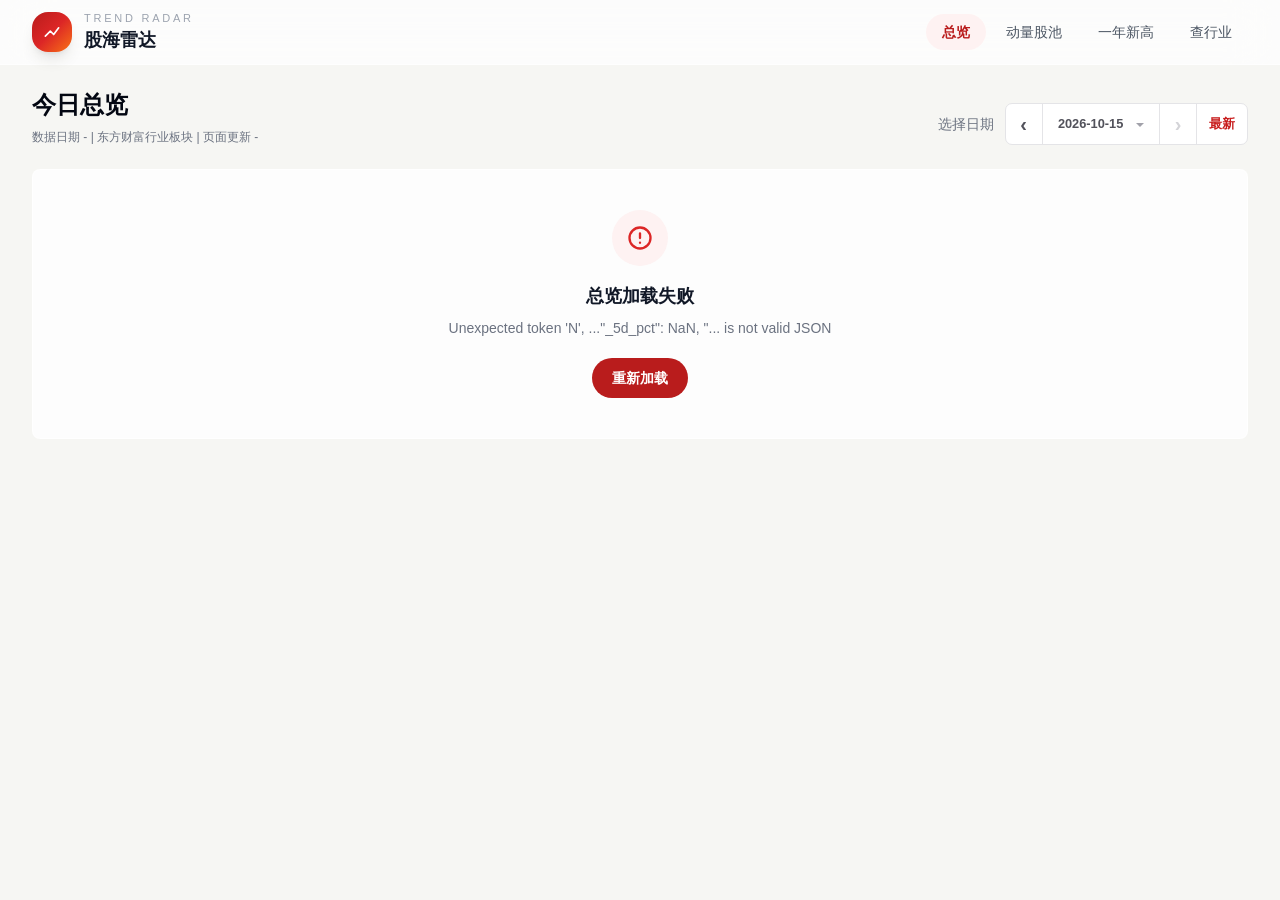
<file: index.html>
<!DOCTYPE html>
<html lang="zh-CN">
<head>
    <meta charset="UTF-8">
    <meta name="viewport" content="width=device-width, initial-scale=1.0">
    <title>股海雷达 - 总览</title>
    <link rel="icon" href="data:,">
    <script src="tailwind-runtime.js"></script>
    <style>
        :root {
            --ink: #111827;
            --muted: #6b7280;
            --paper: #fffaf3;
            --line: rgba(17, 24, 39, 0.08);
            --accent: #b91c1c;
            --accent-soft: rgba(185, 28, 28, 0.08);
            --gold: #c27c2c;
            --forest: #166534;
            --shadow-xl: 0 20px 55px rgba(17, 24, 39, 0.08);
        }

        body {
            background:
                radial-gradient(circle at top left, rgba(185, 28, 28, 0.08), transparent 35%),
                radial-gradient(circle at top right, rgba(194, 124, 44, 0.12), transparent 28%),
                linear-gradient(180deg, #fffdf8 0%, #f8f3ea 100%);
            color: var(--ink);
        }

        .shell {
            backdrop-filter: blur(20px);
            background: rgba(255, 255, 255, 0.78);
            border: 1px solid rgba(255, 255, 255, 0.7);
            box-shadow: var(--shadow-xl);
        }

        .mesh-card {
            background:
                linear-gradient(140deg, rgba(255, 255, 255, 0.96), rgba(255, 248, 240, 0.88)),
                radial-gradient(circle at top right, rgba(185, 28, 28, 0.08), transparent 30%);
        }

        .signal-card {
            background:
                linear-gradient(135deg, rgba(127, 29, 29, 0.98), rgba(185, 28, 28, 0.94)),
                radial-gradient(circle at top right, rgba(255, 255, 255, 0.18), transparent 28%);
            color: white;
        }

        .sector-card:hover,
        .sector-card-active,
        .opportunity-row:hover {
            transform: translateY(-2px);
            box-shadow: 0 16px 36px rgba(127, 29, 29, 0.12);
        }

        .loading {
            animation: pulse 1.8s cubic-bezier(0.4, 0, 0.6, 1) infinite;
        }

        @keyframes pulse {
            0%, 100% { opacity: 1; }
            50% { opacity: 0.45; }
        }

        .status-pill {
            display: inline-flex;
            align-items: center;
            gap: 0.45rem;
            padding: 0.4rem 0.8rem;
            border-radius: 9999px;
            font-size: 0.75rem;
            font-weight: 700;
        }

        .mini-bar {
            position: relative;
            overflow: hidden;
            border-radius: 9999px;
            background: rgba(17, 24, 39, 0.08);
        }

        .mini-bar > span {
            display: block;
            height: 100%;
            border-radius: 9999px;
            background: linear-gradient(90deg, #f97316, #dc2626);
        }

        .history-track {
            display: grid;
            grid-template-columns: repeat(10, minmax(0, 1fr));
            gap: 0.7rem;
            align-items: end;
            min-width: 560px;
        }

        .history-bar {
            position: relative;
            min-height: 148px;
            display: flex;
            align-items: end;
            justify-content: center;
        }

        .history-bar-fill {
            width: 100%;
            min-height: 20px;
            border-radius: 1rem 1rem 0.55rem 0.55rem;
            transition: height 0.25s ease;
        }

        .history-bar-meta {
            position: absolute;
            inset: auto 0 -2.8rem 0;
            text-align: center;
        }

        .date-selector select {
            appearance: none;
            background-image: url("data:image/svg+xml,%3csvg xmlns='http://www.w3.org/2000/svg' fill='none' viewBox='0 0 20 20'%3e%3cpath stroke='%236B7280' stroke-linecap='round' stroke-linejoin='round' stroke-width='1.5' d='M6 8l4 4 4-4'/%3e%3c/svg%3e");
            background-position: right 0.65rem center;
            background-repeat: no-repeat;
            background-size: 1.2rem 1.2rem;
        }

        .hint-wrap {
            position: relative;
            display: inline-flex;
            align-items: center;
            gap: 0.35rem;
        }

        .hint-icon {
            width: 1rem;
            height: 1rem;
            border-radius: 9999px;
            display: inline-flex;
            align-items: center;
            justify-content: center;
            font-size: 0.7rem;
            font-weight: 700;
            background: #f3f4f6;
            color: #6b7280;
            cursor: help;
            border: 0;
        }

        .hint-tip {
            position: absolute;
            left: 0;
            top: calc(100% + 0.5rem);
            width: 240px;
            padding: 0.75rem 0.9rem;
            border-radius: 0.75rem;
            background: rgba(17, 24, 39, 0.94);
            color: #f9fafb;
            font-size: 0.75rem;
            line-height: 1.5;
            box-shadow: 0 14px 32px rgba(17, 24, 39, 0.18);
            opacity: 0;
            pointer-events: none;
            transform: translateY(-4px);
            transition: opacity 0.18s ease, transform 0.18s ease;
            z-index: 20;
        }

        .hint-wrap:hover .hint-tip,
        .hint-wrap:focus-within .hint-tip {
            opacity: 1;
            transform: translateY(0);
        }
    </style>
    <link rel="stylesheet" href="app.css">
    <script src="date-nav.js" defer></script>
</head>
<body class="min-h-screen">
    <nav class="sticky top-0 z-50 border-b border-white/60 bg-white/70 backdrop-blur-xl">
        <div class="max-w-7xl mx-auto px-4 sm:px-6 lg:px-8">
            <div class="h-16 flex items-center justify-between">
                <div class="flex items-center gap-3">
                    <div class="h-10 w-10 rounded-2xl bg-gradient-to-br from-red-700 via-red-600 to-orange-500 flex items-center justify-center text-white shadow-lg">
                        <svg class="w-5 h-5" fill="none" stroke="currentColor" viewBox="0 0 24 24">
                            <path stroke-linecap="round" stroke-linejoin="round" stroke-width="2" d="M4 17l6-6 4 4 6-8"></path>
                        </svg>
                    </div>
                    <div>
                        <p class="hidden sm:block text-[11px] uppercase tracking-[0.25em] text-gray-400">Trend Radar</p>
                        <p class="text-lg font-semibold text-gray-900">股海雷达</p>
                    </div>
                </div>
                <div class="flex items-center gap-1 text-sm">
                    <button class="px-4 py-2 rounded-full bg-red-50 text-red-700 font-semibold">总览</button>
                    <a id="navMomentumLink" href="momentum.html" class="px-4 py-2 rounded-full text-gray-600 hover:bg-gray-100">动量股池</a>
                    <a id="navNewhighLink" href="newhigh.html" class="px-4 py-2 rounded-full text-gray-600 hover:bg-gray-100">一年新高</a>
                    <button onclick="document.getElementById('stockSearch').scrollIntoView({behavior:'smooth'})" class="px-4 py-2 rounded-full text-gray-600 hover:bg-gray-100">查行业</button>
                </div>
            </div>
        </div>
    </nav>

    <main class="max-w-7xl mx-auto px-4 sm:px-6 lg:px-8 py-8">
        <section class="mb-6">
            <div class="flex flex-col sm:flex-row sm:items-end sm:justify-between gap-4">
                <div>
                    <h1 class="text-2xl font-semibold text-gray-950">今日总览</h1>
                    <p id="pageMeta" class="mt-2 text-xs text-gray-500">数据日期 - | 东方财富行业板块 | 页面更新 -</p>
                </div>
                <div class="date-selector flex items-center gap-3">
                    <label for="dateSelect" class="text-sm font-medium text-gray-500">选择日期</label>
                    <select id="dateSelect" onchange="onDateChange(this.value)" disabled class="rounded-2xl border border-gray-200 bg-white px-4 py-3 pr-10 text-sm font-medium text-gray-700 shadow-sm focus:outline-none focus:ring-4 focus:ring-red-100 focus:border-red-300">
                        <option value="">加载中...</option>
                    </select>
                </div>
            </div>
        </section>

        <div id="loadingState" class="text-center py-20">
            <div class="inline-block loading rounded-full h-10 w-10 border-b-2 border-red-700"></div>
            <p class="mt-4 text-gray-500">正在组合趋势环境、板块动量和机会个股...</p>
        </div>

        <div id="errorState" class="hidden shell rounded-[2rem] p-10 text-center">
            <div class="mx-auto mb-4 h-14 w-14 rounded-full bg-red-50 text-red-600 flex items-center justify-center">
                <svg class="w-7 h-7" fill="none" stroke="currentColor" viewBox="0 0 24 24">
                    <path stroke-linecap="round" stroke-linejoin="round" stroke-width="2" d="M12 8v4m0 4h.01M21 12a9 9 0 11-18 0 9 9 0 0118 0z"></path>
                </svg>
            </div>
            <p class="text-lg font-semibold text-gray-900">总览加载失败</p>
            <p id="errorMessage" class="mt-2 text-sm text-gray-500"></p>
            <button onclick="loadDashboard()" class="mt-5 rounded-full bg-red-700 px-5 py-2.5 text-sm font-semibold text-white hover:bg-red-800">重新加载</button>
        </div>

        <div id="content" class="hidden space-y-8">
            <section class="space-y-5">
                <div class="focus-panel p-6 sm:p-7">
                    <div class="flex flex-col lg:flex-row lg:items-start lg:justify-between gap-5">
                        <div class="max-w-3xl">
                            <p class="focus-label">今日结论</p>
                            <h2 id="headline" class="mt-3 text-2xl sm:text-3xl font-semibold leading-tight text-gray-950">-</h2>
                            <p id="headlineSummary" class="mt-3 text-sm sm:text-base leading-7 text-gray-600">-</p>
                        </div>
                        <div class="flex flex-wrap lg:justify-end gap-2">
                            <span id="marketStatus" class="status-pill bg-gray-100 text-gray-700">-</span>
                            <span id="operationTone" class="status-pill bg-red-50 text-red-700">-</span>
                        </div>
                    </div>

                    <div class="mt-6 grid grid-cols-2 lg:grid-cols-4 border-t border-gray-200">
                        <div class="market-metric">
                            <p class="focus-label">两市成交额</p>
                            <p id="totalMarketAmount" class="focus-value">-</p>
                            <p id="totalMarketAmountCompare" class="market-meta">-</p>
                        </div>
                        <div class="market-metric">
                            <p class="focus-label">两市成交量</p>
                            <p id="totalMarketVolume" class="focus-value">-</p>
                            <p id="totalMarketVolumeCompare" class="market-meta">-</p>
                        </div>
                        <div class="market-metric">
                            <p class="focus-label">市场宽度</p>
                            <p id="breadthCount" class="focus-value">-</p>
                            <p id="breadthHint" class="market-meta">-</p>
                        </div>
                        <div class="market-metric">
                            <p class="focus-label">250日新高 / 新低</p>
                            <p id="newHighCount" class="focus-value">-</p>
                            <p id="newHighRatio" class="market-meta">-</p>
                        </div>
                    </div>
                </div>

                <div class="shell overflow-hidden market-board">
                    <div class="px-5 py-4 border-b border-gray-200">
                        <h2 class="text-base font-semibold text-gray-950">大盘表现</h2>
                        <p class="mt-1 text-xs text-gray-500">上证、创业板、科创50的涨跌与量能变化</p>
                    </div>
                    <div id="marketIndexRows" class="divide-y divide-gray-100"></div>
                    <details class="data-note border-t border-gray-200 px-5 py-4 sm:px-6">
                        <summary>查看大盘解读与观察条件</summary>
                        <div class="market-analysis-grid mt-4">
                            <div>
                                <p class="focus-label">判断依据</p>
                                <p id="marketAnalysis" class="mt-2 text-sm leading-7 text-gray-700">-</p>
                            </div>
                            <div class="market-watch">
                                <p class="focus-label">接下来观察</p>
                                <p id="marketWatch" class="mt-2 text-sm leading-7 text-gray-700">-</p>
                            </div>
                        </div>
                    </details>
                </div>

                <div class="hidden" aria-hidden="true">
                    <span id="marketStatusDesc"></span><span id="strengthBar"></span><span id="strengthScore"></span>
                    <span id="sampleUniversePill"></span><span id="intersectionPill"></span><span id="actionSummary"></span>
                    <span id="netNewHigh"></span><span id="trendDays"></span><span id="mainLineCount"></span>
                    <span id="warningCount"></span><span id="opportunityCount"></span><span id="opportunityHint"></span>
                    <span id="tradeDateBadge"></span><span id="step1"></span><span id="step2"></span>
                    <span id="step3"></span><span id="riskHint"></span>
                </div>
            </section>

            <section class="grid grid-cols-1 xl:grid-cols-[1.15fr_0.85fr] items-start gap-6">
                <div class="shell rounded-[2rem] p-6 sm:p-7">
                    <div class="flex items-center justify-between gap-4 mb-6">
                        <div>
                            <p class="text-xs uppercase tracking-[0.3em] text-gray-400 font-semibold">板块入口</p>
                            <h2 class="mt-2 text-2xl font-semibold text-gray-950">选一个方向，再看确认名单</h2>
                            <p class="mt-2 text-sm text-gray-500">这里只负责切换方向，不负责逻辑和买点判断。</p>
                        </div>
                        <a id="sectorDetailLink" href="momentum.html" class="text-sm font-semibold text-red-700 hover:text-red-800">看完整板块榜单</a>
                    </div>
                    <div id="sectorGrid" class="grid md:grid-cols-2 gap-4"></div>
                </div>

                <div class="shell rounded-[2rem] p-6 sm:p-7">
                    <div class="flex items-center justify-between gap-4 mb-6">
                        <div>
                            <p id="opportunitySectionLabel" class="text-xs uppercase tracking-[0.3em] text-gray-400 font-semibold">确认名单</p>
                            <h2 id="opportunityTitle" class="mt-2 text-2xl font-semibold text-gray-950">只看已经被市场确认的票</h2>
                            <p id="opportunitySubtitle" class="mt-2 text-sm text-gray-500">不选板块时看全市场确认名单，选板块后只看该板块。</p>
                        </div>
                        <a id="opportunityDetailLink" href="newhigh.html" class="text-sm font-semibold text-red-700 hover:text-red-800">看完整新高列表</a>
                    </div>
                    <div class="mb-4 grid grid-cols-3 gap-1 rounded-lg bg-gray-100 p-1" role="group" aria-label="机会类型">
                        <button id="bucketMainline" type="button" onclick="setOpportunityBucket('mainline')" class="opportunity-tab" aria-pressed="true">主线确认 <span id="bucketMainlineCount">0</span></button>
                        <button id="bucketFrontRunner" type="button" onclick="setOpportunityBucket('front_runner')" class="opportunity-tab" aria-pressed="false">前排升温 <span id="bucketFrontRunnerCount">0</span></button>
                        <button id="bucketWarning" type="button" onclick="setOpportunityBucket('warning')" class="opportunity-tab" aria-pressed="false">高潮警惕 <span id="bucketWarningCount">0</span></button>
                    </div>
                    <div class="mb-5 flex flex-wrap items-center justify-between gap-3 rounded-lg bg-gray-50 px-4 py-3">
                        <p id="selectedSectorLabel" class="text-sm text-gray-600">当前：全市场确认名单</p>
                        <button
                            id="clearSectorFilter"
                            type="button"
                            onclick="clearSectorSelection()"
                            class="hidden rounded-full border border-gray-200 bg-white px-3 py-1.5 text-xs font-semibold text-gray-600 transition hover:border-red-200 hover:text-red-700"
                        >
                            看全部确认名单
                        </button>
                    </div>
                    <div id="opportunityList" class="space-y-4"></div>
                </div>
            </section>

            <details id="stockSearch" class="data-note py-4">
                <summary>查询股票所属东财行业</summary>
                <div class="mt-4 flex flex-col sm:flex-row sm:items-center gap-3">
                    <input id="stockCodeInput" type="text" placeholder="输入6位股票代码"
                           oninput="onStockCodeInput(this.value)"
                           class="w-48 rounded-lg border border-gray-200 bg-white px-4 py-2.5 text-sm focus:outline-none focus:ring-2 focus:ring-red-100"
                           maxlength="8">
                    <div id="stockIndustryResult" class="min-w-[140px] rounded-lg bg-red-50 border border-red-100 px-4 py-2.5 text-center">
                        <span class="text-sm text-gray-400">等待输入</span>
                    </div>
                </div>
            </details>

        </div>
    </main>

    <script>
        const isLocalhost = window.location.hostname === 'localhost' || window.location.hostname === '127.0.0.1';
        const isFileProtocol = window.location.protocol === 'file:';
        const isGitHubPages = window.location.hostname.includes('github.io');
        const isBackendApi = isLocalhost && !isFileProtocol && window.location.port === '8000';

        let DATA_BASE;
        if (isBackendApi) {
            DATA_BASE = 'http://localhost:8000';
        } else if (isGitHubPages) {
            const pathParts = window.location.pathname.split('/');
            if (pathParts[pathParts.length - 1].endsWith('.html')) {
                pathParts.pop();
            }
            const basePath = pathParts.join('/');
            DATA_BASE = basePath + (basePath.endsWith('/') ? 'data' : '/data');
        } else {
            DATA_BASE = './data';
        }

        let availableDates = [];
        let currentDate = null;
        let currentMomentumPayload = null;
        let currentSectorStabilityMap = new Map();
        let currentOpportunityState = null;
        let currentSignalSnapshot = null;
        let selectedSectorName = null;
        let currentOpportunityBucket = 'mainline';
        let currentMarketIsCautious = false;
        const pageParams = new URLSearchParams(window.location.search);
        let requestedSectorName = pageParams.get('sector') || '';

        function formatDate(dateStr) {
            if (!dateStr) return '';
            if (dateStr.length === 8) {
                return `${dateStr.slice(0, 4)}-${dateStr.slice(4, 6)}-${dateStr.slice(6, 8)}`;
            }
            return dateStr;
        }

        function formatPercent(value, digits = 2) {
            const num = Number(value || 0);
            return `${num >= 0 ? '+' : ''}${num.toFixed(digits)}%`;
        }

        function formatYi(valueWan) {
            return (Number(valueWan || 0) / 10000).toFixed(1);
        }

        function formatMarketAmount(value) {
            const amount = Number(value || 0);
            if (amount <= 0) return '-';
            if (amount >= 1000000000000) return `${(amount / 1000000000000).toFixed(2)}万亿`;
            return `${(amount / 100000000).toFixed(amount >= 100000000000 ? 0 : 1)}亿`;
        }

        function formatMarketVolume(value) {
            const volume = Number(value || 0);
            return volume > 0 ? `${(volume / 100000000).toFixed(1)}亿股` : '-';
        }

        function changeClass(value) {
            const number = Number(value || 0);
            if (number > 0.001) return 'change-up';
            if (number < -0.001) return 'change-down';
            return 'change-flat';
        }

        function compareText(yesterday, average) {
            if (yesterday === undefined || average === undefined) return '暂无历史比较';
            return `较昨日 ${formatPercent(yesterday, 1)} · 较5日 ${formatPercent(average, 1)}`;
        }

        function renderVolumeSpark(history = []) {
            const amounts = history.map((item) => Number(item.amount || 0));
            const maxAmount = Math.max(...amounts, 1);
            return `<div class="volume-spark" title="最近5个交易日成交额">${amounts.map((amount) => {
                const height = Math.max(15, Math.round(amount / maxAmount * 100));
                return `<span style="height:${height}%"></span>`;
            }).join('')}</div>`;
        }

        function escapeHtml(value) {
            return String(value ?? '')
                .replace(/&/g, '&amp;')
                .replace(/</g, '&lt;')
                .replace(/>/g, '&gt;')
                .replace(/"/g, '&quot;');
        }

        function escapeJsSingleQuoted(value) {
            return String(value ?? '')
                .replace(/\\/g, '\\\\')
                .replace(/'/g, "\\'");
        }

        function getAmountYi(stock) {
            return Number(formatYi(stock?.amount || 0));
        }

        function getTurnoverRatio(stock) {
            return Number(stock?.turnover_ratio || 0);
        }

        function getMarketPhase(marketStats = {}) {
            return marketStats.market_phase || marketStats.overall_trend_status || marketStats.market_status || '趋势观察';
        }

        function formatGeneratedAt(value) {
            if (!value) return '-';
            const date = new Date(value);
            if (Number.isNaN(date.getTime())) return value;
            return `${date.getFullYear()}-${String(date.getMonth() + 1).padStart(2, '0')}-${String(date.getDate()).padStart(2, '0')} ${String(date.getHours()).padStart(2, '0')}:${String(date.getMinutes()).padStart(2, '0')}`;
        }

        function buildDataStatus(payload) {
            const quality = payload?.data_quality || {};
            const status = quality.market_close_complete === false ? '盘中快照' : '完整收盘';
            const coverage = Number(quality.stock_coverage_pct || 0);
            const coverageText = coverage > 0 ? ` · 覆盖 ${coverage.toFixed(1)}%` : '';
            return `${status} · 生成 ${formatGeneratedAt(payload?.generated_at || quality.generated_at)}${coverageText}`;
        }

        function syncPageQuery() {
            const params = new URLSearchParams(window.location.search);
            if (currentDate) params.set('date', currentDate);
            else params.delete('date');
            if (selectedSectorName) params.set('sector', selectedSectorName);
            else params.delete('sector');
            const query = params.toString();
            const nextUrl = `${window.location.pathname}${query ? `?${query}` : ''}${window.location.hash || ''}`;
            window.history.replaceState({}, '', nextUrl);
        }

        function buildPageHref(page) {
            const params = new URLSearchParams();
            if (currentDate) params.set('date', currentDate);
            if (selectedSectorName) params.set('sector', selectedSectorName);
            const query = params.toString();
            return query ? `${page}?${query}` : page;
        }

        function updateCrossPageLinks() {
            syncPageQuery();
            const momentumHref = buildPageHref('momentum.html');
            const newhighHref = buildPageHref('newhigh.html');
            document.getElementById('navMomentumLink').href = momentumHref;
            document.getElementById('sectorDetailLink').href = momentumHref;
            document.getElementById('navNewhighLink').href = newhighHref;
            document.getElementById('opportunityDetailLink').href = newhighHref;
        }

        async function fetchJson(url) {
            const response = await fetch(url, {
                method: 'GET',
                headers: { 'Accept': 'application/json' }
            });
            if (!response.ok) {
                throw new Error(`HTTP ${response.status}: ${response.statusText}`);
            }
            return response.json();
        }

        async function fetchAvailableDates() {
            const cacheBuster = `?_=${Date.now()}`;
            if (isBackendApi) {
                const result = await fetchJson(`${DATA_BASE}/api/dates${cacheBuster}`);
                return (result.dates || []).sort((a, b) => b.localeCompare(a));
            }
            const result = await fetchJson(`${DATA_BASE}/dates.json${cacheBuster}`);
            return (result.dates || []).sort((a, b) => b.localeCompare(a));
        }

        function getDataUrl(kind, date) {
            if (isBackendApi) {
                return `${DATA_BASE}/api/${kind}/${date}`;
            }
            if (isGitHubPages) {
                return `${DATA_BASE}/${date}/${kind}.json`;
            }
            return `./data/${date}/${kind}.json`;
        }

        async function initDateSelector() {
            const select = document.getElementById('dateSelect');
            select.disabled = true;
            select.innerHTML = '<option value="">加载中...</option>';
            availableDates = await fetchAvailableDates();
            select.innerHTML = '';

            if (!availableDates.length) {
                select.innerHTML = '<option value="">无可用日期</option>';
                return;
            }

            availableDates.forEach((date) => {
                const option = document.createElement('option');
                option.value = date;
                option.textContent = formatDate(date);
                select.appendChild(option);
            });

            // 每次打开页面都从最新可用交易日开始，避免旧链接中的 date 参数锁定历史日期。
            const initialDate = availableDates[0];
            currentDate = initialDate;
            select.value = currentDate;
            select.disabled = false;
            syncPageQuery();
        }

        function onDateChange(date) {
            if (!date || date === currentDate) return;
            currentDate = date;
            loadDashboard();
        }

        function getHistoryDates(date, count = 5) {
            const index = availableDates.indexOf(date);
            if (index === -1) return [];
            return availableDates.slice(index, index + count);
        }

        function getStatusTone(status) {
            if (status === '趋势活跃') {
                return {
                    pill: 'bg-red-50 text-red-700',
                    action: '环境很顺，可以积极聚焦主线，但依然只做最强方向里的确认型机会。',
                    risk: '最容易犯的错不是没看到机会，而是看到主线就一路追价。保持“强板块 + 形态确认”的纪律。'
                };
            }
            if (status === '趋势可做') {
                return {
                    pill: 'bg-amber-50 text-amber-700',
                    action: '环境是正的，但不是全面高潮。更适合做主线板块里的回踩确认、放量突破和连续新高。',
                    risk: '别把全部新高股都当成机会。优先做板块共振，其次看成交和连续性。'
                };
            }
            if (status === '单日脉冲') {
                return {
                    pill: 'bg-orange-50 text-orange-700',
                    action: '今天像强修复日，先把注意力放到主线确认名单，等后面两三天确认扩散再提高强度。',
                    risk: '单日爆量不等于趋势全面打开。没有持续净新高和板块延续时，不要把修复日当成主升日。'
                };
            }
            if (status === '趋势观察') {
                return {
                    pill: 'bg-slate-100 text-slate-700',
                    action: '环境偏中性，先观察板块是否持续扩散，再决定是否提高出手频率。',
                    risk: '这时候最容易被单日脉冲误导。板块如果没有持续性，就不要因为榜单漂亮就追。'
                };
            }
            return {
                pill: 'bg-gray-100 text-gray-700',
                action: '环境偏谨慎，以观察为主，只记录最强方向，不要把弱环境下的局部强势理解为全面趋势。',
                risk: '弱环境里，新高股更容易变成孤立表演。先降频，等净新高重新回暖。'
            };
        }

        function getIndexTone(status) {
            if (status === '强确认') return '指数强确认';
            if (status === '确认') return '指数已确认';
            if (status === '弱确认') return '指数弱确认';
            return '指数未确认';
        }

        function buildSectorStabilityMap(historyPayloads) {
            const map = new Map();
            historyPayloads.forEach((payload, snapshotIndex) => {
                (payload.data || []).forEach((sector) => {
                    const prev = map.get(sector.sector_name) || {
                        top10Days: 0,
                        mainlineDays: 0,
                        warningDays: 0,
                        ranks: [],
                        scores: []
                    };
                    if ((sector.rank || 99) <= 10) prev.top10Days += 1;
                    if (sector.is_main_line) prev.mainlineDays += 1;
                    if (sector.is_warning) prev.warningDays += 1;
                    prev.ranks.push({ snapshotIndex, rank: sector.rank || 99 });
                    prev.scores.push(sector.momentum_score || 0);
                    map.set(sector.sector_name, prev);
                });
            });

            const result = new Map();
            map.forEach((value, key) => {
                const oldestRank = value.ranks[value.ranks.length - 1]?.rank || value.ranks[0]?.rank || 99;
                const newestRank = value.ranks[0]?.rank || 99;
                const rankChange = oldestRank - newestRank;
                const avgScore = value.scores.reduce((sum, score) => sum + score, 0) / value.scores.length;
                let label = '今日活跃';
                let note = `最近5日进入前十 ${value.top10Days} 次`;

                if (value.top10Days >= 4) {
                    label = '连续强势';
                    note = `最近5日有 ${value.top10Days} 天在前十`;
                } else if (rankChange >= 5) {
                    label = '趋势升温';
                    note = `较5日前提升 ${rankChange} 名`;
                } else if (value.warningDays >= 2) {
                    label = '高潮警惕';
                    note = `最近5日有 ${value.warningDays} 天处于预警区`;
                } else if (value.mainlineDays >= 3) {
                    label = '持续主线';
                    note = `最近5日有 ${value.mainlineDays} 天属于主线`;
                }

                result.set(key, {
                    ...value,
                    label,
                    note,
                    rankChange,
                    avgScore: Number(avgScore.toFixed(2))
                });
            });
            return result;
        }

        function buildOpportunityList(newhighPayload, momentumPayload, sectorStabilityMap) {
            const sectorMap = new Map((momentumPayload.data || []).map((sector) => [sector.sector_name, sector]));
            const list = [];

            (newhighPayload.sectors || []).forEach((sectorGroup) => {
                (sectorGroup.stocks || []).forEach((stock) => {
                    const sectorName = sectorGroup.sector_name || sectorGroup.name;
                    const sector = sectorMap.get(sectorName);
                    list.push({
                        ...stock,
                        sector_name: sectorName,
                        sector,
                        stability: sectorStabilityMap.get(sectorName)
                    });
                });
            });

            const sortStocks = (stocks) => [...stocks].sort((a, b) => {
                const sectorRankGap = Number(a.sector?.rank || 99) - Number(b.sector?.rank || 99);
                if (sectorRankGap !== 0) return sectorRankGap;

                const consecutiveGap = Number(b.consecutive_new_high_days || b.consecutive_days || 1) - Number(a.consecutive_new_high_days || a.consecutive_days || 1);
                if (consecutiveGap !== 0) return consecutiveGap;

                const amountGap = getAmountYi(b) - getAmountYi(a);
                if (Math.abs(amountGap) > 0.01) return amountGap;

                return Number(b.change_pct || b.change || 0) - Number(a.change_pct || a.change || 0);
            });

            const rankedAll = sortStocks(list);
            const mainline = sortStocks(list.filter((stock) => stock.sector?.is_main_line && !stock.sector?.is_warning));
            const frontRunner = sortStocks(list.filter((stock) => !stock.sector?.is_main_line && !stock.sector?.is_warning && Number(stock.sector?.rank || 99) <= 12));
            const warning = sortStocks(list.filter((stock) => stock.sector?.is_warning));
            const observation = sortStocks(list.filter((stock) => !mainline.includes(stock) && !frontRunner.includes(stock) && !warning.includes(stock)));
            const buckets = { mainline, front_runner: frontRunner, warning, observation };
            const source = mainline.length ? mainline : frontRunner.length ? frontRunner : rankedAll;

            return {
                allList: rankedAll,
                buckets,
                preferredList: mainline,
                intersectionList: mainline,
                list: source,
                preferredCount: mainline.length,
                intersectionCount: mainline.length,
                mainlineCount: mainline.length,
                frontRunnerCount: frontRunner.length,
                warningCount: warning.length,
            };
        }

        function getFilteredOpportunityState(opportunityState, sectorName) {
            if (!opportunityState) {
                return {
                    list: [],
                    preferredCount: 0,
                    intersectionCount: 0,
                    selectedCount: 0,
                    selectedSectorName: null
                };
            }

            const bucketList = opportunityState.buckets?.[currentOpportunityBucket] || [];
            if (!sectorName) {
                return {
                    ...opportunityState,
                    list: bucketList,
                    selectedCount: bucketList.length,
                    sectorTotalCount: opportunityState.allList?.length || 0,
                    strongSignalCount: opportunityState.mainlineCount || 0,
                    selectedSectorName: null
                };
            }

            const sectorAll = bucketList.filter((stock) => stock.sector_name === sectorName);

            return {
                ...opportunityState,
                list: sectorAll,
                preferredCount: sectorAll.length,
                intersectionCount: sectorAll.length,
                selectedCount: sectorAll.length,
                sectorTotalCount: sectorAll.length,
                strongSignalCount: sectorAll.length,
                selectedSectorName: sectorName
            };
        }

        function renderSelectionNarrative(filteredState) {
            if (!currentSignalSnapshot) return;
            document.getElementById('headline').textContent = currentSignalSnapshot.headline;
            document.getElementById('headlineSummary').textContent = currentSignalSnapshot.headlineSummary;
            document.getElementById('opportunityHint').textContent = currentSignalSnapshot.opportunityHint;
            document.getElementById('step2').textContent = currentSignalSnapshot.step2;
            document.getElementById('step3').textContent = currentSignalSnapshot.step3;
        }

        function renderSignalSection(newhighPayload, momentumPayload, opportunityState) {
            const marketStats = newhighPayload.market_stats || {};
            const marketOverview = newhighPayload.market_overview || {};
            const totalMarket = marketOverview.total_market || {};
            const marketComparisonAvailable = totalMarket.comparison_coverage_valid !== false;
            const marketPhase = getMarketPhase(marketStats);
            currentMarketIsCautious = marketPhase === '趋势谨慎';
            const tone = getStatusTone(marketPhase);
            const indexStatus = marketStats.index_confirmation_status || '未确认';
            const topSector = (momentumPayload.data || [])[0];
            const opportunities = opportunityState.list || [];
            const effectiveUniverse = marketStats.total_universe || newhighPayload.history_eligible_stocks || newhighPayload.universe_size || 0;
            const fallbackHeadline = topSector ? `今天先看 ${topSector.sector_name}` : '先看环境，再找方向';
            const fallbackSummary = `今天是 ${marketPhase}。指数端 ${getIndexTone(indexStatus)}。当前先看 ${topSector?.sector_name || '主线方向'}，再回到新高页确认强票。`;
            const headline = marketOverview.headline || fallbackHeadline;
            const summary = marketOverview.headline_summary || fallbackSummary;

            document.getElementById('headline').textContent = headline;
            document.getElementById('headlineSummary').textContent = summary;
            document.getElementById('marketStatus').textContent = marketOverview.market_status || marketPhase;
            const primaryMarketStatus = marketOverview.market_status || marketPhase;
            document.getElementById('marketStatus').className = `status-pill ${['趋势可做', '趋势活跃'].includes(primaryMarketStatus) ? 'bg-red-50 text-red-700' : primaryMarketStatus === '趋势谨慎' ? 'bg-gray-100 text-gray-700' : 'bg-amber-50 text-amber-700'}`;
            const participationLevel = marketOverview.participation_level || marketOverview.operation_tone || tone.action.split('，')[0];
            document.getElementById('operationTone').textContent = `参与档位：${participationLevel}`;
            document.getElementById('marketStatusDesc').textContent = `${marketStats.market_phase_desc || marketStats.market_status_desc || '-'} | ${getIndexTone(indexStatus)}`;
            document.getElementById('strengthScore').textContent = marketStats.strength_score || 0;
            document.getElementById('strengthBar').style.width = `${marketStats.strength_score || 0}%`;
            document.getElementById('sampleUniversePill').textContent = `可计算样本 ${effectiveUniverse} / 全市场 ${newhighPayload.universe_size || effectiveUniverse}`;
            document.getElementById('intersectionPill').textContent = `主线确认 ${opportunityState.mainlineCount || 0} | 前排升温 ${opportunityState.frontRunnerCount || 0} | 高潮警惕 ${opportunityState.warningCount || 0}`;
            document.getElementById('actionSummary').textContent = topSector
                ? `${marketPhase}，先看 ${topSector.sector_name}，再去新高页确认。`
                : `${marketPhase}，先看趋势扩散，再决定要不要出手。`;
            document.getElementById('totalMarketAmount').textContent = formatMarketAmount(totalMarket.amount);
            document.getElementById('totalMarketAmountCompare').textContent = marketComparisonAvailable
                ? compareText(totalMarket.amount_change_pct, totalMarket.amount_vs_5d_pct)
                : '样本覆盖不足，暂停比较';
            document.getElementById('totalMarketVolume').textContent = formatMarketVolume(totalMarket.volume);
            document.getElementById('totalMarketVolumeCompare').textContent = marketComparisonAvailable
                ? compareText(totalMarket.volume_change_pct, totalMarket.volume_vs_5d_pct)
                : '样本覆盖不足，暂停比较';
            document.getElementById('breadthCount').innerHTML = `<span class="change-up">${totalMarket.advance_count ?? '-'}</span> / <span class="change-down">${totalMarket.decline_count ?? '-'}</span>`;
            document.getElementById('breadthHint').textContent = `上涨 / 下跌 · 平盘 ${totalMarket.flat_count ?? '-'}`;
            document.getElementById('newHighCount').textContent = `${marketStats.new_high_count || 0} / ${marketStats.new_low_count || 0}`;
            document.getElementById('newHighRatio').textContent = `可计算 ${effectiveUniverse} / 全市场 ${newhighPayload.universe_size || effectiveUniverse} | 占比 ${(marketStats.new_high_ratio || 0).toFixed(2)}%`;
            document.getElementById('netNewHigh').textContent = marketStats.net_new_high ?? 0;
            document.getElementById('trendDays').textContent = `连续 ${marketStats.trend_days || 0} 天净新高为正`;
            document.getElementById('mainLineCount').textContent = (momentumPayload.data || []).filter((item) => item.is_main_line && !item.is_warning).length;
            document.getElementById('warningCount').textContent = `高潮警惕 ${(momentumPayload.data || []).filter((item) => item.is_warning).length} 个`;
            document.getElementById('opportunityCount').textContent = opportunities.length;
            document.getElementById('opportunityHint').textContent = `主线确认 ${opportunityState.mainlineCount || 0} · 前排升温 ${opportunityState.frontRunnerCount || 0} · 高潮警惕 ${opportunityState.warningCount || 0}`;
            document.getElementById('tradeDateBadge').textContent = formatDate(newhighPayload.trade_date || currentDate);
            document.getElementById('step1').textContent = `先看环境：今天相位 ${marketPhase}，指数端 ${getIndexTone(indexStatus)}。${tone.action}`;
            document.getElementById('step2').textContent = `再看方向：优先跟踪动量榜前排。今天前排核心是 ${topSector?.sector_name || '暂无'}。`;
            document.getElementById('step3').textContent = '最后看确认：只看已经创出新高、且处在主线方向里的票。逻辑和买点不在这页判断。';
            document.getElementById('riskHint').textContent = '这页只做发现，不替代逻辑判断、买点判断和持仓管理。';
            document.getElementById('marketAnalysis').textContent = marketOverview.analysis_summary || summary;
            document.getElementById('marketWatch').textContent = marketOverview.watch_text || '关注指数、量能与市场广度能否形成同向确认。';
            const indexRows = document.getElementById('marketIndexRows');
            const indices = marketOverview.indices || [];
            indexRows.innerHTML = indices.length ? indices.map((item) => `
                <div class="market-index-row">
                    <div class="market-index-identity">
                        <p class="font-semibold text-gray-900">${escapeHtml(item.name)}</p>
                        <p class="mt-1 text-xs text-gray-400">${escapeHtml(item.turnover_label || '')}</p>
                    </div>
                    <div class="market-index-quote">
                        <p class="font-medium text-gray-900">${Number(item.close || 0).toFixed(2)}</p>
                        <p class="mt-1 font-semibold ${changeClass(item.daily_change_pct)}">${formatPercent(item.daily_change_pct, 2)}</p>
                    </div>
                    <div class="market-index-stats">
                        <div class="market-index-stat">
                            <span>成交额 / 量</span>
                            <strong>${formatMarketAmount(item.amount)} / ${formatMarketVolume(item.volume)}</strong>
                        </div>
                        <div class="market-index-stat">
                            <span>较昨日</span>
                            <strong><i class="${changeClass(item.amount_change_pct)}">额 ${formatPercent(item.amount_change_pct, 1)}</i> · <i class="${changeClass(item.volume_change_pct)}">量 ${formatPercent(item.volume_change_pct, 1)}</i></strong>
                        </div>
                        <div class="market-index-stat">
                            <span>较5日均值</span>
                            <strong><i class="${changeClass(item.amount_vs_5d_pct)}">额 ${formatPercent(item.amount_vs_5d_pct, 1)}</i> · <i class="${changeClass(item.volume_vs_5d_pct)}">量 ${formatPercent(item.volume_vs_5d_pct, 1)}</i></strong>
                        </div>
                    </div>
                    <div class="market-index-spark">${renderVolumeSpark(item.history || [])}</div>
                </div>
            `).join('') : '<div class="px-5 py-8 text-center text-gray-400">该日期暂未生成完整量价数据</div>';
            document.getElementById('pageMeta').textContent = `数据日期 ${formatDate(newhighPayload.trade_date || currentDate)} | 东方财富行业板块 | ${buildDataStatus(newhighPayload)}`;
            currentSignalSnapshot = {
                headline,
                headlineSummary: summary,
                opportunityHint: `主线确认 ${opportunityState.mainlineCount || 0} · 前排升温 ${opportunityState.frontRunnerCount || 0} · 高潮警惕 ${opportunityState.warningCount || 0}`,
                step2: `再看板块：优先跟踪动量榜前排。今天前排核心是 ${topSector?.sector_name || '暂无'}。`,
                step3: '最后看确认：只看已经创出新高、且处在主线方向里的票。'
            };
            updateCrossPageLinks();
        }

        function renderSectorGrid(momentumPayload, sectorStabilityMap) {
            const sectorLimit = window.matchMedia('(max-width: 640px)').matches ? 3 : 4;
            const sectors = (momentumPayload.data || []).slice(0, sectorLimit);
            const grid = document.getElementById('sectorGrid');
            if (!sectors.length) {
                grid.innerHTML = '<p class="text-sm text-gray-500">暂无板块数据</p>';
                return;
            }

            grid.innerHTML = sectors.map((sector) => {
                const stability = sectorStabilityMap.get(sector.sector_name);
                const sectorAllCount = (currentOpportunityState?.allList || []).filter((stock) => stock.sector_name === sector.sector_name).length;
                const toneClass = sector.is_warning ? 'bg-red-50 text-red-700' : sector.is_main_line ? 'bg-amber-50 text-amber-700' : 'bg-gray-100 text-gray-700';
                const rankText = sector.rank_change > 0 ? `较前期上升 ${sector.rank_change} 名` : sector.rank_change < 0 ? `较前期回落 ${Math.abs(sector.rank_change)} 名` : '排名基本稳定';
                const isSelected = selectedSectorName === sector.sector_name;
                const articleClass = isSelected
                    ? 'sector-card sector-card-active transition-all duration-200 rounded-[1.6rem] border border-red-200 bg-red-50/50 p-5 ring-2 ring-red-100 cursor-pointer'
                    : 'sector-card transition-all duration-200 rounded-[1.6rem] border border-[var(--line)] bg-white p-5 cursor-pointer';
                const sectorName = escapeHtml(sector.sector_name);
                const sectorNameJs = escapeJsSingleQuoted(sector.sector_name);
                return `
                    <article class="${articleClass}" onclick="selectSector('${sectorNameJs}')">
                        <div class="flex items-start justify-between gap-4">
                            <div>
                                <p class="text-xs uppercase tracking-[0.2em] text-gray-400">No.${sector.rank}</p>
                                <h3 class="mt-2 text-xl font-semibold text-gray-950">${sectorName}</h3>
                            </div>
                            <span class="status-pill ${toneClass}">${sector.momentum_state_label || stability?.label || '今日活跃'}</span>
                        </div>
                        <div class="mt-4 grid grid-cols-3 gap-3 text-sm">
                            <div>
                                <p class="text-gray-400">动量分值</p>
                                <p class="mt-1 text-lg font-semibold text-red-700">${sector.momentum_score.toFixed(2)}</p>
                            </div>
                            <div>
                                <p class="text-gray-400">上榜占比</p>
                                <p class="mt-1 text-lg font-semibold text-gray-900">${sector.listed_ratio}%</p>
                            </div>
                            <div>
                                <p class="text-gray-400">强股20日均涨幅</p>
                                <p class="mt-1 text-lg font-semibold text-gray-900">${formatPercent(sector.avg_return_20d, 1)}</p>
                            </div>
                        </div>
                        <div class="mt-4 flex items-center justify-between text-xs text-gray-500">
                            <span>上榜 ${sector.listed_count} / ${sector.total_count}</span>
                            <span class="text-red-700">新高 ${sectorAllCount} 只</span>
                        </div>
                    </article>
                `;
            }).join('');
        }

        function renderOpportunityList(opportunityState) {
            const opportunities = opportunityState.list || [];
            const opportunityLimit = window.matchMedia('(max-width: 640px)').matches ? 3 : 5;
            const list = document.getElementById('opportunityList');
            if (!opportunities.length) {
                list.innerHTML = '<p class="text-sm text-gray-500">暂无确认名单。</p>';
                return;
            }
            list.innerHTML = opportunities.slice(0, opportunityLimit).map((stock, index) => {
                const change = Number(stock.change_pct || stock.change || 0);
                const consecutive = Number(stock.consecutive_new_high_days || stock.consecutive_days || 1);
                const amountYi = getAmountYi(stock);
                const turnoverRatio = getTurnoverRatio(stock);
                return `
                    <article class="opportunity-row transition-all duration-200 rounded-[1.2rem] border border-[var(--line)] bg-white p-4">
                        <div class="flex items-start justify-between gap-4">
                            <div>
                                <div class="flex items-center gap-2">
                                    <span class="h-7 w-7 rounded-full bg-red-50 text-red-700 flex items-center justify-center text-xs font-bold">${index + 1}</span>
                                    <h3 class="text-base font-semibold text-gray-950">${stock.name}</h3>
                                    <span class="text-xs font-mono text-gray-400">${stock.code || stock.ts_code || '-'}</span>
                                </div>
                                <p class="mt-2 text-sm text-gray-500">${stock.sector_name} · ${consecutive} 天连新高 · 成交额 ${amountYi.toFixed(1)} 亿${turnoverRatio > 0 ? ` · 换手 ${turnoverRatio.toFixed(2)}%` : ''}</p>
                            </div>
                            <div class="text-right">
                                <p class="text-lg font-semibold ${change >= 0 ? 'text-red-700' : 'text-green-700'}">${formatPercent(change, 2)}</p>
                            </div>
                        </div>
                    </article>
                `;
            }).join('');
        }

        function renderOpportunityPanel() {
            const filteredState = getFilteredOpportunityState(currentOpportunityState, selectedSectorName);
            const label = document.getElementById('selectedSectorLabel');
            const clearButton = document.getElementById('clearSectorFilter');
            const title = document.getElementById('opportunityTitle');
            const subtitle = document.getElementById('opportunitySubtitle');
            const bucketLabels = {
                mainline: '主线确认',
                front_runner: '前排升温',
                warning: '高潮警惕',
            };
            const bucketLabel = bucketLabels[currentOpportunityBucket] || '确认名单';
            const bucketCounts = {
                mainline: currentOpportunityState?.mainlineCount || 0,
                front_runner: currentOpportunityState?.frontRunnerCount || 0,
                warning: currentOpportunityState?.warningCount || 0,
            };
            document.getElementById('bucketMainlineCount').textContent = bucketCounts.mainline;
            document.getElementById('bucketFrontRunnerCount').textContent = bucketCounts.front_runner;
            document.getElementById('bucketWarningCount').textContent = bucketCounts.warning;
            ['mainline', 'front_runner', 'warning'].forEach((bucket) => {
                const id = bucket === 'mainline' ? 'bucketMainline' : bucket === 'front_runner' ? 'bucketFrontRunner' : 'bucketWarning';
                document.getElementById(id).setAttribute('aria-pressed', String(bucket === currentOpportunityBucket));
            });
            document.getElementById('opportunitySectionLabel').textContent = currentMarketIsCautious ? '观察名单' : '确认名单';

            if (selectedSectorName) {
                label.textContent = `当前：${selectedSectorName} · ${bucketLabel} ${filteredState.selectedCount || 0} 只`;
                title.textContent = `只看 ${selectedSectorName} 的${bucketLabel}`;
                if ((filteredState.selectedCount || 0) === 0) {
                    subtitle.textContent = `${selectedSectorName} 今天没有进入${bucketLabel}，可以切换类型或看全部板块。`;
                } else {
                    subtitle.textContent = currentMarketIsCautious
                        ? `环境谨慎，只记录 ${selectedSectorName} 的市场确认，不作为出手信号。`
                        : `现在只看 ${selectedSectorName} 已经创出新高的${bucketLabel}。`;
                }
                clearButton.classList.remove('hidden');
            } else {
                label.textContent = `当前：${bucketLabel} · ${filteredState.selectedCount || 0} 只`;
                title.textContent = currentMarketIsCautious ? '今天先观察哪些票' : '今天确认了哪些票';
                if (currentOpportunityBucket === 'warning') {
                    subtitle.textContent = '这些方向已经过热，只用于风险提示，不作为追涨名单。';
                } else if (currentOpportunityBucket === 'front_runner') {
                    subtitle.textContent = currentMarketIsCautious
                        ? '方向正在升温，但市场环境尚未支持提高强度。'
                        : '方向位于动量前排，尚未达到严格主线标准。';
                } else {
                    subtitle.textContent = currentMarketIsCautious
                        ? '市场环境谨慎，主线确认也只作为观察，不作为买入提示。'
                        : '只展示主线、非过热且已经创出新高的确认票。';
                }
                clearButton.classList.add('hidden');
            }

            renderSelectionNarrative(filteredState);
            updateCrossPageLinks();
            renderOpportunityList(filteredState);
        }

        function setOpportunityBucket(bucket) {
            if (!['mainline', 'front_runner', 'warning'].includes(bucket)) return;
            currentOpportunityBucket = bucket;
            renderOpportunityPanel();
        }

        function selectSector(sectorName) {
            if (!sectorName || !currentMomentumPayload) return;
            selectedSectorName = selectedSectorName === sectorName ? null : sectorName;
            requestedSectorName = selectedSectorName || '';
            renderSectorGrid(currentMomentumPayload, currentSectorStabilityMap);
            renderOpportunityPanel();
            document.getElementById('opportunityList').scrollIntoView({ behavior: 'smooth', block: 'start' });
        }

        function clearSectorSelection() {
            if (!selectedSectorName) return;
            selectedSectorName = null;
            requestedSectorName = '';
            if (!currentMomentumPayload) return;
            renderSectorGrid(currentMomentumPayload, currentSectorStabilityMap);
            renderOpportunityPanel();
        }

        function showLoading() {
            document.getElementById('loadingState').classList.remove('hidden');
            document.getElementById('errorState').classList.add('hidden');
            document.getElementById('content').classList.add('hidden');
        }

        function showError(message) {
            document.getElementById('loadingState').classList.add('hidden');
            document.getElementById('errorState').classList.remove('hidden');
            document.getElementById('content').classList.add('hidden');
            document.getElementById('errorMessage').textContent = message;
        }

        function showContent() {
            document.getElementById('loadingState').classList.add('hidden');
            document.getElementById('errorState').classList.add('hidden');
            document.getElementById('content').classList.remove('hidden');
        }

        async function loadDashboard() {
            showLoading();
            const targetDate = currentDate || availableDates[0];

            try {
                const [momentumPayload, newhighPayload] = await Promise.all([
                    fetchJson(getDataUrl('momentum', targetDate)),
                    fetchJson(getDataUrl('newhigh', targetDate))
                ]);

                const momentumHistoryDates = getHistoryDates(targetDate, 5);
                const historyPayloads = await Promise.all(
                    momentumHistoryDates.map((date) => fetchJson(getDataUrl('momentum', date)).catch(() => null))
                );
                const validHistory = historyPayloads.filter(Boolean);
                const sectorStabilityMap = buildSectorStabilityMap(validHistory);
                const opportunityState = buildOpportunityList(newhighPayload, momentumPayload, sectorStabilityMap);
                currentOpportunityBucket = opportunityState.mainlineCount
                    ? 'mainline'
                    : opportunityState.frontRunnerCount
                        ? 'front_runner'
                        : 'warning';
                currentMomentumPayload = momentumPayload;
                currentSectorStabilityMap = sectorStabilityMap;
                currentOpportunityState = opportunityState;
                const canRestoreSector = requestedSectorName && (momentumPayload.data || []).some((sector) => sector.sector_name === requestedSectorName);
                selectedSectorName = canRestoreSector ? requestedSectorName : null;

                renderSignalSection(newhighPayload, momentumPayload, opportunityState);
                renderSectorGrid(momentumPayload, sectorStabilityMap);
                renderOpportunityPanel();
                showContent();
            } catch (error) {
                console.error('加载总览失败:', error);
                showError(error.message || '总览加载失败');
            }
        }

        let stockIndustryCache = null;

        function getStockIndustryUrl() {
            if (isBackendApi) {
                return `${DATA_BASE}/api/stock_industry.json?_=${Date.now()}`;
            }
            if (isGitHubPages) {
                return `${DATA_BASE}/stock_industry.json`;
            }
            return `./data/stock_industry.json`;
        }

        async function loadStockIndustry() {
            if (stockIndustryCache) return stockIndustryCache;
            try {
                stockIndustryCache = await fetchJson(getStockIndustryUrl());
                return stockIndustryCache;
            } catch {
                stockIndustryCache = {};
                return stockIndustryCache;
            }
        }

        async function onStockCodeInput(value) {
            const code = value.trim();
            const resultDiv = document.getElementById('stockIndustryResult');
            if (!code || code.length < 4) {
                resultDiv.innerHTML = '<span class="text-sm text-gray-400">输入代码</span>';
                return;
            }
            const data = await loadStockIndustry();
            const info = data[code];
            if (info) {
                resultDiv.innerHTML = `<span class="text-base font-semibold text-red-700">${info.industry}</span>`;
            } else {
                resultDiv.innerHTML = '<span class="text-sm text-gray-400">未找到</span>';
            }
        }

        document.addEventListener('DOMContentLoaded', async () => {
            try {
                await initDateSelector();
                await loadDashboard();
            } catch (error) {
                showError(error.message || '初始化失败');
            }
        });
    </script>
</body>
</html>
</file>
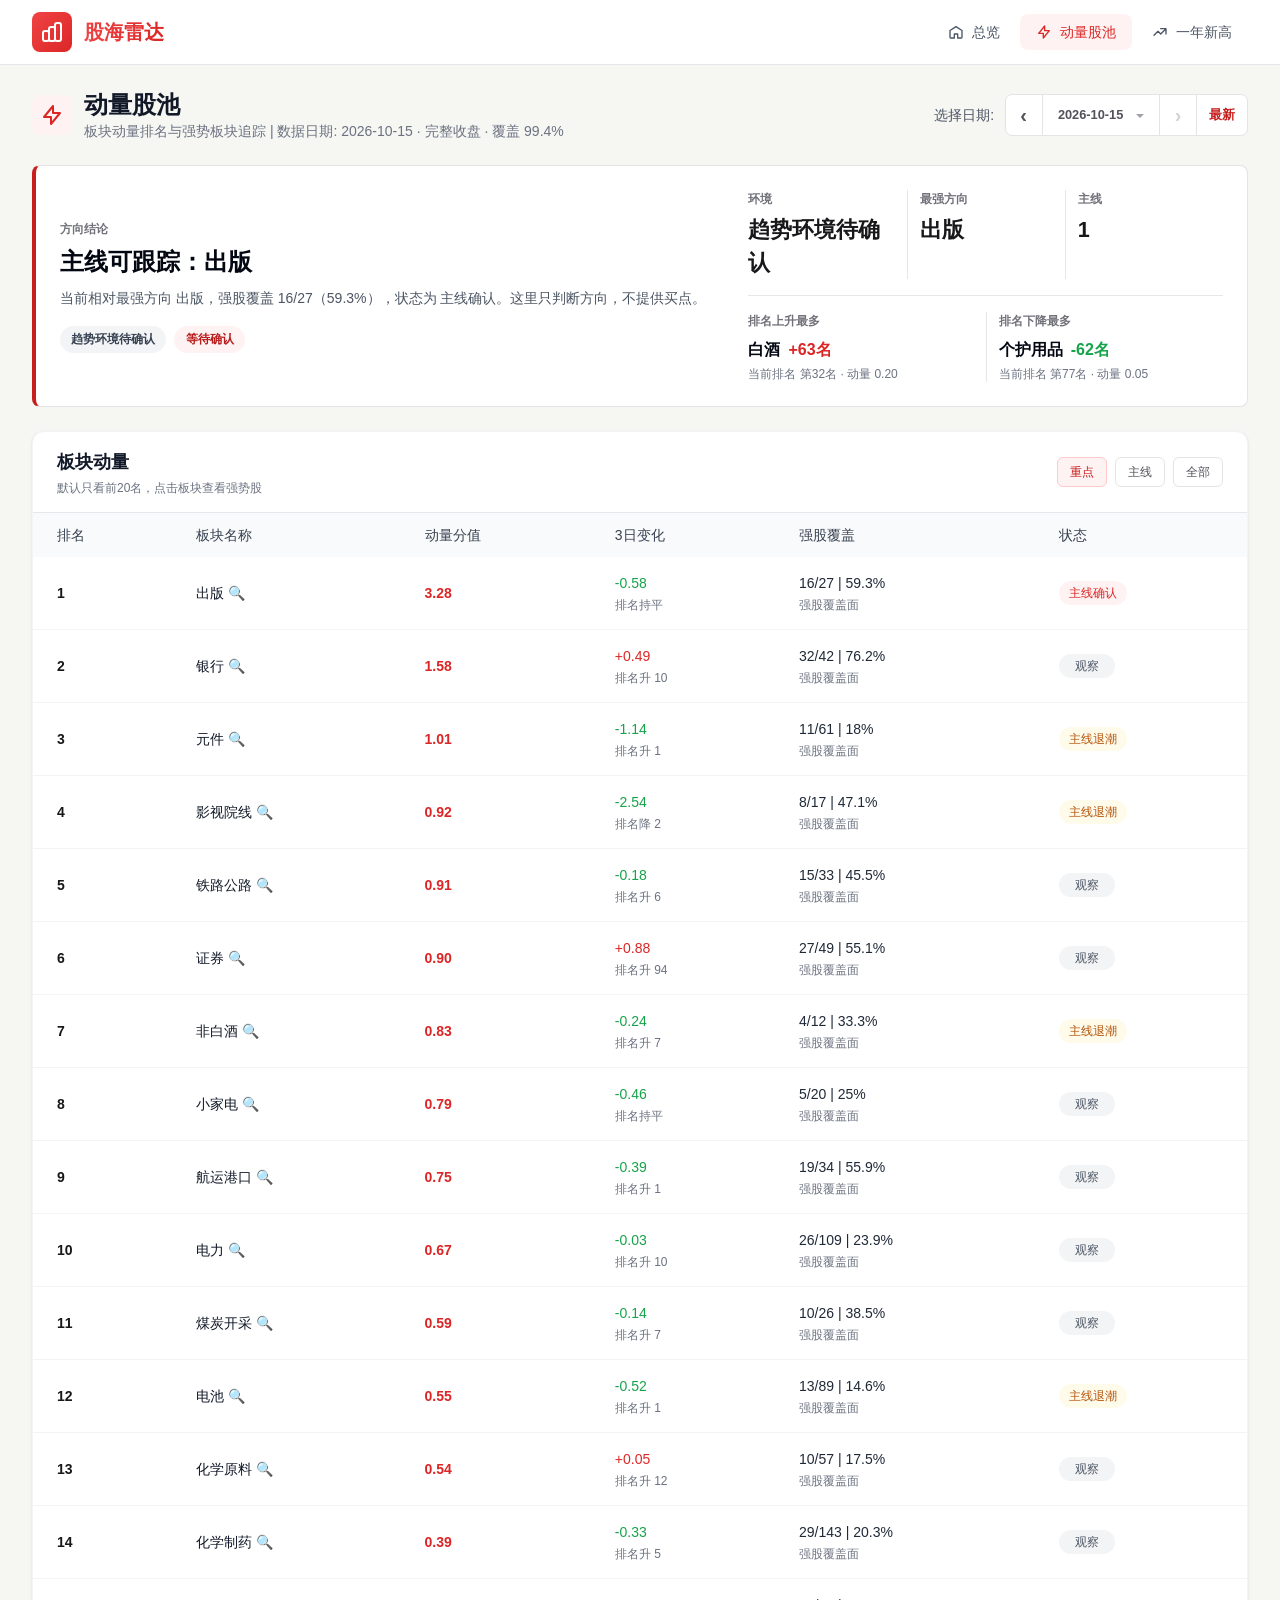
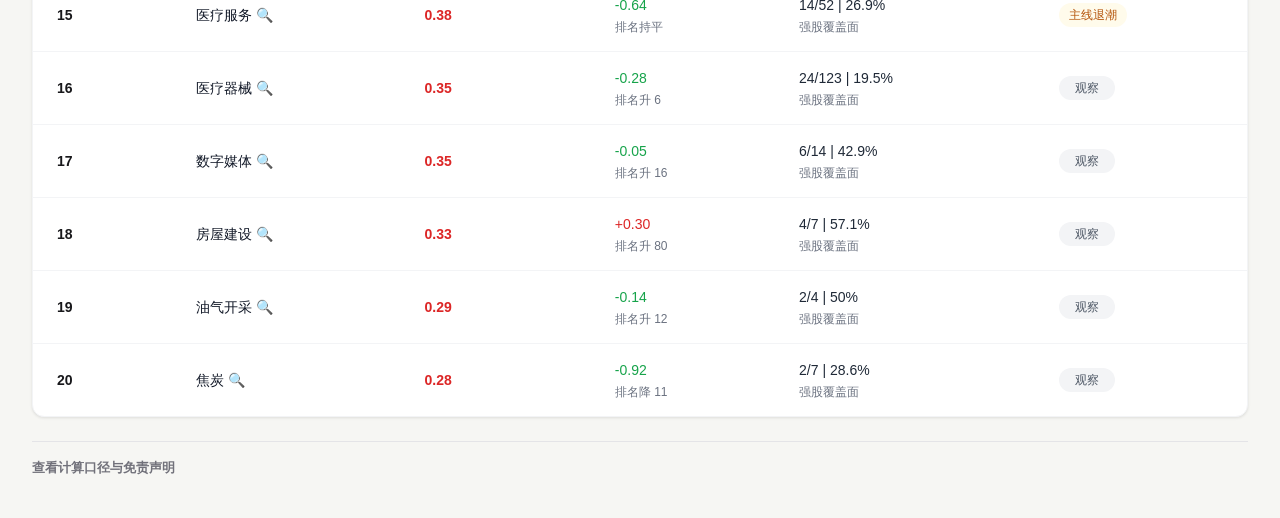
<file: momentum.html>
<!DOCTYPE html>
<html>
<head>
    <meta charset="UTF-8" />
    <script>
        const target = `momentum_real.html${window.location.search || ''}${window.location.hash || ''}`;
        window.location.replace(target);
    </script>
</head>
<body>
    <p>Redirecting to <a id="targetLink" href="momentum_real.html">momentum_real.html</a>...</p>
    <script>
        document.getElementById('targetLink').href = `momentum_real.html${window.location.search || ''}${window.location.hash || ''}`;
    </script>
</body>
</html>
</file>
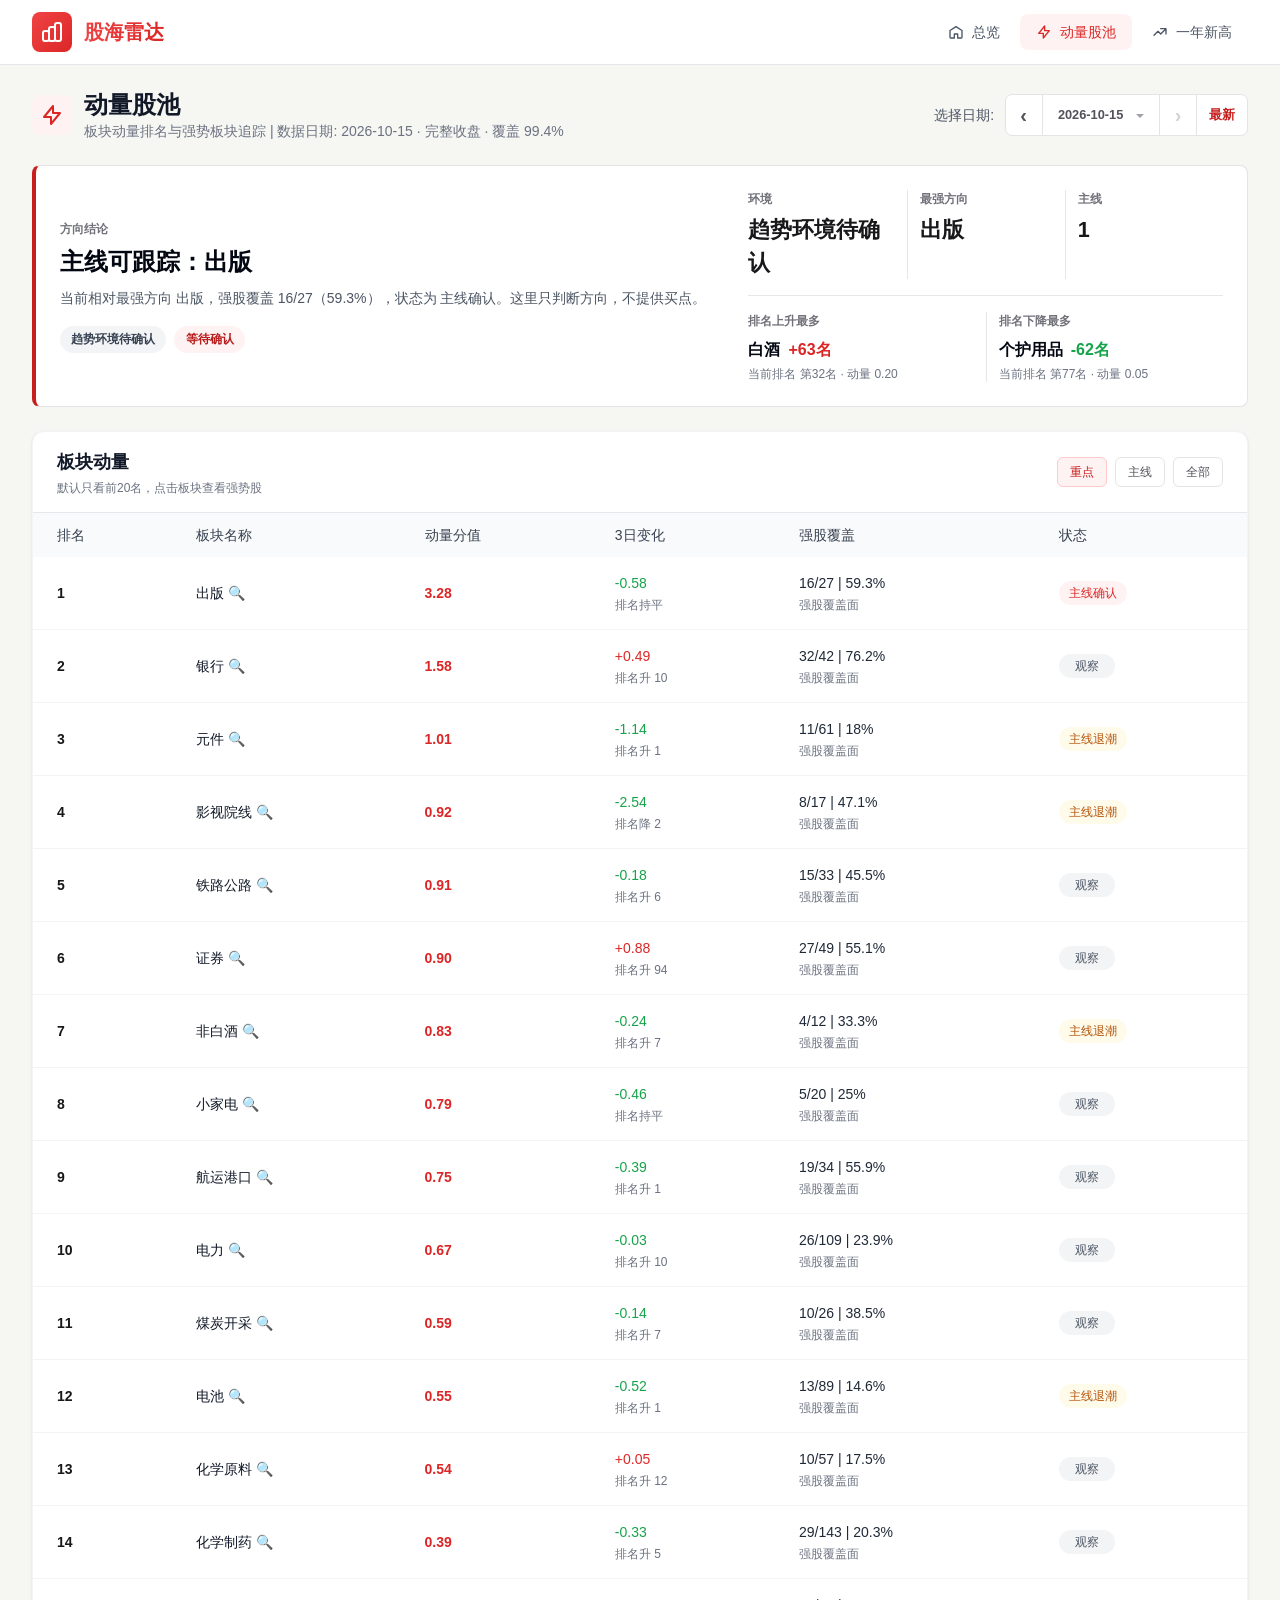
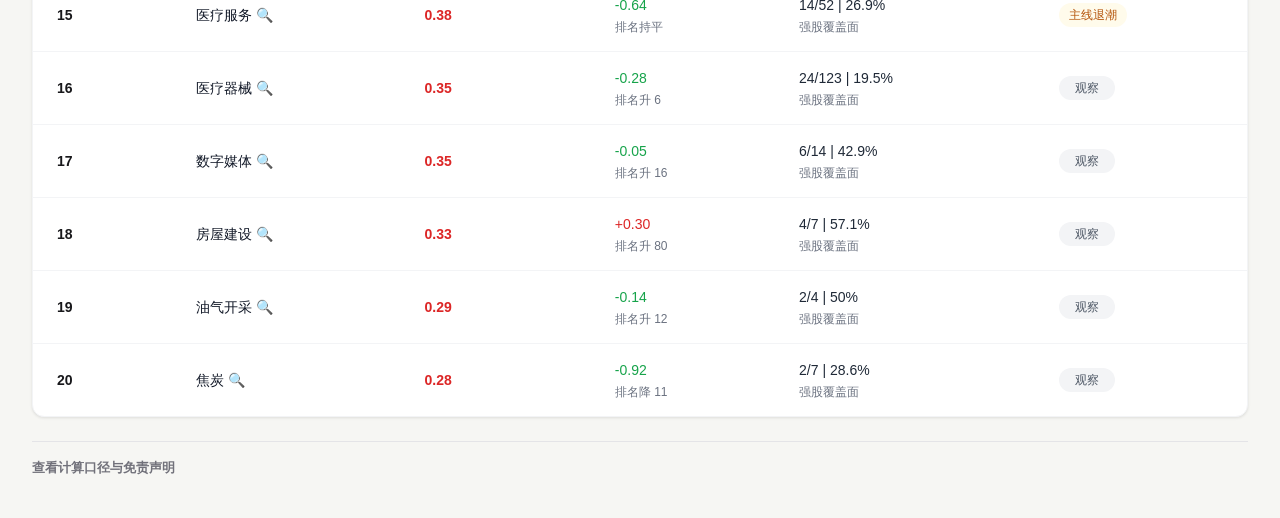
<file: momentum_real.html>
<!DOCTYPE html>
<html lang="zh-CN">
<head>
    <meta charset="UTF-8">
    <meta name="viewport" content="width=device-width, initial-scale=1.0">
    <title>股海雷达 - 动量股池（真实数据）</title>
    <link rel="icon" href="data:,">
    <script src="tailwind-runtime.js"></script>
    <style>
        .text-stock-up { color: #DC2626; }
        .text-stock-down { color: #16A34A; }
        .text-stock-neutral { color: #9CA3AF; }
        .text-stock-new { color: #F97316; }
        .bg-stock-up { background-color: #DC2626; }
        .bg-stock-up-light { background-color: rgba(220, 38, 38, 0.1); }
        .text-stock-main { color: #DC2626; font-weight: 600; }
        .text-stock-alert { color: #991B1B; font-weight: 600; }
        .shadow-card { box-shadow: 0 1px 3px 0 rgba(0, 0, 0, 0.1); }
        .table-row { cursor: pointer; }
        .table-row:hover { background-color: rgba(220, 38, 38, 0.05); }
        .loading { animation: pulse 2s cubic-bezier(0.4, 0, 0.6, 1) infinite; }
        @keyframes pulse { 0%, 100% { opacity: 1; } 50% { opacity: .5; } }
        /* 统一日期选择器样式 */
        .date-selector {
            display: flex;
            align-items: center;
            gap: 0.5rem;
        }
        .date-selector label {
            font-size: 0.875rem;
            color: #4B5563;
            font-weight: 500;
            white-space: nowrap;
        }
        .date-selector select {
            padding: 0.5rem 2rem 0.5rem 0.75rem;
            font-size: 0.875rem;
            background-color: white;
            border: 1px solid #D1D5DB;
            border-radius: 0.5rem;
            appearance: none;
            background-image: url("data:image/svg+xml,%3csvg xmlns='http://www.w3.org/2000/svg' fill='none' viewBox='0 0 20 20'%3e%3cpath stroke='%236B7280' stroke-linecap='round' stroke-linejoin='round' stroke-width='1.5' d='M6 8l4 4 4-4'/%3e%3c/svg%3e");
            background-position: right 0.5rem center;
            background-repeat: no-repeat;
            background-size: 1.5em 1.5em;
            min-width: 140px;
            cursor: pointer;
        }
        .date-selector select:focus {
            outline: none;
            border-color: #DC2626;
            box-shadow: 0 0 0 3px rgba(220, 38, 38, 0.1);
        }
        .date-selector select:disabled {
            background-color: #F3F4F6;
            cursor: not-allowed;
            opacity: 0.6;
        }
        .signal-shell {
            background:
                linear-gradient(135deg, rgba(127, 29, 29, 0.96), rgba(220, 38, 38, 0.92)),
                radial-gradient(circle at top right, rgba(255, 255, 255, 0.14), transparent 30%);
            color: white;
        }
        .sub-card {
            background: rgba(255, 255, 255, 0.12);
            border: 1px solid rgba(255, 255, 255, 0.1);
        }
        .tag-chip {
            display: inline-flex;
            align-items: center;
            gap: 0.35rem;
            padding: 0.28rem 0.7rem;
            border-radius: 9999px;
            font-size: 0.75rem;
            font-weight: 600;
        }
    </style>
    <link rel="stylesheet" href="app.css">
    <script src="date-nav.js" defer></script>
</head>
<body class="bg-gray-50 min-h-screen">
    <!-- 导航栏 -->
    <nav class="bg-white border-b border-gray-200 sticky top-0 z-50">
        <div class="max-w-7xl mx-auto px-4 sm:px-6 lg:px-8">
            <div class="flex items-center justify-between h-16">
                <a id="navHomeLink" href="index.html" class="flex items-center gap-3">
                    <div class="p-2 bg-gradient-to-br from-red-500 to-red-600 rounded-lg">
                        <svg class="w-6 h-6 text-white" fill="none" stroke="currentColor" viewBox="0 0 24 24">
                            <path stroke-linecap="round" stroke-linejoin="round" stroke-width="2" d="M9 19v-6a2 2 0 00-2-2H5a2 2 0 00-2 2v6a2 2 0 002 2h2a2 2 0 002-2zm0 0V9a2 2 0 012-2h2a2 2 0 012 2v10m-6 0a2 2 0 002 2h2a2 2 0 002-2m0 0V5a2 2 0 012-2h2a2 2 0 012 2v14a2 2 0 01-2 2h-2a2 2 0 01-2-2z"></path>
                        </svg>
                    </div>
                    <span class="text-xl font-bold bg-gradient-to-r from-red-500 to-red-600 bg-clip-text text-transparent">股海雷达</span>
                </a>

                <div class="flex items-center gap-1">
                    <a id="navHomeLinkSecondary" href="index.html" class="flex items-center gap-2 px-4 py-2 rounded-lg text-sm font-medium text-gray-600 hover:bg-gray-100">
                        <svg class="w-4 h-4" fill="none" stroke="currentColor" viewBox="0 0 24 24">
                            <path stroke-linecap="round" stroke-linejoin="round" stroke-width="2" d="M3 9.75L12 4l9 5.75V20a1 1 0 01-1 1h-5.5v-6h-5v6H4a1 1 0 01-1-1V9.75z"></path>
                        </svg>
                        总览
                    </a>
                    <button class="bg-red-50 text-red-600 flex items-center gap-2 px-4 py-2 rounded-lg text-sm font-medium">
                        <svg class="w-4 h-4" fill="none" stroke="currentColor" viewBox="0 0 24 24">
                            <path stroke-linecap="round" stroke-linejoin="round" stroke-width="2" d="M13 10V3L4 14h7v7l9-11h-7z"></path>
                        </svg>
                        动量股池
                    </button>
                    <a id="navNewhighLink" href="newhigh.html" class="flex items-center gap-2 px-4 py-2 rounded-lg text-sm font-medium text-gray-600 hover:bg-gray-100">
                        <svg class="w-4 h-4" fill="none" stroke="currentColor" viewBox="0 0 24 24">
                            <path stroke-linecap="round" stroke-linejoin="round" stroke-width="2" d="M13 7h8m0 0v8m0-8l-8 8-4-4-6 6"></path>
                        </svg>
                        一年新高
                    </a>
                </div>
            </div>
        </div>
    </nav>

    <!-- 主内容 -->
    <main class="max-w-7xl mx-auto px-4 sm:px-6 lg:px-8 py-6">
        <!-- 加载状态 -->
        <div id="loadingState" class="text-center py-12">
            <div class="inline-block loading rounded-full h-8 w-8 border-b-2 border-red-600"></div>
            <p class="mt-4 text-gray-500">正在加载真实数据...请稍候</p>
        </div>

        <!-- 错误状态 -->
        <div id="errorState" class="hidden text-center py-12">
            <div class="text-red-500 mb-2">
                <svg class="w-12 h-12 mx-auto" fill="none" stroke="currentColor" viewBox="0 0 24 24">
                    <path stroke-linecap="round" stroke-linejoin="round" stroke-width="2" d="M12 8v4m0 4h.01M21 12a9 9 0 11-18 0 9 9 0 0118 0z"></path>
                </svg>
            </div>
            <p class="text-red-600 font-medium">数据加载失败</p>
            <p id="errorMessage" class="text-gray-500 text-sm mt-1"></p>
            <button onclick="loadData(currentDate)" class="mt-4 px-4 py-2 bg-red-600 text-white rounded-lg hover:bg-red-700">重新加载</button>
        </div>

        <!-- 数据内容 -->
        <div id="content" class="hidden">
            <!-- 页面头部 -->
            <div class="flex flex-col sm:flex-row sm:items-center sm:justify-between gap-4 mb-6">
                <div class="flex items-center gap-3">
                    <div class="p-2 bg-red-50 rounded-lg">
                        <svg class="w-6 h-6 text-stock-up" fill="none" stroke="currentColor" viewBox="0 0 24 24">
                            <path stroke-linecap="round" stroke-linejoin="round" stroke-width="2" d="M13 10V3L4 14h7v7l9-11h-7z"></path>
                        </svg>
                    </div>
                    <div>
                        <h1 class="text-2xl font-bold text-gray-900">动量股池</h1>
                        <p class="text-sm text-gray-500">板块动量排名与强势板块追踪 | 数据日期: <span id="tradeDate">-</span> · <span id="dataStatus">-</span></p>
                    </div>
                </div>
                <!-- 统一日期选择器 -->
                <div class="date-selector">
                    <label for="dateSelect">选择日期:</label>
                    <select id="dateSelect" onchange="onDateChange(this.value)" disabled>
                        <option value="">加载中...</option>
                    </select>
                </div>
            </div>

            <section class="focus-panel p-5 sm:p-6 mb-6">
                <div class="grid lg:grid-cols-[1.4fr_1fr] gap-6 lg:items-center">
                    <div>
                        <p class="focus-label">方向结论</p>
                        <h2 id="heroTitle" class="mt-2 text-2xl font-bold text-gray-950">-</h2>
                        <p id="heroBody" class="mt-2 text-sm text-gray-600 leading-6">-</p>
                        <div class="mt-4 flex flex-wrap gap-2">
                            <span id="heroStatusPill" class="tag-chip bg-gray-100 text-gray-700">-</span>
                            <span id="heroActionPill" class="tag-chip bg-red-50 text-red-700">-</span>
                        </div>
                    </div>
                    <div class="border-t lg:border-t-0 pt-4 lg:pt-0">
                        <div class="grid grid-cols-3 divide-x divide-gray-200">
                            <div class="px-3 first:pl-0">
                                <p class="focus-label">环境</p>
                                <p id="marketStatus" class="focus-value">-</p>
                            </div>
                            <div class="px-3">
                                <p class="focus-label">最强方向</p>
                                <p id="topSectorName" class="focus-value">-</p>
                            </div>
                            <div class="px-3">
                                <p class="focus-label">主线</p>
                                <p id="mainLineCount" class="focus-value">-</p>
                            </div>
                        </div>
                        <div class="mt-4 grid grid-cols-2 divide-x divide-gray-200 border-t border-gray-200 pt-4">
                            <div class="pr-3">
                                <p class="focus-label">排名上升最多</p>
                                <p class="mt-2 flex flex-wrap items-baseline gap-x-2 gap-y-1 text-base font-bold text-gray-950">
                                    <span id="rankTopRiseName">-</span>
                                    <span id="rankTopRiseValue">-</span>
                                </p>
                                <p id="rankTopRiseMeta" class="mt-1 text-xs text-gray-500">-</p>
                            </div>
                            <div class="pl-3">
                                <p class="focus-label">排名下降最多</p>
                                <p class="mt-2 flex flex-wrap items-baseline gap-x-2 gap-y-1 text-base font-bold text-gray-950">
                                    <span id="rankTopFallName">-</span>
                                    <span id="rankTopFallValue">-</span>
                                </p>
                                <p id="rankTopFallMeta" class="mt-1 text-xs text-gray-500">-</p>
                            </div>
                        </div>
                    </div>
                </div>
                <div class="hidden" aria-hidden="true">
                    <span id="heroSectorPill"></span><span id="marketStatusDesc"></span>
                    <span id="topSectorMeta"></span><span id="warningCount"></span>
                    <span id="totalSectors"></span><span id="top10Count"></span>
                </div>
            </section>

            <!-- 动量表格 -->
                <div class="bg-white rounded-xl shadow-card border border-gray-100 overflow-hidden">
                    <div class="px-6 py-4 border-b border-gray-200 flex items-center justify-between">
                        <div><h3 class="text-lg font-semibold text-gray-900">板块动量</h3><p class="text-xs text-gray-500 mt-1">默认只看前20名，点击板块查看强势股</p></div>
                        <div class="flex gap-2">
                            <button onclick="filterData('focus')" id="filterFocus" class="quiet-button px-3 py-1.5 text-xs is-active" aria-pressed="true">重点</button>
                            <button onclick="filterData('mainline')" id="filterMain" class="quiet-button px-3 py-1.5 text-xs" aria-pressed="false">主线</button>
                            <button onclick="filterData('all')" id="filterAll" class="quiet-button px-3 py-1.5 text-xs" aria-pressed="false">全部</button>
                            <button id="filterWarning" class="hidden" aria-hidden="true"></button>
                        </div>
                    </div>
                    <div id="sectorContextBar" class="hidden px-6 py-3 border-b border-gray-100 bg-red-50/70">
                        <div class="flex flex-wrap items-center justify-between gap-3">
                            <p id="sectorContextText" class="text-sm text-red-800">-</p>
                            <button onclick="clearRequestedSector()" class="rounded-full border border-red-200 bg-white px-3 py-1.5 text-xs font-semibold text-red-700 hover:bg-red-50">清除定位</button>
                        </div>
                    </div>
                    <div class="hidden md:block overflow-x-auto">
                        <table class="w-full text-sm text-left">
                        <thead class="bg-gray-50 text-gray-700">
                            <tr>
                                <th class="px-6 py-3 font-medium">排名</th>
                                <th class="px-6 py-3 font-medium">板块名称</th>
                                <th class="px-6 py-3 font-medium">动量分值</th>
                                <th class="px-6 py-3 font-medium">3日变化</th>
                                <th class="px-6 py-3 font-medium">强股覆盖</th>
                                <th class="px-6 py-3 font-medium">状态</th>
                            </tr>
                        </thead>
                        <tbody id="momentumTable" class="divide-y divide-gray-100">
                            <!-- 动态填充 -->
                        </tbody>
                    </table>
                </div>
                <div id="momentumMobileList" class="md:hidden divide-y divide-gray-100"></div>
            </div>

            <!-- 说明 -->
            <details class="data-note mt-6 py-4 text-sm">
                <summary>查看计算口径与免责声明</summary>
                <ul class="space-y-1 list-disc list-inside">
                    <li><span class="font-medium text-stock-main">主线</span>：动量分值 ≥ 2.4 的板块</li>
                    <li><span class="font-medium text-stock-alert">高潮警惕</span>：动量分值 ≥ 5.3，只提示拥挤风险，不代表买点</li>
                    <li><strong>强势股池</strong>：按全市场20日涨幅取前15%</li>
                    <li><strong>动量分值</strong>：板块强股数量 × 平滑强度系数，只回答方向强弱</li>
                    <li><strong>容量过滤</strong>：只过滤板块内候选股票，不影响板块方向评分</li>
                    <li>分类来源：东方财富行业板块</li>
                    <li class="text-xs mt-2">更新时间: <span id="updateTime">-</span> | 仅供参考，不构成投资建议</li>
                </ul>
            </details>
        </div>
    </main>

    <!-- 板块详情弹窗 -->
    <div id="sectorModal" class="fixed inset-0 bg-black bg-opacity-50 z-50 hidden flex items-center justify-center p-4">
        <div class="bg-white rounded-xl shadow-2xl max-w-4xl w-full max-h-[90vh] overflow-hidden">
            <div class="px-6 py-4 border-b border-gray-200 flex items-center justify-between bg-gray-50">
                <div>
                    <h3 id="modalTitle" class="text-xl font-bold text-gray-900">板块详情</h3>
                    <p id="modalSubtitle" class="text-sm text-gray-500 mt-1">真实个股数据</p>
                </div>
                <button id="modalCloseButton" onclick="closeModal()" class="p-2 hover:bg-gray-200 rounded-lg" aria-label="关闭板块详情" title="关闭">
                    <svg class="w-6 h-6 text-gray-500" fill="none" stroke="currentColor" viewBox="0 0 24 24">
                        <path stroke-linecap="round" stroke-linejoin="round" stroke-width="2" d="M6 18L18 6M6 6l12 12"></path>
                    </svg>
                </button>
            </div>
            
            <div id="modalLoading" class="p-12 text-center">
                <div class="inline-block loading rounded-full h-8 w-8 border-b-2 border-red-600"></div>
                <p class="mt-4 text-gray-500">正在加载个股数据...</p>
            </div>
            
            <div id="modalContent" class="hidden overflow-y-auto max-h-[70vh]">
                <div class="grid grid-cols-3 gap-2 p-4 sm:gap-4 sm:p-6 border-b border-gray-100">
                    <div class="text-center">
                        <p class="text-xs text-gray-500">强股覆盖</p>
                        <p id="modalListedCount" class="text-xl font-bold text-stock-up sm:text-2xl">-</p>
                    </div>
                    <div class="text-center">
                        <p class="text-xs text-gray-500">新高确认</p>
                        <p id="modalConfirmedCount" class="text-xl font-bold text-stock-up sm:text-2xl">-</p>
                    </div>
                    <div class="text-center">
                        <p class="text-xs text-gray-500">20日均涨幅</p>
                        <p id="modalAvgReturn" class="text-xl font-bold text-stock-up sm:text-2xl">-</p>
                    </div>
                </div>
                <p id="modalConclusion" class="momentum-modal-conclusion mx-4 mt-4 sm:mx-6" aria-live="polite">-</p>
                
                <div class="p-6">
                    <div class="mb-4 flex flex-col gap-3 sm:flex-row sm:items-center sm:justify-between">
                        <div>
                            <h4 class="text-sm font-semibold text-gray-700">板块内强势股票</h4>
                            <p id="modalListSummary" class="mt-1 text-xs text-gray-500">默认按20日涨幅排序</p>
                        </div>
                        <div class="flex flex-wrap gap-2" aria-label="个股范围">
                            <button id="modalScopeTop" type="button" class="quiet-button is-active px-3 py-1.5 text-xs" onclick="filterModalStocks('top')" aria-pressed="true">前20</button>
                            <button id="modalScopeConfirmed" type="button" class="quiet-button px-3 py-1.5 text-xs" onclick="filterModalStocks('confirmed')" aria-pressed="false">一年新高</button>
                            <button id="modalScopeAll" type="button" class="quiet-button px-3 py-1.5 text-xs" onclick="filterModalStocks('all')" aria-pressed="false">全部</button>
                        </div>
                    </div>
                    <div class="momentum-modal-table-wrap overflow-x-auto">
                        <table class="w-full text-sm">
                            <thead class="bg-gray-50 text-gray-600">
                                <tr id="modalStockTableHeader">
                                    <th class="px-4 py-3 text-left font-medium">股票</th>
                                    <th class="px-4 py-3 text-left font-medium">强度</th>
                                    <th class="px-4 py-3 text-right font-medium">今日表现</th>
                                    <th class="px-4 py-3 text-left font-medium">新高位置</th>
                                    <th class="px-4 py-3 text-right font-medium">成交额 / 流通市值</th>
                                </tr>
                            </thead>
                            <tbody id="modalStockList" class="divide-y divide-gray-100"></tbody>
                        </table>
                    </div>
                    <div id="modalStockMobileList" class="momentum-modal-mobile-list divide-y divide-gray-100"></div>
                </div>
            </div>
            
            <div class="px-6 py-4 border-t border-gray-200 bg-gray-50 flex justify-end items-center">
                <button onclick="closeModal()" class="px-4 py-2 bg-gray-200 hover:bg-gray-300 text-gray-700 rounded-lg text-sm font-medium">关闭</button>
            </div>
        </div>
    </div>

    <script>
        // GitHub Pages 使用静态 JSON 文件，本地使用 API
        const isLocalhost = window.location.hostname === 'localhost' || window.location.hostname === '127.0.0.1';
        const isFileProtocol = window.location.protocol === 'file:';
        const isGitHubPages = window.location.hostname.includes('github.io');
        const isBackendApi = isLocalhost && !isFileProtocol && window.location.port === '8000';
        
        // 计算数据基础路径
        let DATA_BASE;
        if (isBackendApi) {
            DATA_BASE = 'http://localhost:8000';
        } else if (isGitHubPages) {
            // GitHub Pages: 使用基于当前路径的绝对路径
            const pathParts = window.location.pathname.split('/');
            // 移除最后一个部分（如果是HTML文件）
            if (pathParts[pathParts.length - 1].endsWith('.html')) {
                pathParts.pop();
            }
            const basePath = pathParts.join('/');
            DATA_BASE = basePath + (basePath.endsWith('/') ? 'data' : '/data');
        } else {
            // 本地文件或其他情况
            DATA_BASE = './data';
        }
        
        let momentumData = [];
        let currentFilter = 'focus';
        let currentDate = null;  // 当前选中的日期
        let availableDates = []; // 可用日期列表（有数据的日期）
        let marketContext = null;
        let newHighStockMap = new Map();
        let currentModalStocks = [];
        let currentModalStockScope = 'top';
        let currentModalSector = null;
        const pageParams = new URLSearchParams(window.location.search);
        let requestedSectorName = pageParams.get('sector') || '';

        /**
         * ============================================
         * 统一日期选择器组件 - 开始
         * ============================================
         */
        
        // 格式化日期显示 YYYYMMDD -> YYYY-MM-DD
        function formatDate(dateStr) {
            if (!dateStr) return '';
            // 处理 YYYYMMDD 格式
            if (dateStr.length === 8) {
                return `${dateStr.slice(0, 4)}-${dateStr.slice(4, 6)}-${dateStr.slice(6, 8)}`;
            }
            // 处理 YYYY-MM-DD 格式
            return dateStr;
        }

        function syncPageQuery() {
            const params = new URLSearchParams(window.location.search);
            if (currentDate) params.set('date', currentDate);
            else params.delete('date');
            if (requestedSectorName) params.set('sector', requestedSectorName);
            else params.delete('sector');
            const query = params.toString();
            const nextUrl = `${window.location.pathname}${query ? `?${query}` : ''}${window.location.hash || ''}`;
            window.history.replaceState({}, '', nextUrl);
            document.getElementById('navHomeLink').href = `index.html${query ? `?${query}` : ''}`;
            document.getElementById('navHomeLinkSecondary').href = `index.html${query ? `?${query}` : ''}`;
            document.getElementById('navNewhighLink').href = `newhigh.html${query ? `?${query}` : ''}`;
        }

        function updateSectorContextBar(matched) {
            const bar = document.getElementById('sectorContextBar');
            const text = document.getElementById('sectorContextText');
            if (requestedSectorName && matched) {
                text.textContent = `当前从总览带入：${requestedSectorName}。该板块会在表格里高亮并优先排到最前。`;
                bar.classList.remove('hidden');
            } else if (requestedSectorName) {
                text.textContent = `当前带入板块：${requestedSectorName}，但这一天的动量榜里暂未命中。`;
                bar.classList.remove('hidden');
            } else {
                bar.classList.add('hidden');
            }
        }

        // 从API或静态文件获取可用日期列表
        async function fetchAvailableDates() {
            try {
                // 添加时间戳防止缓存
                const cacheBuster = `?_=${Date.now()}`;
                if (isBackendApi) {
                    // 本地使用 API
                    const response = await fetch(`${DATA_BASE}/api/momentum/dates${cacheBuster}`);
                    if (response.ok) {
                        const result = await response.json();
                        availableDates = result.dates || [];
                        availableDates.sort((a, b) => b.localeCompare(a));
                        return availableDates;
                    }
                } else {
                    // 静态文件模式（GitHub Pages 或本地文件）
                    const datesUrl = isGitHubPages ? `${DATA_BASE}/momentum_dates.json${cacheBuster}` : `./data/momentum_dates.json${cacheBuster}`;
                    const response = await fetch(datesUrl);
                    if (response.ok) {
                        const result = await response.json();
                        availableDates = result.dates || [];
                        availableDates.sort((a, b) => b.localeCompare(a));
                        return availableDates;
                    }
                }
            } catch (error) {
                console.warn('获取日期列表失败:', error);
                availableDates = [];
            }
            return availableDates;
        }

        // 初始化日期选择器
        async function initDateSelector() {
            const select = document.getElementById('dateSelect');
            select.disabled = true;
            select.innerHTML = '<option value="">加载中...</option>';
            
            // 获取可用日期列表
            await fetchAvailableDates();
            
            select.innerHTML = '';
            
            if (availableDates.length === 0) {
                select.innerHTML = '<option value="">无可用日期</option>';
                select.disabled = true;
                return;
            }
            
            // 添加可用日期选项（只显示有数据的日期）
            availableDates.forEach(date => {
                const option = document.createElement('option');
                option.value = date; // 保持 YYYYMMDD 格式用于API调用
                option.textContent = formatDate(date); // 显示 YYYY-MM-DD 格式
                select.appendChild(option);
            });
            
            // 默认选中最新有数据的日期
            // 每次打开页面都从最新可用交易日开始，避免旧链接中的 date 参数锁定历史日期。
            const initialDate = availableDates[0];
            select.value = initialDate;
            currentDate = initialDate;
            
            // 启用选择器
            select.disabled = false;
            syncPageQuery();
        }

        // 日期切换回调
        function onDateChange(date) {
            if (!date || date === currentDate) return;
            currentDate = date;
            syncPageQuery();
            loadData(date);
        }

        // 获取当前选中的日期（用于API调用）
        function getSelectedDate() {
            return currentDate || (availableDates.length > 0 ? availableDates[0] : null);
        }

        function getDataUrl(kind, date, latest = false) {
            const cacheBuster = `?_=${Date.now()}`;
            if (isBackendApi) {
                return latest
                    ? `${DATA_BASE}/api/${kind}/latest${cacheBuster}`
                    : `${DATA_BASE}/api/${kind}/${date}${cacheBuster}`;
            }
            if (isGitHubPages) {
                return latest
                    ? `${DATA_BASE}/${kind}_latest.json${cacheBuster}`
                    : `${DATA_BASE}/${date}/${kind}.json${cacheBuster}`;
            }
            return latest
                ? `./data/${kind}_latest.json${cacheBuster}`
                : `./data/${date}/${kind}.json${cacheBuster}`;
        }

        async function fetchJson(url) {
            const response = await fetch(url);
            if (!response.ok) {
                throw new Error('网络请求失败');
            }
            return response.json();
        }

        function getSectorRole(item) {
            if (item.momentum_state_label) return item.momentum_state_label;
            if (item.is_warning) return '高潮警惕';
            if (item.is_main_line) return '主线';
            return '观察';
        }

        function getSectorHeatLabel(item) {
            if (item.momentum_state_label) return item.momentum_state_label;
            if (item.is_warning) return '高潮警惕';
            if (item.is_main_line) return '主线';
            return '观察';
        }

        function getSectorToneClass(item) {
            if (item.is_warning) return 'bg-red-100 text-red-700';
            if (item.is_fading) return 'bg-amber-50 text-amber-700';
            if (item.is_main_line) return 'bg-red-50 text-red-600';
            return 'bg-gray-100 text-gray-600';
        }

        function formatGeneratedAt(value) {
            if (!value) return '-';
            const date = new Date(value);
            if (Number.isNaN(date.getTime())) return value;
            return `${date.getFullYear()}-${String(date.getMonth() + 1).padStart(2, '0')}-${String(date.getDate()).padStart(2, '0')} ${String(date.getHours()).padStart(2, '0')}:${String(date.getMinutes()).padStart(2, '0')}`;
        }

        function getDataStatus(result) {
            const quality = result?.data_quality || {};
            const status = quality.market_close_complete === false ? '盘中快照' : '完整收盘';
            const coverage = Number(quality.stock_coverage_pct || 0);
            return `${status}${coverage ? ` · 覆盖 ${coverage.toFixed(1)}%` : ''}`;
        }

        /**
         * ============================================
         * 统一日期选择器组件 - 结束
         * ============================================
         */

        // 加载数据
        async function loadData(date = null) {
            showLoading();
            
            // 如果没有指定日期，使用当前选中的日期
            const targetDate = date || getSelectedDate();
            
            try {
                const result = await fetchJson(targetDate ? getDataUrl('momentum', targetDate) : getDataUrl('momentum', null, true));
                momentumData = result.data || [];
                try {
                    marketContext = await fetchJson(targetDate ? getDataUrl('newhigh', targetDate) : getDataUrl('newhigh', null, true));
                } catch (error) {
                    marketContext = null;
                }
                newHighStockMap = buildNewHighStockMap(marketContext);

                document.getElementById('tradeDate').textContent = formatDate(result.trade_date);
                document.getElementById('dataStatus').textContent = getDataStatus(result);
                document.getElementById('updateTime').textContent = formatGeneratedAt(result.generated_at || result.data_quality?.generated_at);
                updateSummary(result, momentumData);
                filterData(currentFilter);
                showContent();
            } catch (error) {
                showError(error.message);
            }
        }

        // 显示加载状态
        function showLoading() {
            document.getElementById('loadingState').classList.remove('hidden');
            document.getElementById('errorState').classList.add('hidden');
            document.getElementById('content').classList.add('hidden');
        }

        // 显示错误
        function showError(message) {
            document.getElementById('loadingState').classList.add('hidden');
            document.getElementById('errorState').classList.remove('hidden');
            document.getElementById('errorMessage').textContent = message;
            document.getElementById('content').classList.add('hidden');
        }

        // 显示内容
        function showContent() {
            document.getElementById('loadingState').classList.add('hidden');
            document.getElementById('errorState').classList.add('hidden');
            document.getElementById('content').classList.remove('hidden');
        }

        function updateSummary(result, data) {
            const topSector = data[0];
            const requestedSector = requestedSectorName ? data.find((item) => item.sector_name === requestedSectorName) : null;
            const focusSector = requestedSector || topSector;
            const marketStats = marketContext?.market_stats || null;
            const marketPhase = marketStats?.market_status || marketStats?.market_phase || '趋势环境待确认';
            document.getElementById('totalSectors').textContent = data.length;
            document.getElementById('top10Count').textContent = `前十板块 ${Math.min(10, data.length)} 个`;
            document.getElementById('mainLineCount').textContent = data.filter(i => i.is_main_line && !i.is_warning).length;
            document.getElementById('warningCount').textContent = `高潮警惕 ${data.filter(i => i.is_warning).length} 个`;
            document.getElementById('marketStatus').textContent = marketPhase;
            document.getElementById('marketStatusDesc').textContent = marketStats?.market_status_desc || '一年新高环境不可用时，这页只展示方向强弱。';
            document.getElementById('topSectorName').textContent = focusSector?.sector_name || '-';
            document.getElementById('topSectorMeta').textContent = focusSector ? `分值 ${focusSector.momentum_score.toFixed(2)} · 强股20日均涨幅 ${focusSector.avg_return_20d}%` : '-';
            let heroTitle = '先看主线是否明确';
            let actionLabel = '观察';
            if (focusSector) {
                if (focusSector.is_warning) {
                    heroTitle = `最强但过热：${focusSector.sector_name}`;
                    actionLabel = '不追涨';
                } else if (marketPhase === '趋势谨慎') {
                    heroTitle = `环境谨慎，观察 ${focusSector.sector_name}`;
                    actionLabel = '只观察';
                } else if (focusSector.is_main_line) {
                    heroTitle = `主线可跟踪：${focusSector.sector_name}`;
                    actionLabel = '等待确认';
                } else if (Number(focusSector.rank || 99) <= 12) {
                    heroTitle = `升温确认中：${focusSector.sector_name}`;
                    actionLabel = '前排升温';
                }
            }
            document.getElementById('heroTitle').textContent = heroTitle;
            document.getElementById('heroBody').textContent = focusSector
                ? `${requestedSector ? '当前定位' : '当前相对最强方向'} ${focusSector.sector_name}，强股覆盖 ${focusSector.listed_count}/${focusSector.total_count}（${focusSector.listed_ratio}%），状态为 ${getSectorRole(focusSector)}。这里只判断方向，不提供买点。`
                : '这页只负责找主线方向，不负责逻辑和买点判断。';
            document.getElementById('heroStatusPill').textContent = marketPhase;
            document.getElementById('heroSectorPill').textContent = focusSector ? `${requestedSector ? '当前定位' : '今日最强'} ${focusSector.sector_name}` : '暂无主线';
            document.getElementById('heroActionPill').textContent = actionLabel;
            renderRankExtremes(data);
        }

        function getRankExtremes(data) {
            const sectors = (data || []).filter((sector) => hasNumericValue(sector.rank_change));
            return {
                rise: sectors.filter((sector) => Number(sector.rank_change) > 0)
                    .reduce((best, sector) => !best || Number(sector.rank_change) > Number(best.rank_change) ? sector : best, null),
                fall: sectors.filter((sector) => Number(sector.rank_change) < 0)
                    .reduce((best, sector) => !best || Number(sector.rank_change) < Number(best.rank_change) ? sector : best, null),
            };
        }

        function renderRankExtreme(prefix, sector) {
            const name = document.getElementById(`rankTop${prefix}Name`);
            const value = document.getElementById(`rankTop${prefix}Value`);
            const meta = document.getElementById(`rankTop${prefix}Meta`);
            if (!sector) {
                name.textContent = '-';
                value.textContent = '-';
                value.className = 'text-gray-400';
                meta.textContent = '暂无排名变动数据';
                return;
            }
            const change = Number(sector.rank_change);
            name.textContent = sector.sector_name || '-';
            value.textContent = `${change > 0 ? '+' : ''}${change}名`;
            value.className = change > 0 ? 'text-stock-up' : 'text-stock-down';
            meta.textContent = `当前排名 第${sector.rank || '-'}名 · 动量 ${Number(sector.momentum_score || 0).toFixed(2)}`;
        }

        function renderRankExtremes(data) {
            const { rise, fall } = getRankExtremes(data);
            renderRankExtreme('Rise', rise);
            renderRankExtreme('Fall', fall);
        }

        // 渲染表格
        function renderTable(data) {
            const tbody = document.getElementById('momentumTable');
            const mobileList = document.getElementById('momentumMobileList');
            const matched = requestedSectorName && data.some((item) => item.sector_name === requestedSectorName);
            updateSectorContextBar(matched);
            const rows = requestedSectorName
                ? [...data].sort((a, b) => {
                    const aMatch = a.sector_name === requestedSectorName ? 1 : 0;
                    const bMatch = b.sector_name === requestedSectorName ? 1 : 0;
                    return bMatch - aMatch;
                })
                : data;

            const renderedRows = rows.map(item => {
                const heatLabel = getSectorHeatLabel(item);
                const roleClass = getSectorToneClass(item);
                const isRequested = requestedSectorName && item.sector_name === requestedSectorName;
                const coverageText = `${item.listed_count}/${item.total_count} | ${item.listed_ratio}%`;
                const scoreChangePercent = Number(item.score_change_3d_pct || 0);
                const scoreChangeDenominator = 1 + scoreChangePercent / 100;
                const previousScore = scoreChangeDenominator > 0.001
                    ? Number(item.momentum_score || 0) / scoreChangeDenominator
                    : Number(item.momentum_score || 0);
                const scoreChange = Number(item.momentum_score || 0) - previousScore;
                const rankChange = Number(item.rank_change_3d || 0);
                const scoreChangeClass = scoreChange > 0 ? 'text-stock-up' : scoreChange < 0 ? 'text-stock-down' : 'text-stock-neutral';
                const scoreChangeText = `${scoreChange > 0 ? '+' : ''}${scoreChange.toFixed(2)}`;
                const rankChangeHint = rankChange > 0 ? `排名升 ${rankChange}` : rankChange < 0 ? `排名降 ${Math.abs(rankChange)}` : '排名持平';
                
                const desktop = `
                    <tr class="table-row ${isRequested ? 'bg-red-50/60' : ''}" onclick="openModal('${item.sector_name}')">
                        <td class="px-6 py-4 font-semibold">${item.rank || '-'}</td>
                        <td class="px-6 py-4">
                            <div class="font-medium text-gray-900">${item.sector_name} ${isRequested ? '📍' : '🔍'}</div>
                        </td>
                        <td class="px-6 py-4 font-bold text-stock-up">${item.momentum_score.toFixed(2)}</td>
                        <td class="px-6 py-4">
                            <div class="text-sm font-medium ${scoreChangeClass}">${scoreChangeText}</div>
                            <div class="text-xs text-gray-500 mt-1">${rankChangeHint}</div>
                        </td>
                        <td class="px-6 py-4">
                            <div class="font-medium text-gray-800">${coverageText}</div>
                            <div class="text-xs text-gray-500 mt-1">强股覆盖面</div>
                        </td>
                        <td class="px-6 py-4">
                            <span class="inline-flex items-center justify-center whitespace-nowrap min-w-[3.5rem] px-2.5 py-1 text-xs rounded-full font-medium ${roleClass}">${heatLabel}</span>
                        </td>
                    </tr>
                `;
                const mobile = `
                    <button type="button" class="momentum-mobile-row w-full px-4 py-3 text-left ${isRequested ? 'bg-red-50/60' : 'bg-white'}" onclick="openModal('${item.sector_name}')">
                        <span class="flex min-w-0 items-center gap-3">
                            <span class="w-5 shrink-0 text-xs font-semibold text-gray-500">${item.rank || '-'}</span>
                            <span class="min-w-0 flex-1 truncate text-sm font-semibold text-gray-900">${item.sector_name}</span>
                            <span class="shrink-0 text-sm font-bold text-stock-up">${item.momentum_score.toFixed(2)}</span>
                            <span class="inline-flex min-w-[3.5rem] shrink-0 items-center justify-center whitespace-nowrap rounded-full px-2 py-1 text-xs font-medium ${roleClass}">${heatLabel}</span>
                        </span>
                        <span class="mt-2 flex items-center justify-between gap-3 pl-8 text-xs text-gray-500">
                            <span><span class="font-medium ${scoreChangeClass}">${scoreChangeText}</span> · ${rankChangeHint}</span>
                            <span class="shrink-0">强股 ${coverageText}</span>
                        </span>
                    </button>
                `;
                return { desktop, mobile };
            });
            tbody.innerHTML = renderedRows.map(item => item.desktop).join('');
            mobileList.innerHTML = renderedRows.map(item => item.mobile).join('');
        }

        // 筛选数据
        function filterData(type) {
            currentFilter = type;
            
            // 更新按钮样式
            ['focus', 'mainline', 'all'].forEach((key) => {
                const button = document.getElementById(`filter${key === 'mainline' ? 'Main' : key[0].toUpperCase() + key.slice(1)}`);
                const active = key === type;
                button.className = `quiet-button px-3 py-1.5 text-xs${active ? ' is-active' : ''}`;
                button.setAttribute('aria-pressed', String(active));
            });
            
            // 筛选并渲染
            let filtered = momentumData;
            if (type === 'focus') filtered = momentumData.filter(i => Number(i.rank || 999) <= 20);
            if (type === 'mainline') filtered = momentumData.filter(i => i.is_main_line && !i.is_warning);
            
            renderTable(filtered);
        }

        function clearRequestedSector() {
            requestedSectorName = '';
            syncPageQuery();
            updateSummary({ trade_date: currentDate }, momentumData);
            filterData(currentFilter);
        }

        function normalizeStockCode(value) {
            return String(value || '').split('.')[0];
        }

        function buildNewHighStockMap(payload) {
            const map = new Map();
            (payload?.sectors || []).forEach((sector) => {
                (sector.stocks || []).forEach((stock) => {
                    const code = normalizeStockCode(stock.code || stock.ts_code);
                    if (code) map.set(code, stock);
                });
            });
            return map;
        }

        // 打开板块详情弹窗
        async function openModal(sectorName) {
            const modal = document.getElementById('sectorModal');
            const sector = momentumData.find(s => s.sector_name === sectorName);
            
            if (!sector) return;
            currentModalSector = sector;
            
            document.getElementById('modalTitle').textContent = sectorName;
            document.getElementById('modalSubtitle').textContent = `动量 ${Number(sector.momentum_score || 0).toFixed(2)} · 行业第${sector.rank} · ${getSectorRole(sector)}`;
            
            document.getElementById('modalListedCount').textContent = `${sector.listed_count} / ${sector.total_count}`;
            const avgReturn = document.getElementById('modalAvgReturn');
            avgReturn.textContent = formatSignedPct(sector.avg_return_20d);
            avgReturn.className = `text-xl font-bold sm:text-2xl ${getPctColorClass(sector.avg_return_20d)}`;
            
            modal.classList.remove('hidden');
            document.getElementById('modalLoading').classList.remove('hidden');
            document.getElementById('modalContent').classList.add('hidden');
            document.body.style.overflow = 'hidden';
            
            // 加载个股数据
            try {
                let stocks = [];
                if (isBackendApi) {
                    // API 模式：从后端获取
                    const response = await fetch(`${DATA_BASE}/api/momentum/sectors/${encodeURIComponent(sectorName)}`);
                    if (response.ok) {
                        const result = await response.json();
                        stocks = result.stocks || [];
                    }
                } else {
                    // 静态文件模式：数据已在 sector.stocks 中
                    stocks = sector.stocks || [];
                }
                setModalStocks(stocks);
            } catch (error) {
                setModalStocks([]);
            }
            
            document.getElementById('modalLoading').classList.add('hidden');
            document.getElementById('modalContent').classList.remove('hidden');
        }

        function setModalStocks(stocks) {
            currentModalStocks = [...(stocks || [])].sort((a, b) => {
                const rankGap = Number(a.rank || 9999) - Number(b.rank || 9999);
                if (rankGap !== 0) return rankGap;
                return Number(b.return_20d || b.return || 0) - Number(a.return_20d || a.return || 0);
            });
            currentModalStockScope = 'top';
            updateModalConclusion();
            renderModalStocks();
        }

        function filterModalStocks(scope) {
            currentModalStockScope = scope;
            renderModalStocks();
        }

        function getScopedModalStocks() {
            if (currentModalStockScope === 'confirmed') {
                return currentModalStocks.filter(isStockAtNewHigh);
            }
            if (currentModalStockScope === 'all') return currentModalStocks;
            return currentModalStocks.slice(0, 20);
        }

        function updateModalScopeControls(visibleCount) {
            const confirmedCount = currentModalStocks.filter(isStockAtNewHigh).length;
            const buttons = {
                top: document.getElementById('modalScopeTop'),
                confirmed: document.getElementById('modalScopeConfirmed'),
                all: document.getElementById('modalScopeAll')
            };
            buttons.top.textContent = `前20 ${Math.min(20, currentModalStocks.length)}`;
            buttons.confirmed.textContent = `一年新高 ${confirmedCount}`;
            buttons.all.textContent = `全部 ${currentModalStocks.length}`;
            Object.entries(buttons).forEach(([key, button]) => {
                const active = key === currentModalStockScope;
                button.className = `quiet-button px-3 py-1.5 text-xs${active ? ' is-active' : ''}`;
                button.setAttribute('aria-pressed', String(active));
            });
            document.getElementById('modalListSummary').textContent = `显示 ${visibleCount} / ${currentModalStocks.length} 只可跟踪强股 · 按20日涨幅排序`;
        }

        function hasNumericValue(value) {
            return value !== null && value !== undefined && value !== '' && Number.isFinite(Number(value));
        }

        function isStockAtNewHigh(stock) {
            if (typeof stock.is_250d_high === 'boolean') return stock.is_250d_high;
            if (hasNumericValue(stock.distance_to_250d_high_pct)) {
                return Number(stock.distance_to_250d_high_pct) >= 0;
            }
            return newHighStockMap.has(normalizeStockCode(stock.code));
        }

        function updateModalConclusion() {
            const sector = currentModalSector;
            if (!sector) return;
            const confirmedCount = currentModalStocks.filter(isStockAtNewHigh).length;
            const listedCount = Number(sector.listed_count || 0);
            const totalCount = Number(sector.total_count || 0);
            const role = getSectorRole(sector);
            const stateText = role === '高潮警惕' ? '处于高潮警惕' : `处于${role}`;
            const actionText = role === '高潮警惕' ? '，当前重点是观察，不追涨' : '';
            document.getElementById('modalConfirmedCount').textContent = `${confirmedCount}只`;
            document.getElementById('modalConclusion').textContent = `${sector.sector_name}强度第${sector.rank}，${stateText}；强股覆盖 ${listedCount}/${totalCount}，其中 ${confirmedCount} 只完成一年新高确认${actionText}。`;
        }

        function formatSignedPct(value, digits = 1) {
            if (!hasNumericValue(value)) return '-';
            const number = Number(value);
            return `${number >= 0 ? '+' : ''}${number.toFixed(digits)}%`;
        }

        function getPctColorClass(value) {
            if (!hasNumericValue(value)) return 'text-gray-400';
            return Number(value) >= 0 ? 'text-stock-up' : 'text-stock-down';
        }

        function formatAmountYi(value) {
            const amountYi = Number(value || 0) / 10000;
            return amountYi > 0 ? `${amountYi.toFixed(1)}亿` : '-';
        }

        function formatCircMv(value) {
            const circMv = Number(value || 0);
            if (circMv <= 0) return '-';
            return `${circMv >= 100 ? circMv.toFixed(0) : circMv.toFixed(1)}亿`;
        }

        function renderNewHighStatus(stock) {
            const hasBackendStatus = Object.prototype.hasOwnProperty.call(stock, 'is_250d_high');
            const hasDistance = hasNumericValue(stock.distance_to_250d_high_pct);
            if (hasBackendStatus && stock.is_250d_high === null) {
                return '<span class="momentum-confirmation-badge">数据不足</span><span class="mt-1 block text-xs text-gray-500">未满250个交易日</span>';
            }
            if (hasDistance) {
                const distance = Number(stock.distance_to_250d_high_pct);
                if (isStockAtNewHigh(stock)) {
                    return `
                        <span class="momentum-confirmation-badge is-confirmed">已创新高</span>
                        <span class="mt-1 block text-xs text-gray-500">突破 ${formatSignedPct(distance)}</span>
                    `;
                }
                return `
                    <span class="momentum-confirmation-badge">尚未创新高</span>
                    <span class="mt-1 block text-xs text-gray-500">距新高 ${Math.abs(distance).toFixed(1)}%</span>
                `;
            }
            const info = newHighStockMap.get(normalizeStockCode(stock.code));
            if (!info) {
                return '<span class="momentum-confirmation-badge">尚未创新高</span>';
            }
            const breakPct = Number(info.break_through_pct ?? info.break_pct ?? info.break_through ?? 0);
            return `
                <span class="momentum-confirmation-badge is-confirmed">已创新高</span>
                <span class="mt-1 block text-xs text-gray-500">突破 ${formatSignedPct(breakPct)}</span>
            `;
        }

        function renderModalStocks() {
            const tbody = document.getElementById('modalStockList');
            const mobileList = document.getElementById('modalStockMobileList');
            const stocks = getScopedModalStocks();
            updateModalScopeControls(stocks.length);
            
            if (stocks.length === 0) {
                const message = currentModalStockScope === 'confirmed' ? '该板块暂无一年新高确认' : '暂无数据';
                tbody.innerHTML = `<tr><td colspan="5" class="px-4 py-8 text-center text-gray-500">${message}</td></tr>`;
                mobileList.innerHTML = `<div class="px-4 py-8 text-center text-sm text-gray-500">${message}</div>`;
                return;
            }
            
            tbody.innerHTML = stocks.map(s => {
                const sectorRank = Number(s.rank || 0);
                const marketRank = Number(s.rank_in_market || 0);
                const code = normalizeStockCode(s.code) || '-';
                const name = s.name || '-';
                const return20d = Number(s.return_20d || s.return || 0);
                const dailyChange = s.daily_change_pct;
                return `
                <tr class="hover:bg-red-50">
                    <td class="px-4 py-3">
                        <div class="font-medium text-gray-900">${name}</div>
                        <div class="mt-1 font-mono text-xs text-gray-500">${code}</div>
                    </td>
                    <td class="px-4 py-3">
                        <div class="font-semibold ${return20d >= 0 ? 'text-stock-up' : 'text-stock-down'}">20日 ${formatSignedPct(return20d)}</div>
                        <div class="mt-1 text-xs text-gray-500">板块 #${sectorRank || '-'} · 全市场 #${marketRank || '-'}</div>
                    </td>
                    <td class="px-4 py-3 text-right font-bold ${getPctColorClass(dailyChange)}">${formatSignedPct(dailyChange)}</td>
                    <td class="px-4 py-3">${renderNewHighStatus(s)}</td>
                    <td class="px-4 py-3 text-right">
                        <div class="font-medium text-gray-700">${formatAmountYi(s.amount)}</div>
                        <div class="mt-1 text-xs text-gray-500">流通 ${formatCircMv(s.circ_mv)}</div>
                    </td>
                </tr>
            `}).join('');

            mobileList.innerHTML = stocks.map((s) => {
                const sectorRank = Number(s.rank || 0);
                const marketRank = Number(s.rank_in_market || 0);
                const code = normalizeStockCode(s.code) || '-';
                const return20d = Number(s.return_20d || s.return || 0);
                const dailyChange = s.daily_change_pct;
                return `
                    <div class="momentum-modal-stock-row px-1 py-4">
                        <div class="flex items-start justify-between gap-3">
                            <div class="min-w-0">
                                <div class="font-semibold text-gray-900">${s.name || '-'}</div>
                                <div class="mt-1 font-mono text-xs text-gray-500">${code}</div>
                            </div>
                            <div class="shrink-0 text-right">
                                <div class="text-xs text-gray-500">今日</div>
                                <div class="mt-1 font-bold ${getPctColorClass(dailyChange)}">${formatSignedPct(dailyChange)}</div>
                            </div>
                        </div>
                        <div class="mt-3 flex items-start justify-between gap-3 text-xs">
                            <div>
                                <div class="font-semibold ${return20d >= 0 ? 'text-stock-up' : 'text-stock-down'}">20日 ${formatSignedPct(return20d)}</div>
                                <div class="mt-1 text-gray-500">板块 #${sectorRank || '-'} · 全市场 #${marketRank || '-'}</div>
                            </div>
                            <div class="text-right text-gray-500">成交 ${formatAmountYi(s.amount)}<br>流通 ${formatCircMv(s.circ_mv)}</div>
                        </div>
                        <div class="mt-2">${renderNewHighStatus(s)}</div>
                    </div>
                `;
            }).join('');
        }

        // 关闭弹窗
        function closeModal() {
            document.getElementById('sectorModal').classList.add('hidden');
            document.body.style.overflow = '';
        }

        // 点击弹窗外部关闭
        document.getElementById('sectorModal').addEventListener('click', function(e) {
            if (e.target === this) closeModal();
        });

        // ESC键关闭
        document.addEventListener('keydown', function(e) {
            if (e.key === 'Escape') closeModal();
        });

        // 页面加载时初始化
        document.addEventListener('DOMContentLoaded', async () => {
            await initDateSelector();
            await loadData();
        });
    </script>
</body>
</html>
</file>
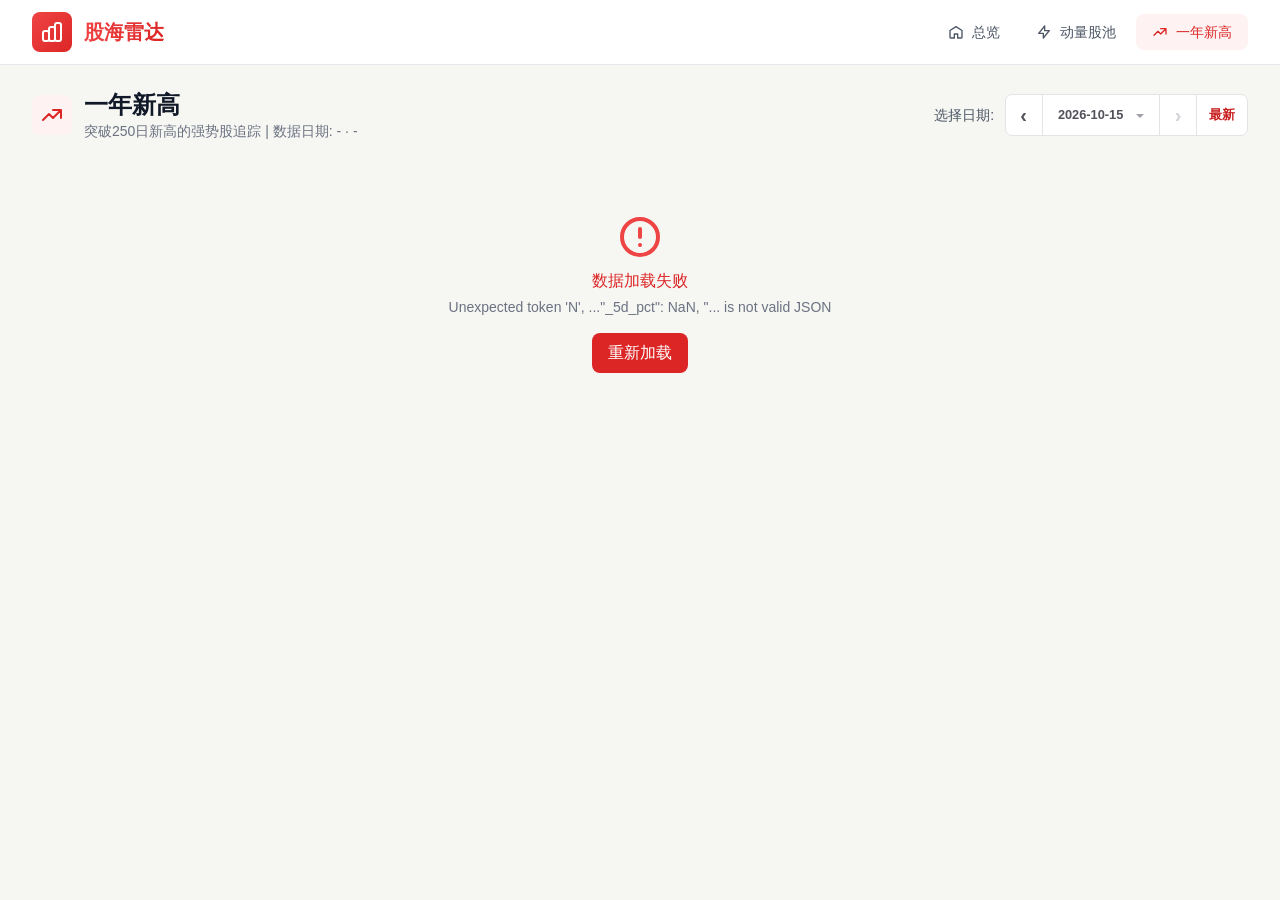
<file: newhigh.html>
<!DOCTYPE html>
<html>
<head>
    <meta charset="UTF-8" />
    <script>
        const target = `newhigh_final.html${window.location.search || ''}${window.location.hash || ''}`;
        window.location.replace(target);
    </script>
</head>
<body>
    <p>Redirecting to <a id="targetLink" href="newhigh_final.html">newhigh_final.html</a>...</p>
    <script>
        document.getElementById('targetLink').href = `newhigh_final.html${window.location.search || ''}${window.location.hash || ''}`;
    </script>
</body>
</html>
</file>
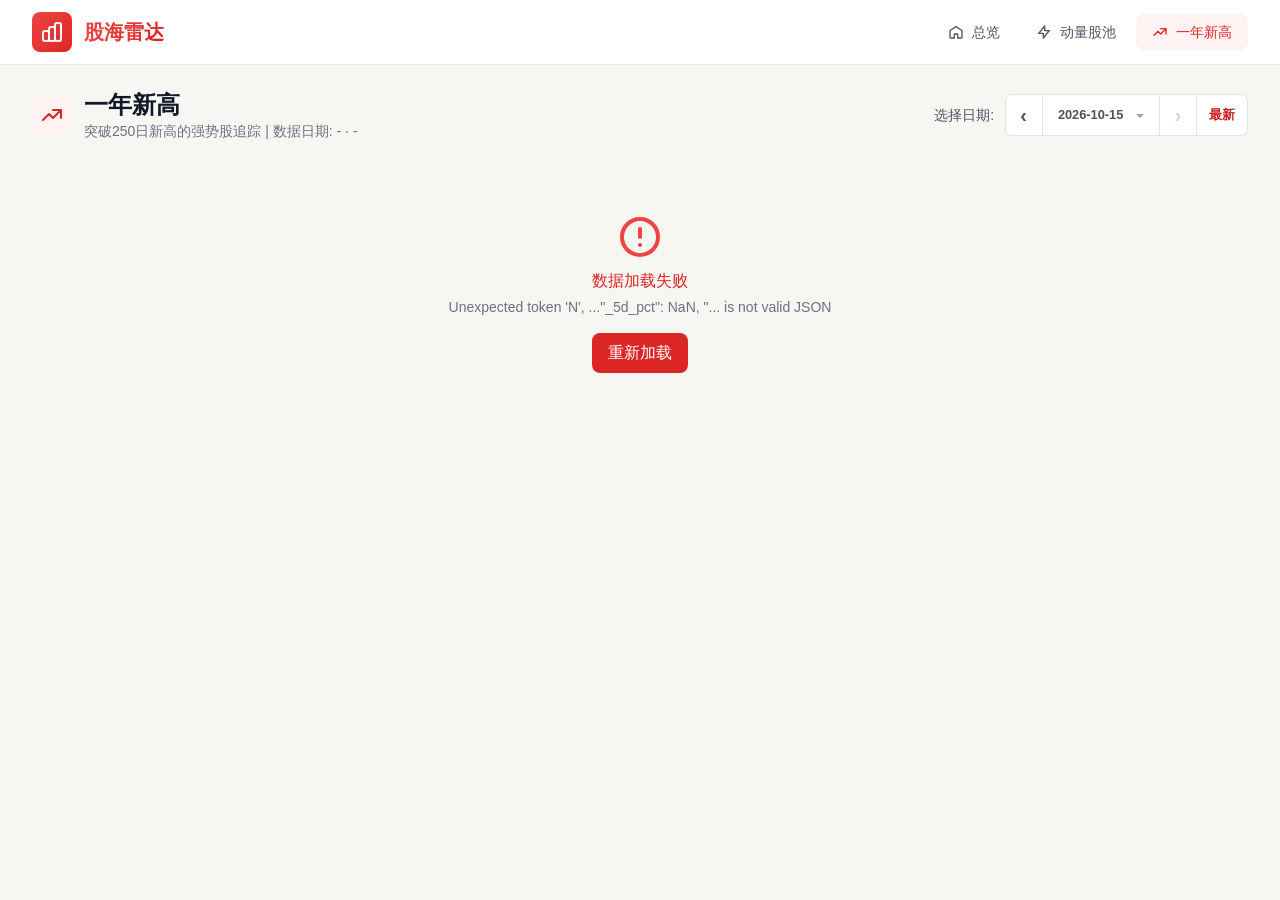
<file: newhigh_final.html>
<!DOCTYPE html>
<html lang="zh-CN">
<head>
    <meta charset="UTF-8">
    <meta name="viewport" content="width=device-width, initial-scale=1.0">
    <title>股海雷达 - 一年新高</title>
    <link rel="icon" href="data:,">
    <script src="tailwind-runtime.js"></script>
    <style>
        .text-stock-up { color: #DC2626; }
        .text-stock-down { color: #16A34A; }
        .text-stock-neutral { color: #9CA3AF; }
        .bg-stock-up { background-color: #DC2626; }
        .shadow-card { box-shadow: 0 1px 3px 0 rgba(0, 0, 0, 0.1); }
        .sector-item { cursor: pointer; transition: all 0.2s; }
        .sector-item:hover { background-color: rgba(220, 38, 38, 0.05); transform: translateX(4px); }
        .loading { animation: pulse 2s cubic-bezier(0.4, 0, 0.6, 1) infinite; }
        @keyframes pulse { 0%, 100% { opacity: 1; } 50% { opacity: .5; } }
        .progress-bar { transition: width 0.5s ease-out; }
        .empty-state { text-align: center; padding: 3rem 1rem; color: #6B7280; }
        .empty-state svg { margin: 0 auto 1rem; color: #D1D5DB; }
        /* 统一日期选择器样式 */
        .date-selector {
            display: flex;
            align-items: center;
            gap: 0.5rem;
        }
        .date-selector label {
            font-size: 0.875rem;
            color: #4B5563;
            font-weight: 500;
            white-space: nowrap;
        }
        .date-selector select {
            padding: 0.5rem 2rem 0.5rem 0.75rem;
            font-size: 0.875rem;
            background-color: white;
            border: 1px solid #D1D5DB;
            border-radius: 0.5rem;
            appearance: none;
            background-image: url("data:image/svg+xml,%3csvg xmlns='http://www.w3.org/2000/svg' fill='none' viewBox='0 0 20 20'%3e%3cpath stroke='%236B7280' stroke-linecap='round' stroke-linejoin='round' stroke-width='1.5' d='M6 8l4 4 4-4'/%3e%3c/svg%3e");
            background-position: right 0.5rem center;
            background-repeat: no-repeat;
            background-size: 1.5em 1.5em;
            min-width: 140px;
            cursor: pointer;
        }
        .date-selector select:focus {
            outline: none;
            border-color: #DC2626;
            box-shadow: 0 0 0 3px rgba(220, 38, 38, 0.1);
        }
        .date-selector select:disabled {
            background-color: #F3F4F6;
            cursor: not-allowed;
            opacity: 0.6;
        }
        .hint-wrap {
            position: relative;
            display: inline-flex;
            align-items: center;
            gap: 0.35rem;
        }
        .hint-icon {
            width: 1rem;
            height: 1rem;
            border-radius: 9999px;
            display: inline-flex;
            align-items: center;
            justify-content: center;
            font-size: 0.7rem;
            font-weight: 700;
            background: #f3f4f6;
            color: #6b7280;
            cursor: help;
        }
        .hint-tip {
            position: absolute;
            left: 0;
            top: calc(100% + 0.5rem);
            width: 220px;
            padding: 0.75rem 0.9rem;
            border-radius: 0.75rem;
            background: rgba(17, 24, 39, 0.94);
            color: #f9fafb;
            font-size: 0.75rem;
            line-height: 1.5;
            box-shadow: 0 14px 32px rgba(17, 24, 39, 0.18);
            opacity: 0;
            pointer-events: none;
            transform: translateY(-4px);
            transition: opacity 0.18s ease, transform 0.18s ease;
            z-index: 20;
        }
        .hint-wrap:hover .hint-tip,
        .hint-wrap:focus-within .hint-tip {
            opacity: 1;
            transform: translateY(0);
        }
        .trend-score-bar {
            position: relative;
            overflow: hidden;
            border-radius: 9999px;
            background: #E5E7EB;
            height: 0.45rem;
        }
        .trend-score-bar > span {
            display: block;
            height: 100%;
            border-radius: 9999px;
            transition: width 0.3s ease;
        }
    </style>
    <link rel="stylesheet" href="app.css">
    <script src="date-nav.js" defer></script>
</head>
<body class="bg-gray-50 min-h-screen">
    <!-- 导航栏 -->
    <nav class="bg-white border-b border-gray-200 sticky top-0 z-50">
        <div class="max-w-7xl mx-auto px-4 sm:px-6 lg:px-8">
            <div class="flex items-center justify-between h-16">
                <div class="flex items-center gap-3">
                    <div class="p-2 bg-gradient-to-br from-red-500 to-red-600 rounded-lg">
                        <svg class="w-6 h-6 text-white" fill="none" stroke="currentColor" viewBox="0 0 24 24">
                            <path stroke-linecap="round" stroke-linejoin="round" stroke-width="2" d="M9 19v-6a2 2 0 00-2-2H5a2 2 0 00-2 2v6a2 2 0 002 2h2a2 2 0 002-2zm0 0V9a2 2 0 012-2h2a2 2 0 012 2v10m-6 0a2 2 0 002 2h2a2 2 0 002-2m0 0V5a2 2 0 012-2h2a2 2 0 012 2v14a2 2 0 01-2 2h-2a2 2 0 01-2-2z"></path>
                        </svg>
                    </div>
                    <span class="text-xl font-bold bg-gradient-to-r from-red-500 to-red-600 bg-clip-text text-transparent">股海雷达</span>
                </div>

                <div class="flex items-center gap-1">
                    <a id="navHomeLink" href="index.html" class="flex items-center gap-2 px-4 py-2 rounded-lg text-sm font-medium text-gray-600 hover:bg-gray-100">
                        <svg class="w-4 h-4" fill="none" stroke="currentColor" viewBox="0 0 24 24">
                            <path stroke-linecap="round" stroke-linejoin="round" stroke-width="2" d="M3 9.75L12 4l9 5.75V20a1 1 0 01-1 1h-5.5v-6h-5v6H4a1 1 0 01-1-1V9.75z"></path>
                        </svg>
                        总览
                    </a>
                    <a id="navMomentumLink" href="momentum.html" class="flex items-center gap-2 px-4 py-2 rounded-lg text-sm font-medium text-gray-600 hover:bg-gray-100">
                        <svg class="w-4 h-4" fill="none" stroke="currentColor" viewBox="0 0 24 24">
                            <path stroke-linecap="round" stroke-linejoin="round" stroke-width="2" d="M13 10V3L4 14h7v7l9-11h-7z"></path>
                        </svg>
                        动量股池
                    </a>
                    <button class="flex items-center gap-2 px-4 py-2 rounded-lg text-sm font-medium bg-red-50 text-red-600">
                        <svg class="w-4 h-4" fill="none" stroke="currentColor" viewBox="0 0 24 24">
                            <path stroke-linecap="round" stroke-linejoin="round" stroke-width="2" d="M13 7h8m0 0v8m0-8l-8 8-4-4-6 6"></path>
                        </svg>
                        一年新高
                    </button>
                </div>
            </div>
        </div>
    </nav>

    <!-- 主内容 -->
    <main class="max-w-7xl mx-auto px-4 sm:px-6 lg:px-8 py-6">
        <!-- 页面头部 -->
        <div class="flex flex-col sm:flex-row sm:items-center sm:justify-between gap-4 mb-6">
            <div class="flex items-center gap-3">
                <div class="p-2 bg-red-50 rounded-lg">
                    <svg class="w-6 h-6 text-stock-up" fill="none" stroke="currentColor" viewBox="0 0 24 24">
                        <path stroke-linecap="round" stroke-linejoin="round" stroke-width="2" d="M13 7h8m0 0v8m0-8l-8 8-4-4-6 6"></path>
                    </svg>
                </div>
                <div>
                    <h1 class="text-2xl font-bold text-gray-900">一年新高</h1>
                    <p class="text-sm text-gray-500">突破250日新高的强势股追踪 | 数据日期: <span id="tradeDate">-</span> · <span id="dataStatus">-</span></p>
                </div>
            </div>
            
            <!-- 统一日期选择器 -->
            <div class="date-selector">
                <label for="dateSelect">选择日期:</label>
                <select id="dateSelect" onchange="onDateChange(this.value)" disabled>
                    <option value="">加载中...</option>
                </select>
            </div>
        </div>

        <!-- 加载状态 -->
        <div id="loadingState" class="text-center py-12">
            <div class="inline-block loading rounded-full h-8 w-8 border-b-2 border-red-600"></div>
            <p class="mt-4 text-gray-500">正在加载数据...请稍候</p>
        </div>

        <!-- 错误状态 -->
        <div id="errorState" class="hidden text-center py-12">
            <div class="text-red-500 mb-2">
                <svg class="w-12 h-12 mx-auto" fill="none" stroke="currentColor" viewBox="0 0 24 24">
                    <path stroke-linecap="round" stroke-linejoin="round" stroke-width="2" d="M12 8v4m0 4h.01M21 12a9 9 0 11-18 0 9 9 0 0118 0z"></path>
                </svg>
            </div>
            <p class="text-red-600 font-medium">数据加载失败</p>
            <p id="errorMessage" class="text-gray-500 text-sm mt-1"></p>
            <button onclick="loadData()" class="mt-4 px-4 py-2 bg-red-600 text-white rounded-lg hover:bg-red-700">重新加载</button>
        </div>

        <!-- 空数据状态 -->
        <div id="emptyState" class="hidden bg-white rounded-xl shadow-card border border-gray-100 p-8">
            <div class="empty-state">
                <svg class="w-16 h-16" fill="none" stroke="currentColor" viewBox="0 0 24 24">
                    <path stroke-linecap="round" stroke-linejoin="round" stroke-width="1.5" d="M9 17v-2m3 2v-4m3 4v-6m2 10H7a2 2 0 01-2-2V5a2 2 0 012-2h5.586a1 1 0 01.707.293l5.414 5.414a1 1 0 01.293.707V19a2 2 0 01-2 2z"></path>
                </svg>
                <p class="text-lg font-medium text-gray-900 mb-1">暂无数据</p>
                <p class="text-sm text-gray-500">该日期暂未收录一年新高数据，请选择其他日期</p>
                <button onclick="loadData()" class="mt-4 px-4 py-2 bg-red-600 text-white rounded-lg hover:bg-red-700">刷新数据</button>
            </div>
        </div>

        <!-- 数据内容 -->
        <div id="content" class="hidden">
            <!-- 新高摘要 -->
            <div class="focus-panel p-4 sm:p-5 mb-6">
                <div class="grid grid-cols-2 lg:grid-cols-[repeat(4,minmax(0,1fr))_auto] gap-4 lg:items-center">
                    <div>
                        <p class="focus-label">市场新高</p>
                        <p id="todayNewHigh" class="focus-value text-stock-up">-</p>
                    </div>
                    <div>
                        <p class="focus-label">净新高</p>
                        <p id="netNewHigh" class="focus-value">-</p>
                    </div>
                    <div>
                        <p class="focus-label">近5日均值</p>
                        <p id="avg5Days" class="focus-value">-</p>
                    </div>
                    <div>
                        <p class="focus-label">较5日均值</p>
                        <p id="avg5DaysChange" class="focus-value">-</p>
                    </div>
                    <a id="marketOverviewLink" href="index.html" class="quiet-button col-span-2 lg:col-span-1 px-3 py-2 text-xs text-center whitespace-nowrap">
                        大盘：<span id="marketStatus">-</span> · 查看总览
                    </a>
                </div>
                <p id="newHighRatio" class="mt-3 pt-3 border-t border-gray-100 text-xs text-gray-400">-</p>
                <div class="hidden" aria-hidden="true"><span id="marketStatusDesc"></span><span id="strengthScore"></span><span id="strengthBar"></span><span id="indexStatus"></span><span id="indexStatusDesc"></span><span id="indexScoreBar"></span><span id="indexScore"></span></div>
            </div>

            <!-- 板块分布 -->
            <div class="mb-6">
                <div class="bg-white rounded-xl shadow-card border border-gray-100">
                    <div class="px-6 py-4 border-b border-gray-200 flex items-center justify-between">
                        <div>
                            <h3 class="text-lg font-semibold text-gray-900">新高行业分布</h3>
                            <p class="text-xs text-gray-500 mt-1">统计全部新高所属行业，按确认分排序，默认展示前6个</p>
                        </div>
                        <button id="toggleSectors" type="button" onclick="toggleSectorList()" class="quiet-button px-3 py-1.5 text-xs">查看全部行业</button>
                    </div>
                    <div class="p-6" id="sectorList">
                        <!-- 动态填充 -->
                    </div>
                </div>
            </div>

            <!-- 新高个股列表 -->
            <div class="bg-white rounded-xl shadow-card border border-gray-100 overflow-hidden">
                <div class="px-6 py-4 border-b border-gray-200 flex flex-col gap-4">
                    <div class="flex flex-col sm:flex-row sm:items-center sm:justify-between gap-3">
                        <div>
                            <h3 class="text-lg font-semibold text-gray-900">新高个股列表</h3>
                            <p id="stockListSummary" class="text-xs text-gray-500 mt-1">-</p>
                        </div>
                        <div class="flex gap-2" aria-label="新高范围">
                            <button onclick="filterNewHighScope('all')" id="signalFilterAll" class="px-3 py-1.5 text-xs bg-red-50 text-red-600 rounded-full font-medium">全部新高 <span id="allNewHighCount">-</span></button>
                            <button onclick="filterNewHighScope('candidate')" id="signalFilterCandidate" class="px-3 py-1.5 text-xs bg-gray-100 text-gray-600 rounded-full hover:bg-gray-200">容量通过 <span id="candidateNewHighCount">-</span></button>
                        </div>
                    </div>
                    <div class="flex flex-wrap gap-2">
                            <button onclick="filterStocks('all')" id="stockFilterAll" class="px-3 py-1.5 text-xs bg-red-50 text-red-600 rounded-full font-medium">全市场</button>
                            <button onclick="filterStocks('main')" id="stockFilterMain" class="px-3 py-1.5 text-xs bg-gray-100 text-gray-600 rounded-full hover:bg-gray-200">主板</button>
                            <button onclick="filterStocks('cyb')" id="stockFilterCyb" class="px-3 py-1.5 text-xs bg-gray-100 text-gray-600 rounded-full hover:bg-gray-200">创业板</button>
                            <button onclick="filterStocks('kcb')" id="stockFilterKcb" class="px-3 py-1.5 text-xs bg-gray-100 text-gray-600 rounded-full hover:bg-gray-200">科创板</button>
                    </div>
                    <div id="selectedSectorBar" class="hidden rounded-lg border border-red-100 bg-red-50 px-4 py-3">
                        <div class="flex flex-wrap items-center justify-between gap-3">
                            <p id="selectedSectorText" class="text-sm text-red-800">-</p>
                            <div class="flex gap-2">
                                <button onclick="openSelectedSectorModal()" class="rounded-full border border-red-200 bg-white px-3 py-1.5 text-xs font-semibold text-red-700 hover:bg-red-50">查看板块明细</button>
                                <button onclick="clearSelectedSector()" class="rounded-full border border-red-200 bg-white px-3 py-1.5 text-xs font-semibold text-red-700 hover:bg-red-50">看全部新高</button>
                            </div>
                        </div>
                    </div>
                </div>
                <div class="newhigh-stock-table-wrap overflow-x-auto">
                    <table class="w-full text-sm text-left stock-results-table">
                        <thead class="bg-gray-50 text-gray-700">
                            <tr id="stockTableHeader">
                                <th class="px-6 py-3 font-medium">股票</th>
                                <th class="px-6 py-3 font-medium">方向</th>
                                <th class="px-6 py-3 font-medium">新高状态</th>
                                <th class="px-6 py-3 font-medium">今日表现</th>
                                <th class="px-6 py-3 font-medium">成交额 / 流通市值</th>
                            </tr>
                        </thead>
                        <tbody id="stockTable" class="divide-y divide-gray-100">
                            <!-- 动态填充 -->
                        </tbody>
                    </table>
                </div>
                <div id="stockMobileList" class="newhigh-stock-mobile-list divide-y divide-gray-100"></div>
            </div>

            <!-- 说明 -->
            <details class="data-note mt-6 py-4 text-sm">
                <summary>查看计算口径与免责声明</summary>
                <ul class="space-y-1 list-disc list-inside">
                    <li><strong>一年新高</strong>：个股收盘价突破过去250个交易日的最高价</li>
                    <li><strong>容量通过</strong>：只表示成交额、市值与换手质量通过门槛，不代表公司逻辑或买点成立</li>
                    <li><strong>新高占比</strong>：分母使用“可计算250日窗口”的股票数，不直接拿全市场总数做除数</li>
                    <li><strong>涨跌幅</strong>：当日股价涨跌百分比，反映突破强度</li>
                    <li><strong>连新高天数</strong>：连续创出新高的交易日数</li>
                    <li><strong>这页只负责验证</strong>：它回答哪些票已经被市场确认，不回答逻辑和买点</li>
                    <li>分类来源：东方财富行业板块；仅供参考，不构成投资建议</li>
                </ul>        
            </details>
        </div>
    </main>

    <!-- 板块详情弹窗 -->
    <div id="sectorModal" class="fixed inset-0 bg-black bg-opacity-50 z-50 hidden flex items-center justify-center p-4">
        <div class="bg-white rounded-xl shadow-2xl max-w-4xl w-full max-h-[90vh] overflow-hidden">
            <div class="px-6 py-4 border-b border-gray-200 flex items-center justify-between bg-gray-50">
                <div>
                    <h3 id="modalTitle" class="text-xl font-bold text-gray-900">板块详情</h3>
                    <p id="modalSubtitle" class="text-sm text-gray-500 mt-1">一年新高</p>
                </div>
                <button onclick="closeModal()" class="p-2 hover:bg-gray-200 rounded-lg">
                    <svg class="w-6 h-6 text-gray-500" fill="none" stroke="currentColor" viewBox="0 0 24 24">
                        <path stroke-linecap="round" stroke-linejoin="round" stroke-width="2" d="M6 18L18 6M6 6l12 12"></path>
                    </svg>
                </button>
            </div>
            
            <div id="modalLoading" class="hidden p-12 text-center">
                <div class="inline-block loading rounded-full h-8 w-8 border-b-2 border-red-600"></div>
                <p class="mt-4 text-gray-500">正在加载个股数据...</p>
            </div>
            
            <div id="modalContent" class="overflow-y-auto max-h-[70vh]">
                <div class="grid grid-cols-3 gap-4 p-6 border-b border-gray-100">
                    <div class="text-center">
                        <p class="text-xs text-gray-500">新高股票数</p>
                        <p id="modalNewHighCount" class="text-2xl font-bold text-stock-up">-</p>
                    </div>
                    <div class="text-center">
                        <p class="text-xs text-gray-500">板块强度得分</p>
                        <p id="modalStrengthScore" class="text-2xl font-bold text-stock-up">-</p>
                    </div>
                    <div class="text-center">
                        <p class="text-xs text-gray-500">占全市场比例</p>
                        <p id="modalMarketRatio" class="text-2xl font-bold text-gray-700">-</p>
                    </div>
                </div>
                
                <div class="p-6">
                    <h4 class="text-sm font-semibold text-gray-700 mb-4">该板块内创出新高的个股</h4>
                    <div class="overflow-x-auto">
                        <table class="w-full text-sm">
                            <thead class="bg-gray-50 text-gray-600">
                                <tr>
                                    <th class="px-4 py-3 text-left font-medium">股票</th>
                                    <th class="px-4 py-3 text-left font-medium">新高确认</th>
                                    <th class="px-4 py-3 text-right font-medium">今日表现</th>
                                    <th class="px-4 py-3 text-left font-medium">成交额 / 流通市值</th>
                                </tr>
                            </thead>
                            <tbody id="modalStockList" class="divide-y divide-gray-100"></tbody>
                        </table>
                    </div>
                </div>
            </div>
            
            <div class="px-6 py-4 border-t border-gray-200 bg-gray-50 flex justify-end items-center">
                <button onclick="closeModal()" class="px-4 py-2 bg-gray-200 hover:bg-gray-300 text-gray-700 rounded-lg text-sm font-medium">关闭</button>
            </div>
        </div>
    </div>

    <!-- 个股决策详情 -->
    <div id="stockDetailRoot" class="fixed inset-0 z-[70] hidden" aria-hidden="true">
        <button type="button" class="stock-drawer-backdrop absolute inset-0" aria-label="关闭个股详情" onclick="closeStockDetail()"></button>
        <aside id="stockDetailDrawer" class="stock-detail-drawer absolute right-0 top-0 flex h-full w-full max-w-[440px] flex-col bg-white shadow-2xl" role="dialog" aria-modal="true" aria-labelledby="stockDetailName" tabindex="-1">
            <header class="flex items-start justify-between gap-4 border-b border-gray-200 px-6 py-5">
                <div class="min-w-0">
                    <div class="flex flex-wrap items-center gap-2">
                        <h3 id="stockDetailName" class="text-xl font-bold text-gray-900">个股详情</h3>
                        <span id="stockDetailCapacityBadge" class="stock-state-badge">-</span>
                    </div>
                    <div class="mt-1 flex flex-wrap items-center gap-2 text-sm text-gray-500">
                        <span id="stockDetailCode" class="font-mono">-</span>
                        <span aria-hidden="true">·</span>
                        <span id="stockDetailSector">-</span>
                    </div>
                </div>
                <button type="button" onclick="closeStockDetail()" class="stock-drawer-icon-button shrink-0" aria-label="关闭个股详情" title="关闭">
                    <svg class="h-5 w-5" fill="none" stroke="currentColor" viewBox="0 0 24 24" aria-hidden="true">
                        <path stroke-linecap="round" stroke-linejoin="round" stroke-width="2" d="M6 18L18 6M6 6l12 12"></path>
                    </svg>
                </button>
            </header>

            <div class="flex-1 overflow-y-auto">
                <div class="stock-detail-conclusion px-6 py-5">
                    <p class="text-xs font-semibold text-gray-500">当前判断</p>
                    <p id="stockDetailConclusion" class="mt-2 text-base font-semibold leading-7 text-gray-900">-</p>
                </div>

                <section class="stock-detail-section" aria-labelledby="stockReasonTitle">
                    <h4 id="stockReasonTitle" class="stock-detail-section-title">为什么上榜</h4>
                    <div id="stockDetailReasons" class="stock-detail-metric-grid"></div>
                </section>

                <section class="stock-detail-section" aria-labelledby="stockDirectionTitle">
                    <h4 id="stockDirectionTitle" class="stock-detail-section-title">市场与方向</h4>
                    <div id="stockDetailDirection" class="stock-detail-rows"></div>
                </section>

                <section class="stock-detail-section" aria-labelledby="stock3lTitle">
                    <h4 id="stock3lTitle" class="stock-detail-section-title">3L 判断进度</h4>
                    <div id="stockDetail3L" class="stock-detail-rows"></div>
                </section>

                <section class="stock-detail-section" aria-labelledby="stockCapacityTitle">
                    <h4 id="stockCapacityTitle" class="stock-detail-section-title">容量数据</h4>
                    <div id="stockDetailCapacity" class="stock-detail-metric-grid"></div>
                </section>
            </div>

            <footer class="stock-detail-actions border-t border-gray-200 bg-white px-6 py-4">
                <button type="button" onclick="focusStockSector()" class="quiet-button px-3 py-2 text-sm font-medium">看所属行业</button>
                <a id="stockEastmoneyLink" href="#" target="_blank" rel="noopener noreferrer" class="stock-detail-primary-action px-3 py-2 text-sm font-medium">东财 K 线</a>
                <button type="button" onclick="copyStockCode()" class="stock-copy-action px-3 py-2 text-sm font-medium"><span id="copyStockCodeLabel">复制代码</span></button>
            </footer>
        </aside>
    </div>

    <script>
        // GitHub Pages 使用静态 JSON 文件，本地使用 API
        const isLocalhost = window.location.hostname === 'localhost' || window.location.hostname === '127.0.0.1';
        const isFileProtocol = window.location.protocol === 'file:';
        const isGitHubPages = window.location.hostname.includes('github.io');
        const isBackendApi = isLocalhost && !isFileProtocol && window.location.port === '8000';
        
        // 计算数据基础路径
        let DATA_BASE;
        if (isBackendApi) {
            DATA_BASE = 'http://localhost:8000';
        } else if (isGitHubPages) {
            // GitHub Pages: 使用基于当前路径的绝对路径
            const pathParts = window.location.pathname.split('/');
            // 移除最后一个部分（如果是HTML文件）
            if (pathParts[pathParts.length - 1].endsWith('.html')) {
                pathParts.pop();
            }
            const basePath = pathParts.join('/');
            DATA_BASE = basePath + (basePath.endsWith('/') ? 'data' : '/data');
        } else {
            // 本地文件或其他情况
            DATA_BASE = './data';
        }
        
        let currentData = null;
        let currentDate = null;
        let currentStockFilter = 'all';
        let currentNewHighScope = 'all';
        let allStocks = []; // 展平后的所有股票列表
        let availableDates = []; // 可用日期列表（有数据的日期）
        let momentumSectorMap = new Map();
        const pageParams = new URLSearchParams(window.location.search);
        let selectedSectorName = pageParams.get('sector') || '';
        let showAllSectors = false;
        let currentSectors = [];
        let currentDetailStock = null;

        // 颜色配置
        const colors = [
            { bg: 'bg-red-500', light: 'bg-red-100', text: 'text-red-600' },
            { bg: 'bg-orange-500', light: 'bg-orange-100', text: 'text-orange-600' },
            { bg: 'bg-yellow-500', light: 'bg-yellow-100', text: 'text-yellow-600' },
            { bg: 'bg-green-500', light: 'bg-green-100', text: 'text-green-600' },
            { bg: 'bg-blue-500', light: 'bg-blue-100', text: 'text-blue-600' },
            { bg: 'bg-indigo-500', light: 'bg-indigo-100', text: 'text-indigo-600' },
            { bg: 'bg-purple-500', light: 'bg-purple-100', text: 'text-purple-600' },
            { bg: 'bg-pink-500', light: 'bg-pink-100', text: 'text-pink-600' },
        ];

        /**
         * ============================================
         * 统一日期选择器组件 - 开始
         * ============================================
         */
        
        // 格式化日期显示 YYYYMMDD -> YYYY-MM-DD
        function formatDate(dateStr) {
            if (!dateStr) return '';
            // 处理 YYYYMMDD 格式
            if (dateStr.length === 8) {
                return `${dateStr.slice(0, 4)}-${dateStr.slice(4, 6)}-${dateStr.slice(6, 8)}`;
            }
            // 处理 YYYY-MM-DD 格式
            return dateStr;
        }

        function formatGeneratedAt(value) {
            if (!value) return '-';
            const date = new Date(value);
            if (Number.isNaN(date.getTime())) return value;
            return `${date.getFullYear()}-${String(date.getMonth() + 1).padStart(2, '0')}-${String(date.getDate()).padStart(2, '0')} ${String(date.getHours()).padStart(2, '0')}:${String(date.getMinutes()).padStart(2, '0')}`;
        }

        function getDataStatus(result) {
            const quality = result?.data_quality || {};
            const status = quality.market_close_complete === false ? '盘中快照' : '完整收盘';
            const coverage = Number(quality.stock_coverage_pct || 0);
            const generatedAt = formatGeneratedAt(result?.generated_at || quality.generated_at);
            return `${status} · 生成 ${generatedAt}${coverage ? ` · 覆盖 ${coverage.toFixed(1)}%` : ''}`;
        }

        function syncPageQuery() {
            const params = new URLSearchParams(window.location.search);
            if (currentDate) params.set('date', currentDate);
            else params.delete('date');
            if (selectedSectorName) params.set('sector', selectedSectorName);
            else params.delete('sector');
            const query = params.toString();
            const nextUrl = `${window.location.pathname}${query ? `?${query}` : ''}${window.location.hash || ''}`;
            window.history.replaceState({}, '', nextUrl);
            document.getElementById('navHomeLink').href = `index.html${query ? `?${query}` : ''}`;
            document.getElementById('navMomentumLink').href = `momentum.html${query ? `?${query}` : ''}`;
        }

        function updateSelectedSectorBar() {
            const bar = document.getElementById('selectedSectorBar');
            const text = document.getElementById('selectedSectorText');
            if (selectedSectorName) {
                const baseStocks = getDisplayedStocksBase(allStocks);
                text.textContent = `当前从总览带入：${selectedSectorName}。个股列表已切到这个板块，共 ${baseStocks.length} 只新高股。`;
                bar.classList.remove('hidden');
            } else {
                bar.classList.add('hidden');
            }
        }

        function getDisplayedStocksBase(stocks) {
            if (!selectedSectorName) return stocks;
            return (stocks || []).filter((s) => (s.sector === selectedSectorName) || (s.industry === selectedSectorName));
        }

        // 从API或静态文件获取可用日期列表
        async function fetchAvailableDates() {
            try {
                if (isBackendApi) {
                    // 本地使用 API
                    const response = await fetch(`${DATA_BASE}/api/newhigh/dates`);
                    if (response.ok) {
                        const result = await response.json();
                        availableDates = result.dates || [];
                        availableDates.sort((a, b) => b.localeCompare(a));
                        return availableDates;
                    }
                } else {
                    // 静态文件模式（GitHub Pages 或本地文件）
                    const datesUrl = isGitHubPages ? `${DATA_BASE}/newhigh_dates.json` : './data/newhigh_dates.json';
                    const response = await fetch(datesUrl);
                    if (response.ok) {
                        const result = await response.json();
                        availableDates = result.dates || [];
                        availableDates.sort((a, b) => b.localeCompare(a));
                        return availableDates;
                    }
                }
            } catch (error) {
                console.warn('获取日期列表失败:', error);
                availableDates = [];
            }
            return availableDates;
        }

        // 初始化日期选择器
        async function initDateSelector() {
            const select = document.getElementById('dateSelect');
            select.disabled = true;
            select.innerHTML = '<option value="">加载中...</option>';
            
            // 获取可用日期列表
            await fetchAvailableDates();
            
            select.innerHTML = '';
            
            if (availableDates.length === 0) {
                select.innerHTML = '<option value="">无可用日期</option>';
                select.disabled = true;
                return;
            }
            
            // 添加可用日期选项（只显示有数据的日期）
            availableDates.forEach(date => {
                const option = document.createElement('option');
                option.value = date; // 保持 YYYYMMDD 格式用于API调用
                option.textContent = formatDate(date); // 显示 YYYY-MM-DD 格式
                select.appendChild(option);
            });
            
            // 默认选中最新有数据的日期
            // 每次打开页面都从最新可用交易日开始，避免旧链接中的 date 参数锁定历史日期。
            const initialDate = availableDates[0];
            select.value = initialDate;
            currentDate = initialDate;
            
            // 启用选择器
            select.disabled = false;
            syncPageQuery();
        }

        // 日期切换回调
        function onDateChange(date) {
            if (!date || date === currentDate) return;
            currentDate = date;
            syncPageQuery();
            loadData();
        }

        // 获取当前选中的日期（用于API调用）
        function getSelectedDate() {
            return currentDate || (availableDates.length > 0 ? availableDates[0] : null);
        }

        /**
         * ============================================
         * 统一日期选择器组件 - 结束
         * ============================================
         */

        // 获取市场状态
        function getMarketStatus(count) {
            if (count >= 200) return { status: '极度强势', desc: '市场狂热', color: 'text-red-700' };
            if (count >= 150) return { status: '强势', desc: '趋势向上', color: 'text-red-600' };
            if (count >= 100) return { status: '正常偏强', desc: '趋势平稳', color: 'text-yellow-600' };
            if (count >= 50) return { status: '正常', desc: '震荡整理', color: 'text-gray-600' };
            if (count >= 20) return { status: '弱势', desc: '趋势向下', color: 'text-gray-500' };
            return { status: '极度弱势', desc: '市场低迷', color: 'text-gray-400' };
        }

        function getTrendStatusColor(status) {
            if (status === '趋势活跃') return 'text-red-600';
            if (status === '趋势可做') return 'text-orange-600';
            if (status === '单日脉冲') return 'text-orange-500';
            if (status === '趋势观察') return 'text-yellow-600';
            return 'text-gray-500';
        }

        function getIndexStatusColor(status) {
            if (status === '强确认') return 'text-red-600';
            if (status === '确认') return 'text-orange-600';
            if (status === '弱确认') return 'text-yellow-600';
            return 'text-gray-500';
        }

        function getDepthStatusColor(status) {
            if (status === '深度强') return 'text-red-600';
            if (status === '深度可做') return 'text-orange-600';
            if (status === '深度一般') return 'text-yellow-600';
            return 'text-gray-500';
        }

        function getMarketPhase(marketStats = {}) {
            return marketStats.market_phase || marketStats.overall_trend_status || marketStats.market_signal || marketStats.market_status || '趋势观察';
        }

        // 加载数据
        async function loadData() {
            showLoading();
            
            const targetDate = getSelectedDate();
            
            try {
                let url;
                if (isBackendApi) {
                    // 本地使用 API
                    url = targetDate 
                        ? `${DATA_BASE}/api/newhigh/${targetDate}`
                        : `${DATA_BASE}/api/newhigh/latest`;
                } else {
                    // 静态文件模式（GitHub Pages 或本地文件）
                    if (isGitHubPages) {
                        url = targetDate 
                            ? `${DATA_BASE}/${targetDate}/newhigh.json`
                            : `${DATA_BASE}/newhigh_latest.json`;
                    } else {
                        url = targetDate 
                            ? `./data/${targetDate}/newhigh.json`
                            : `./data/newhigh_latest.json`;
                    }
                }
                    
                const response = await fetch(url, {
                    method: 'GET',
                    headers: {
                        'Accept': 'application/json',
                    }
                });
                
                if (!response.ok) {
                    throw new Error(`HTTP ${response.status}: ${response.statusText}`);
                }
                
                const result = await response.json();
                
                // 检查是否有数据
                if (!result || (result.sectors && result.sectors.length === 0)) {
                    showEmpty();
                    return;
                }
                
                currentData = result;
                await loadMomentumContext(targetDate);

                // 展平股票数据 - 从sectors中提取所有stocks
                flattenStocks(result);
                
                renderPage(result);
                showContent();
            } catch (error) {
                console.error('加载数据失败:', error);
                showError(error.message || '网络请求失败，请检查后端服务是否运行');
            }
        }

        // 展平股票数据
        function flattenStocks(data) {
            allStocks = [];
            if (data.sectors && Array.isArray(data.sectors)) {
                data.sectors.forEach(sector => {
                    if (sector.stocks && Array.isArray(sector.stocks)) {
                        sector.stocks.forEach(stock => {
                            const sectorName = sector.sector_name || sector.name || '-';
                            const momentum = momentumSectorMap.get(sectorName);
                            // 添加行业信息到股票数据
                            allStocks.push({
                                ...stock,
                                sector: sectorName,
                                industry: sectorName,
                                sector_rank: momentum?.rank || null,
                                sector_is_main_line: Boolean(momentum?.is_main_line),
                                sector_is_warning: Boolean(momentum?.is_warning),
                                sector_momentum_state_label: momentum?.momentum_state_label || null,
                                sector_momentum_score: momentum?.momentum_score || null,
                                sector_confirmation_score: Number(sector.sector_confirmation_score || sector.sector_score || 0),
                                sector_confirmation_tier: sector.confirmation_tier || null,
                                is_capacity_candidate: stock.is_capacity_candidate ?? stock.is_3l_candidate !== false
                            });
                        });
                    }
                });
            }
        }

        async function loadMomentumContext(date) {
            try {
                let url;
                if (isBackendApi) {
                    url = date ? `${DATA_BASE}/api/momentum/${date}` : `${DATA_BASE}/api/momentum/latest`;
                } else if (isGitHubPages) {
                    url = date ? `${DATA_BASE}/${date}/momentum.json` : `${DATA_BASE}/momentum_latest.json`;
                } else {
                    url = date ? `./data/${date}/momentum.json` : `./data/momentum_latest.json`;
                }

                const response = await fetch(url, {
                    method: 'GET',
                    headers: { 'Accept': 'application/json' }
                });
                if (!response.ok) {
                    momentumSectorMap = new Map();
                    return;
                }
                const payload = await response.json();
                momentumSectorMap = new Map((payload.data || []).map((item) => [item.sector_name, item]));
            } catch (error) {
                console.warn('加载动量上下文失败:', error);
                momentumSectorMap = new Map();
            }
        }

        function formatTurnoverYi(turnoverWan) {
            const turnover = Number(turnoverWan) || 0;
            return turnover / 10000;
        }

        function getAmountYi(stock) {
            return formatTurnoverYi(stock.amount || 0);
        }

        function getTurnoverRatio(stock) {
            return Number(stock.turnover_ratio || 0);
        }

        function getStockCode(stock) {
            return String(stock?.ts_code || stock?.code || '').split('.')[0];
        }

        function getBreakPct(stock) {
            return Number(stock?.break_pct ?? stock?.break_through ?? 0);
        }

        function getDirectionState(stock) {
            const tier = stock?.sector_confirmation_tier;
            if (tier === 'climax_warning' || stock?.sector_is_warning) return { tier: 'climax_warning', label: '高潮警惕' };
            if (tier === 'mainline_confirmed' || stock?.sector_is_main_line) return { tier: 'mainline_confirmed', label: '主线确认' };
            if (tier === 'front_runner' || Number(stock?.sector_rank || 99) <= 12) return { tier: 'front_runner', label: '前排升温' };
            return { tier: 'observation', label: '普通观察' };
        }

        function getDirectionBadgeClass(tier) {
            if (tier === 'climax_warning') return 'stock-state-badge is-warning';
            if (tier === 'mainline_confirmed') return 'stock-state-badge is-confirmed';
            if (tier === 'front_runner') return 'stock-state-badge is-rising';
            return 'stock-state-badge';
        }

        function getEastmoneyStockUrl(code) {
            const normalized = String(code || '').split('.')[0];
            if (/^(4|8|92)/.test(normalized)) return `https://quote.eastmoney.com/unify/r/0.${normalized}`;
            const market = /^(6|9)/.test(normalized) ? 'sh' : 'sz';
            return `https://quote.eastmoney.com/${market}${normalized}.html`;
        }

        function computeDisplayedStrengthScore(marketStats) {
            const explicitScore = Number(marketStats.strength_score || 0);
            if (explicitScore > 0) return explicitScore;

            const breadthScore = Number(marketStats.breadth_strength_score || 0);
            const indexScore = Number(marketStats.index_confirmation_score || 0);
            if (breadthScore > 0 || indexScore > 0) {
                return Math.round(Math.max(0, Math.min(100, breadthScore * 0.75 + indexScore * 0.25)));
            }
            return 0;
        }

        function applyBoardFilter(stocks) {
            if (currentStockFilter === 'main') {
                return stocks.filter(s => {
                    const code = s.ts_code || s.code || '';
                    return !code.startsWith('3') && !code.startsWith('688') && !code.startsWith('8') && !code.startsWith('4');
                });
            }
            if (currentStockFilter === 'cyb') {
                return stocks.filter(s => {
                    const code = s.ts_code || s.code || '';
                    return code.startsWith('3');
                });
            }
            if (currentStockFilter === 'kcb') {
                return stocks.filter(s => {
                    const code = s.ts_code || s.code || '';
                    return code.startsWith('688');
                });
            }
            return stocks;
        }

        function applyNewHighScope(stocks) {
            if (currentNewHighScope !== 'candidate') return stocks;
            return stocks.filter((stock) => stock.is_capacity_candidate);
        }

        function sortStockList(stocks) {
            const list = [...stocks];
            return list.sort((a, b) => {
                const confirmationGap = Number(b.sector_confirmation_score || 0) - Number(a.sector_confirmation_score || 0);
                if (Math.abs(confirmationGap) > 0.01) return confirmationGap;
                const sectorRankGap = Number(a.sector_rank || 99) - Number(b.sector_rank || 99);
                if (sectorRankGap !== 0) return sectorRankGap;
                const consecutiveGap = Number(b.consecutive_new_high_days || b.consecutive_days || 1) - Number(a.consecutive_new_high_days || a.consecutive_days || 1);
                if (consecutiveGap !== 0) return consecutiveGap;
                return Number(b.amount || 0) - Number(a.amount || 0);
            });
        }

        function updateStockListSummary(filteredCount, totalCount) {
            const boardTextMap = { all: '全市场', main: '主板', cyb: '创业板', kcb: '科创板' };
            const sectorText = selectedSectorName ? `板块 ${selectedSectorName}` : '全板块';
            const scopeText = currentNewHighScope === 'candidate' ? '容量通过' : '全部新高';
            document.getElementById('stockListSummary').textContent = `显示 ${filteredCount} / ${totalCount} 只 · ${scopeText} · ${sectorText} · ${boardTextMap[currentStockFilter]} · 按方向确认排序`;
        }

        // 渲染页面
        function renderPage(data) {
            const tradeDate = data.trade_date || currentDate;
            document.getElementById('tradeDate').textContent = formatDate(tradeDate);
            document.getElementById('dataStatus').textContent = getDataStatus(data);
            
            // 统计数据 - 优先使用market_stats
            const marketStats = data.market_stats || {};
            const marketOverview = data.market_overview || {};
            const newHighCount = marketStats.new_high_count || allStocks.length || 0;
            const newLowCount = marketStats.new_low_count || 0;
            const netNewHigh = marketStats.net_new_high ?? (newHighCount - newLowCount);
            const totalUniverse = marketStats.total_universe || data.universe_size || 4500;
            const allUniverse = data.universe_size || totalUniverse;
            const marketStatusText = marketOverview.market_status || getMarketPhase(marketStats) || getMarketStatus(newHighCount).status;
            const avg5Days = marketStats.avg_5d || Math.round(newHighCount * 0.9);
            const strengthScore = Number(marketStats.overall_trend_score || computeDisplayedStrengthScore(marketStats));
            
            const marketStatus = getMarketStatus(newHighCount);
            const ratio = ((newHighCount / totalUniverse) * 100).toFixed(2);
            const avgChange = marketStats.avg_5d_change_pct ?? ((newHighCount - avg5Days) / avg5Days * 100).toFixed(1);
            const statusColor = marketStats.status_color_class || marketStatus.color;
            const statusDesc = marketStats.market_status_desc || marketStatus.desc;
            const indexStatus = marketStats.index_confirmation_status || '未确认';
            const indexScore = Number(marketStats.index_confirmation_score || 0);
            const indexSummary = marketStats.index_confirmation_summary || '指数当前没有给出明确确认。';
            
            document.getElementById('todayNewHigh').textContent = newHighCount;
            document.getElementById('allNewHighCount').textContent = newHighCount;
            document.getElementById('candidateNewHighCount').textContent = Number(data.capacity_candidate_stocks ?? data.candidate_stocks ?? 0);
            document.getElementById('netNewHigh').textContent = `${netNewHigh >= 0 ? '+' : ''}${netNewHigh}`;
            document.getElementById('netNewHigh').className = `focus-value ${netNewHigh >= 0 ? 'text-stock-up' : 'text-stock-down'}`;
            document.getElementById('newHighRatio').textContent = `市场新高 ${newHighCount} 只 | 可计算 ${totalUniverse} / 全市场 ${allUniverse} | 新低 ${newLowCount} | 占比 ${ratio}%`;
            document.getElementById('indexStatus').textContent = indexStatus;
            document.getElementById('indexStatus').className = `text-lg font-bold mt-1 ${getIndexStatusColor(indexStatus)}`;
            document.getElementById('indexStatusDesc').textContent = indexSummary;
            document.getElementById('indexScore').textContent = indexScore;
            document.getElementById('indexScoreBar').style.width = `${Math.max(0, Math.min(100, indexScore))}%`;
            document.getElementById('marketStatus').textContent = marketStatusText;
            document.getElementById('marketStatus').className = ['趋势可做', '趋势活跃'].includes(marketStatusText) ? 'text-red-700 font-semibold' : marketStatusText === '趋势谨慎' ? 'text-gray-700 font-semibold' : 'text-amber-700 font-semibold';
            document.getElementById('marketStatusDesc').textContent = `${marketStats.market_phase_desc || statusDesc} | 指数${indexStatus}`;
            document.getElementById('avg5Days').textContent = avg5Days;
            document.getElementById('avg5DaysChange').textContent = `${avgChange >= 0 ? '+' : ''}${avgChange}%`;
            document.getElementById('avg5DaysChange').className = `focus-value ${avgChange >= 0 ? 'text-stock-up' : 'text-stock-down'}`;
            document.getElementById('marketOverviewLink').href = `index.html?date=${tradeDate}`;
            document.getElementById('strengthScore').textContent = strengthScore;
            document.getElementById('strengthBar').style.width = `${strengthScore}%`;
            updateSelectedSectorBar();
            
            // 渲染板块分布
            currentSectors = data.sectors || [];
            renderSectors(currentSectors, newHighCount);
            
            // 渲染个股列表
            renderStocks(allStocks);
        }

        function getSectorConfirmationTier(sector) {
            if (sector.confirmation_tier) return sector.confirmation_tier;
            const count = Number(sector.new_high_count || sector.stock_count || 0);
            if (sector.momentum_warning) return 'climax_warning';
            if (count < 2) return 'observation';
            if (sector.momentum_mainline) return 'mainline_confirmed';
            if (Number(sector.momentum_rank || 99) <= 12) return 'front_runner';
            return 'observation';
        }

        // 渲染板块列表
        function renderSectors(sectors, totalNewHigh) {
            const container = document.getElementById('sectorList');
            
            if (!sectors || sectors.length === 0) {
                container.innerHTML = '<p class="text-center text-gray-500 py-8">暂无板块数据</p>';
                return;
            }
            
            const sortedSectors = [...sectors].sort((a, b) => Number(b.sector_confirmation_score || b.sector_score || 0) - Number(a.sector_confirmation_score || a.sector_score || 0));
            const maxScore = sortedSectors[0]?.sector_confirmation_score || sortedSectors[0]?.sector_score || 1;
            const remainingCount = Math.max(sortedSectors.length - 6, 0);
            const visibleSectors = showAllSectors ? sortedSectors : sortedSectors.slice(0, 6);
            const toggle = document.getElementById('toggleSectors');
            toggle.textContent = showAllSectors ? '收起行业' : `查看全部行业 ${sortedSectors.length}`;
            toggle.classList.toggle('hidden', remainingCount === 0);

            if (!visibleSectors.length) {
                container.innerHTML = '<p class="text-center text-gray-500 py-8">今天暂无新高行业。</p>';
                return;
            }
            
            // 显示所有板块，不限于前8个
            container.innerHTML = visibleSectors.map((sector, index) => {
                const count = sector.new_high_count || sector.stock_count || 0;
                const score = Number(sector.sector_confirmation_score || sector.sector_score || sector.strength_score || Math.round((count / maxScore) * 100));
                const color = index === 0
                    ? colors[0]
                    : { bg: 'bg-gray-400', light: 'bg-gray-100', text: 'text-gray-600' };
                const breadth = Number(sector.sector_new_high_ratio || 0);
                const reason = `方向确认分 ${score.toFixed(1)}${breadth ? ` · 板块新高覆盖 ${breadth.toFixed(1)}%` : ''}`;
                const badges = [];
                const tier = getSectorConfirmationTier(sector);
                const confidence = Number(sector.sector_confirmation_confidence || Math.min(Math.sqrt(count / 3), 1) * 100);
                const isSelected = selectedSectorName && (sector.sector_name || sector.name) === selectedSectorName;
                if (tier === 'climax_warning') badges.push('高潮警惕');
                else if (tier === 'mainline_confirmed') badges.push('主线确认');
                else if (tier === 'front_runner') badges.push('前排升温');
                else badges.push('普通观察');
                if (confidence < 80) badges.push('单股信号');
                if ((sector.avg_consecutive_days || 0) >= 2) badges.push(`均值${sector.avg_consecutive_days}天`);
                
                return `
                    <div class="sector-item p-4 rounded-lg border ${isSelected ? 'border-red-200 bg-red-50/60' : 'border-transparent'} hover:border-red-200" onclick="openSectorModal('${sector.sector_name || sector.name}', ${count}, ${score})">
                        <div class="flex items-start justify-between gap-4">
                            <div class="flex-1 min-w-0">
                                <div class="flex flex-wrap items-center gap-3">
                                    <span class="w-6 h-6 flex items-center justify-center ${color.light} ${color.text} rounded text-sm font-bold shrink-0">${index + 1}</span>
                                    <span class="font-medium text-gray-900">${sector.sector_name || sector.name} ${isSelected ? '📍' : '🔍'}</span>
                                    <div class="flex flex-wrap gap-2">
                                        ${badges.map((badge) => `<span class="inline-flex items-center px-2 py-1 rounded-full text-[11px] bg-gray-100 text-gray-600">${badge}</span>`).join('')}
                                    </div>
                                </div>
                                <p class="text-xs text-gray-500 mt-2">${reason}</p>
                            </div>
                            <div class="text-right shrink-0">
                                <div class="text-sm text-gray-600">${count}只新高</div>
                                <div class="text-xs text-gray-400 mt-1">均涨${Number(sector.avg_change_pct || 0).toFixed(1)}%</div>
                            </div>
                        </div>
                    </div>
                `;
            }).join('');
        }

        function toggleSectorList() {
            showAllSectors = !showAllSectors;
            renderSectors(currentSectors, currentData?.market_stats?.new_high_count || allStocks.length || 0);
        }

        // 渲染个股列表
        function renderStocks(stocks) {
            const tbody = document.getElementById('stockTable');
            const mobileList = document.getElementById('stockMobileList');
            
            if (!stocks || stocks.length === 0) {
                updateStockListSummary(0, 0);
                tbody.innerHTML = '<tr><td colspan="5" class="px-6 py-8 text-center text-gray-500">暂无个股数据</td></tr>';
                mobileList.innerHTML = '<div class="px-4 py-8 text-center text-sm text-gray-500">暂无个股数据</div>';
                return;
            }

            const sectorFiltered = getDisplayedStocksBase(stocks);
            const scopeFiltered = applyNewHighScope(sectorFiltered);
            const boardFiltered = applyBoardFilter(scopeFiltered);
            const filteredStocks = sortStockList(boardFiltered);
            updateStockListSummary(filteredStocks.length, sectorFiltered.length);

            tbody.innerHTML = filteredStocks.map(stock => {
                const change = Number(stock.change_pct || stock.change || stock.pct_change || 0);
                const consecutive = Number(stock.consecutive_new_high_days || stock.consecutive_days || stock.days || 1);
                const breakPct = getBreakPct(stock);
                const sector = stock.sector || stock.industry || '-';
                const code = getStockCode(stock);
                const direction = getDirectionState(stock);
                const directionRank = Number(stock.sector_rank || 0);
                const amountYi = getAmountYi(stock);
                const circMv = Number(stock.circ_mv || 0);
                const capacityLabel = stock.is_capacity_candidate ? '容量通过' : '容量不足';
                return `
                    <tr class="stock-result-row hover:bg-gray-50" role="button" tabindex="0" aria-label="查看 ${stock.name} 的判断详情" onclick="showStockDetail('${code}')" onkeydown="handleStockRowKey(event, '${code}')">
                        <td class="px-6 py-4">
                            <div class="font-medium text-gray-900">${stock.name}</div>
                            <div class="font-mono text-xs text-gray-500 mt-1">${code || '-'}</div>
                        </td>
                        <td class="px-6 py-4">
                            <div class="font-medium text-gray-800">${sector}</div>
                            <div class="mt-1 flex flex-wrap items-center gap-2">
                                <span class="text-xs text-gray-500">${directionRank ? `动量第${directionRank}` : '未进动量前排'}</span>
                                <span class="${getDirectionBadgeClass(direction.tier)}">${direction.label}</span>
                            </div>
                        </td>
                        <td class="px-6 py-4">
                            <div class="font-semibold text-gray-900">连续 ${consecutive} 天</div>
                            <div class="mt-1 text-xs text-gray-500">突破 ${breakPct >= 0 ? '+' : ''}${breakPct.toFixed(2)}%</div>
                        </td>
                        <td class="px-6 py-4 font-semibold ${change >= 0 ? 'text-stock-up' : 'text-stock-down'}">${change >= 0 ? '+' : ''}${change.toFixed(2)}%</td>
                        <td class="px-6 py-4">
                            <div class="flex items-center justify-between gap-3">
                                <div>
                                    <div class="font-medium text-gray-800">${amountYi > 0 ? amountYi.toFixed(1) + '亿' : '-'}</div>
                                    <div class="mt-1 text-xs text-gray-500">流通 ${circMv > 0 ? (circMv >= 100 ? circMv.toFixed(0) : circMv.toFixed(1)) + '亿' : '-'}</div>
                                    <div class="mt-1 text-xs ${stock.is_capacity_candidate ? 'text-red-600' : 'text-gray-400'}">${capacityLabel}</div>
                                </div>
                                <svg class="h-4 w-4 shrink-0 text-gray-300" fill="none" stroke="currentColor" viewBox="0 0 24 24" aria-hidden="true">
                                    <path stroke-linecap="round" stroke-linejoin="round" stroke-width="2" d="M9 5l7 7-7 7"></path>
                                </svg>
                            </div>
                        </td>
                    </tr>
                `;
            }).join('');

            mobileList.innerHTML = filteredStocks.map((stock) => {
                const change = Number(stock.change_pct || stock.change || stock.pct_change || 0);
                const consecutive = Number(stock.consecutive_new_high_days || stock.consecutive_days || stock.days || 1);
                const breakPct = getBreakPct(stock);
                const sector = stock.sector || stock.industry || '-';
                const code = getStockCode(stock);
                const direction = getDirectionState(stock);
                const directionRank = Number(stock.sector_rank || 0);
                const amountYi = getAmountYi(stock);
                const circMv = Number(stock.circ_mv || 0);
                const capacityLabel = stock.is_capacity_candidate ? '容量通过' : '容量不足';
                return `
                    <button type="button" class="newhigh-stock-mobile-row w-full px-4 py-4 text-left" aria-label="查看 ${stock.name} 的判断详情" onclick="showStockDetail('${code}')">
                        <div class="flex items-start justify-between gap-3">
                            <div class="min-w-0">
                                <div class="font-semibold text-gray-900">${stock.name}</div>
                                <div class="mt-1 font-mono text-xs text-gray-500">${code || '-'}</div>
                            </div>
                            <div class="shrink-0 text-right">
                                <div class="text-xs text-gray-500">今日</div>
                                <div class="mt-1 font-bold ${change >= 0 ? 'text-stock-up' : 'text-stock-down'}">${change >= 0 ? '+' : ''}${change.toFixed(2)}%</div>
                            </div>
                        </div>
                        <div class="mt-3 grid grid-cols-2 gap-4 text-xs">
                            <div class="min-w-0">
                                <div class="font-medium text-gray-800">${sector}</div>
                                <div class="mt-1 text-gray-500">${directionRank ? `动量第${directionRank}` : '未进动量前排'} · ${direction.label}</div>
                            </div>
                            <div class="text-right">
                                <div class="font-medium text-gray-800">连续 ${consecutive} 天</div>
                                <div class="mt-1 text-gray-500">突破 ${breakPct >= 0 ? '+' : ''}${breakPct.toFixed(2)}%</div>
                            </div>
                        </div>
                        <div class="mt-3 flex items-center justify-between gap-3 border-t border-gray-100 pt-3 text-xs text-gray-500">
                            <span>成交 ${amountYi > 0 ? amountYi.toFixed(1) + '亿' : '-'} · 流通 ${circMv > 0 ? (circMv >= 100 ? circMv.toFixed(0) : circMv.toFixed(1)) + '亿' : '-'}</span>
                            <span class="shrink-0 font-medium ${stock.is_capacity_candidate ? 'text-red-600' : 'text-gray-400'}">${capacityLabel}</span>
                        </div>
                    </button>
                `;
            }).join('');
        }

        function handleStockRowKey(event, code) {
            if (event.key !== 'Enter' && event.key !== ' ') return;
            event.preventDefault();
            showStockDetail(code);
        }

        // 筛选个股
        function filterStocks(type) {
            currentStockFilter = type;
            
            // 更新按钮样式
            const buttons = {
                'all': 'stockFilterAll',
                'main': 'stockFilterMain',
                'cyb': 'stockFilterCyb',
                'kcb': 'stockFilterKcb'
            };
            
            Object.keys(buttons).forEach(key => {
                const btn = document.getElementById(buttons[key]);
                if (key === type) {
                    btn.className = 'px-3 py-1.5 text-xs bg-red-50 text-red-600 rounded-full font-medium';
                } else {
                    btn.className = 'px-3 py-1.5 text-xs bg-gray-100 text-gray-600 rounded-full hover:bg-gray-200';
                }
            });
            
            renderStocks(allStocks);
        }

        function filterNewHighScope(scope) {
            currentNewHighScope = scope;
            const buttons = {
                all: document.getElementById('signalFilterAll'),
                candidate: document.getElementById('signalFilterCandidate')
            };
            Object.entries(buttons).forEach(([key, button]) => {
                button.className = key === scope
                    ? 'px-3 py-1.5 text-xs bg-red-50 text-red-600 rounded-full font-medium'
                    : 'px-3 py-1.5 text-xs bg-gray-100 text-gray-600 rounded-full hover:bg-gray-200';
            });
            renderStocks(allStocks);
        }

        function clearSelectedSector() {
            selectedSectorName = '';
            syncPageQuery();
            if (currentData) renderPage(currentData);
        }

        function openSelectedSectorModal() {
            if (!selectedSectorName || !currentData) return;
            const sector = (currentData.sectors || []).find((item) => (item.sector_name || item.name) === selectedSectorName);
            if (!sector) return;
            const count = sector.new_high_count || sector.stock_count || 0;
            const score = sector.sector_confirmation_score || sector.sector_score || sector.strength_score || count;
            openSectorModal(selectedSectorName, count, score);
        }

        // 打开板块弹窗
        async function openSectorModal(sectorName, newHighCount, strengthScore) {
            const modal = document.getElementById('sectorModal');
            
            document.getElementById('modalTitle').textContent = sectorName;
            document.getElementById('modalSubtitle').textContent = '一年新高 | ' + newHighCount + '只股票创新高';
            
            document.getElementById('modalNewHighCount').textContent = newHighCount + '只';
            document.getElementById('modalStrengthScore').textContent = strengthScore;
            
            const totalNewHigh = currentData?.market_stats?.new_high_count || allStocks.length || 1;
            document.getElementById('modalMarketRatio').textContent = ((newHighCount / totalNewHigh) * 100).toFixed(1) + '%';
            
            modal.classList.remove('hidden');
            document.getElementById('modalLoading').classList.remove('hidden');
            document.getElementById('modalContent').classList.add('hidden');
            document.body.style.overflow = 'hidden';
            
            // 从当前数据过滤该板块的股票
            const sectorStocks = allStocks.filter(s => 
                (s.sector === sectorName) || (s.industry === sectorName)
            );
            
            renderModalStocks(sectorStocks);
            
            document.getElementById('modalLoading').classList.add('hidden');
            document.getElementById('modalContent').classList.remove('hidden');
        }

        // 渲染弹窗股票列表
        function renderModalStocks(stocks) {
            const tbody = document.getElementById('modalStockList');
            
            if (stocks.length === 0) {
                tbody.innerHTML = '<tr><td colspan="4" class="px-4 py-8 text-center text-gray-500">暂无数据</td></tr>';
                return;
            }
            
            tbody.innerHTML = stocks.map(s => {
                const change = Number(s.change_pct || s.change || s.pct_change || 0);
                const consecutive = Number(s.consecutive_new_high_days || s.consecutive_days || s.days || 1);
                const breakPct = getBreakPct(s);
                const code = getStockCode(s);
                
                return `
                    <tr class="hover:bg-red-50 cursor-pointer" role="button" tabindex="0" onclick="showStockDetail('${code}')" onkeydown="handleStockRowKey(event, '${code}')">
                        <td class="px-4 py-3">
                            <div class="font-medium text-gray-900">${s.name}</div>
                            <div class="mt-1 font-mono text-xs text-gray-500">${code || '-'}</div>
                        </td>
                        <td class="px-4 py-3">
                            <div class="font-semibold text-gray-900">${consecutive} 天</div>
                            <div class="mt-1 text-xs text-gray-500">突破 ${breakPct >= 0 ? '+' : ''}${breakPct.toFixed(2)}%</div>
                        </td>
                        <td class="px-4 py-3 text-right font-bold ${change >= 0 ? 'text-stock-up' : 'text-stock-down'}">${change >= 0 ? '+' : ''}${change.toFixed(2)}%</td>
                        <td class="px-4 py-3">
                            <div class="font-medium text-gray-800">${getAmountYi(s) > 0 ? getAmountYi(s).toFixed(1) + '亿' : '-'}</div>
                            <div class="mt-1 text-xs text-gray-500">流通 ${Number(s.circ_mv || 0) > 0 ? Number(s.circ_mv).toFixed(1) + '亿' : '-'}</div>
                            <div class="mt-1 text-xs ${s.is_capacity_candidate ? 'text-red-600' : 'text-gray-400'}">${s.is_capacity_candidate ? '容量通过' : '容量不足'}</div>
                        </td>
                    </tr>
                `;
            }).join('');
        }

        // 显示加载状态
        function showLoading() {
            document.getElementById('loadingState').classList.remove('hidden');
            document.getElementById('errorState').classList.add('hidden');
            document.getElementById('emptyState').classList.add('hidden');
            document.getElementById('content').classList.add('hidden');
        }

        // 显示错误
        function showError(message) {
            document.getElementById('loadingState').classList.add('hidden');
            document.getElementById('errorState').classList.remove('hidden');
            document.getElementById('emptyState').classList.add('hidden');
            document.getElementById('errorMessage').textContent = message;
            document.getElementById('content').classList.add('hidden');
        }

        // 显示空数据状态
        function showEmpty() {
            document.getElementById('loadingState').classList.add('hidden');
            document.getElementById('errorState').classList.add('hidden');
            document.getElementById('emptyState').classList.remove('hidden');
            document.getElementById('content').classList.add('hidden');
        }

        // 显示内容
        function showContent() {
            document.getElementById('loadingState').classList.add('hidden');
            document.getElementById('errorState').classList.add('hidden');
            document.getElementById('emptyState').classList.add('hidden');
            document.getElementById('content').classList.remove('hidden');
        }

        // 关闭弹窗
        function closeModal() {
            document.getElementById('sectorModal').classList.add('hidden');
            document.body.style.overflow = '';
        }

        function getDetailConclusion(stock) {
            const sector = stock.sector || stock.industry || '所属方向';
            const market = getMarketPhase(currentData?.market_stats || {});
            const direction = getDirectionState(stock);
            let conclusion;
            if (direction.tier === 'climax_warning') {
                conclusion = `${sector}方向已确认但处于高潮警惕，个股新高有效，先观察不追高。`;
            } else if (direction.tier === 'mainline_confirmed') {
                conclusion = `${sector}与个股新高形成共振，已进入重点确认名单，下一步只判断公司逻辑和买点。`;
            } else if (direction.tier === 'front_runner') {
                conclusion = `${sector}位于前排升温，个股已完成价格确认，继续等待方向强化和合适买点。`;
            } else {
                conclusion = `${sector}共振仍弱，当前只确认个股创新高，暂留观察名单。`;
            }
            if (!stock.is_capacity_candidate) conclusion += ' 容量不足，先不列入重点跟踪。';
            return `市场${market}。${conclusion}`;
        }

        function renderDetailMetric(label, value, tone = '') {
            return `<div class="stock-detail-metric"><span>${label}</span><strong class="${tone}">${value}</strong></div>`;
        }

        function renderDetailRow(label, value, note = '', tone = '') {
            return `
                <div class="stock-detail-row">
                    <span class="stock-detail-row-label">${label}</span>
                    <div class="text-right">
                        <strong class="${tone}">${value}</strong>
                        ${note ? `<p>${note}</p>` : ''}
                    </div>
                </div>
            `;
        }

        // 显示股票决策详情
        function showStockDetail(code) {
            const normalizedCode = String(code || '').split('.')[0];
            const stock = allStocks.find((item) => getStockCode(item) === normalizedCode);
            if (!stock) return;

            currentDetailStock = stock;
            const direction = getDirectionState(stock);
            const consecutive = Number(stock.consecutive_new_high_days || stock.consecutive_days || stock.days || 1);
            const breakPct = getBreakPct(stock);
            const change = Number(stock.change_pct || stock.change || stock.pct_change || 0);
            const amountYi = getAmountYi(stock);
            const turnoverRatio = getTurnoverRatio(stock);
            const marketPhase = getMarketPhase(currentData?.market_stats || {});
            const directionRank = Number(stock.sector_rank || 0);
            const l1Value = direction.tier === 'climax_warning'
                ? '已确认，方向拥挤'
                : direction.tier === 'mainline_confirmed'
                    ? '主线确认'
                    : direction.tier === 'front_runner'
                        ? '前排升温'
                        : '方向待确认';

            closeModal();
            document.getElementById('stockDetailName').textContent = stock.name || '-';
            document.getElementById('stockDetailCode').textContent = normalizedCode || '-';
            document.getElementById('stockDetailSector').textContent = stock.sector || stock.industry || '-';
            const capacityBadge = document.getElementById('stockDetailCapacityBadge');
            capacityBadge.textContent = stock.is_capacity_candidate ? '容量通过' : '容量不足';
            capacityBadge.className = stock.is_capacity_candidate ? 'stock-state-badge is-confirmed' : 'stock-state-badge';
            document.getElementById('stockDetailConclusion').textContent = getDetailConclusion(stock);
            document.getElementById('stockDetailReasons').innerHTML = [
                renderDetailMetric('连续新高', `${consecutive} 天`),
                renderDetailMetric('突破前高', `${breakPct >= 0 ? '+' : ''}${breakPct.toFixed(2)}%`, breakPct >= 0 ? 'text-stock-up' : 'text-stock-down'),
                renderDetailMetric('今日表现', `${change >= 0 ? '+' : ''}${change.toFixed(2)}%`, change >= 0 ? 'text-stock-up' : 'text-stock-down')
            ].join('');
            document.getElementById('stockDetailDirection').innerHTML = [
                renderDetailRow('市场环境', marketPhase),
                renderDetailRow('方向状态', direction.label, stock.sector_momentum_state_label && stock.sector_momentum_state_label !== direction.label ? `动量状态：${stock.sector_momentum_state_label}` : '', direction.tier === 'climax_warning' ? 'text-amber-700' : direction.tier === 'mainline_confirmed' ? 'text-red-600' : ''),
                renderDetailRow('方向排名', directionRank ? `第 ${directionRank} 名` : '未进前排'),
                renderDetailRow('确认分', Number(stock.sector_confirmation_score || 0).toFixed(1))
            ].join('');
            document.getElementById('stockDetail3L').innerHTML = [
                renderDetailRow('L1 方向', l1Value, '价格与板块数据已验证', direction.tier === 'observation' ? 'text-gray-600' : 'text-red-600'),
                renderDetailRow('L2 逻辑', '待判断', '公司逻辑与催化不在本页数据中'),
                renderDetailRow('L3 买点', '待判断', '仍需结合量价结构与风险位置')
            ].join('');
            document.getElementById('stockDetailCapacity').innerHTML = [
                renderDetailMetric('成交额', `${amountYi.toFixed(2)} 亿`),
                renderDetailMetric('换手率', `${turnoverRatio.toFixed(2)}%`),
                renderDetailMetric('流通市值', `${Number(stock.circ_mv || 0).toFixed(2)} 亿`),
                renderDetailMetric('容量判断', stock.is_capacity_candidate ? '通过' : '不足', stock.is_capacity_candidate ? 'text-red-600' : 'text-gray-600')
            ].join('');
            document.getElementById('stockEastmoneyLink').href = getEastmoneyStockUrl(normalizedCode);
            document.getElementById('copyStockCodeLabel').textContent = '复制代码';

            const root = document.getElementById('stockDetailRoot');
            root.classList.remove('hidden');
            root.setAttribute('aria-hidden', 'false');
            document.body.style.overflow = 'hidden';
            requestAnimationFrame(() => document.getElementById('stockDetailDrawer').focus());
        }

        function closeStockDetail() {
            const root = document.getElementById('stockDetailRoot');
            root.classList.add('hidden');
            root.setAttribute('aria-hidden', 'true');
            currentDetailStock = null;
            document.body.style.overflow = '';
        }

        function focusStockSector() {
            if (!currentDetailStock) return;
            selectedSectorName = currentDetailStock.sector || currentDetailStock.industry || '';
            closeStockDetail();
            syncPageQuery();
            renderPage(currentData);
            document.getElementById('stockTable')?.scrollIntoView({ behavior: 'smooth', block: 'start' });
        }

        async function copyStockCode() {
            if (!currentDetailStock) return;
            const code = getStockCode(currentDetailStock);
            try {
                if (navigator.clipboard?.writeText) {
                    await navigator.clipboard.writeText(code);
                } else {
                    const input = document.createElement('textarea');
                    input.value = code;
                    input.style.position = 'fixed';
                    input.style.opacity = '0';
                    document.body.appendChild(input);
                    input.select();
                    document.execCommand('copy');
                    input.remove();
                }
                document.getElementById('copyStockCodeLabel').textContent = '已复制';
            } catch (error) {
                document.getElementById('copyStockCodeLabel').textContent = code;
            }
        }

        // 点击弹窗外部关闭
        document.getElementById('sectorModal').addEventListener('click', function(e) {
            if (e.target === this) closeModal();
        });

        // ESC键关闭
        document.addEventListener('keydown', function(e) {
            if (e.key !== 'Escape') return;
            if (!document.getElementById('stockDetailRoot').classList.contains('hidden')) closeStockDetail();
            else closeModal();
        });

        // 页面加载时自动加载数据
        document.addEventListener('DOMContentLoaded', async () => {
            await initDateSelector();
            await loadData();
        });
    </script>
</body>
</html>
</file>
<file: app.css>
:root {
    --canvas: #f6f6f3;
    --panel: #ffffff;
    --ink: #18181b;
    --muted: #71717a;
    --line: #e4e4e7;
    --accent: #c81e1e;
    --accent-soft: #fef2f2;
}

html { background: var(--canvas); }
body {
    background: var(--canvas) !important;
    color: var(--ink);
    font-family: "Noto Sans SC", "PingFang SC", "Microsoft YaHei", sans-serif;
    letter-spacing: 0;
}

nav { box-shadow: none !important; }
main { padding-top: 1.5rem !important; }

.focus-panel {
    background: var(--panel);
    border: 1px solid var(--line);
    border-left: 4px solid var(--accent);
    border-radius: 8px;
}

.focus-label {
    color: var(--muted);
    font-size: 0.75rem;
    font-weight: 600;
}

.focus-value {
    margin-top: 0.4rem;
    color: var(--ink);
    font-size: 1.35rem;
    font-weight: 700;
}

.market-metric {
    min-width: 0;
    padding: 1.15rem 1rem 0.15rem;
    border-right: 1px solid var(--line);
}

.market-metric:first-child { padding-left: 0; }
.market-metric:last-child { border-right: 0; }

.market-meta {
    margin-top: 0.35rem;
    color: var(--muted);
    font-size: 0.75rem;
    line-height: 1.5;
}

.market-index-row {
    display: grid;
    grid-template-columns: minmax(9rem, 1fr) minmax(5rem, 0.55fr) minmax(28rem, 2.8fr) 5rem;
    gap: 1.25rem;
    align-items: center;
    padding: 1rem 1.25rem;
}

.market-index-quote { text-align: right; }

.market-index-stats {
    display: grid;
    grid-template-columns: repeat(3, minmax(0, 1fr));
    gap: 1rem;
}

.market-index-stat {
    min-width: 0;
    color: var(--muted);
    font-size: 0.72rem;
}

.market-index-stat span,
.market-index-stat strong { display: block; }
.market-index-stat strong {
    margin-top: 0.25rem;
    color: #3f3f46;
    font-size: 0.78rem;
    font-style: normal;
    font-weight: 600;
    white-space: nowrap;
}
.market-index-stat i { font-style: normal; }
.market-index-spark { justify-self: end; }

.market-analysis-grid {
    display: grid;
    grid-template-columns: minmax(0, 1fr) minmax(16rem, 0.38fr);
    gap: 1.5rem;
}

.market-watch {
    border-left: 1px solid var(--line);
    padding-left: 1.5rem;
}

.volume-spark {
    display: flex;
    align-items: end;
    gap: 3px;
    width: 74px;
    height: 28px;
}

.volume-spark span {
    flex: 1;
    min-height: 4px;
    border-radius: 2px 2px 0 0;
    background: #d4d4d8;
}

.volume-spark span:last-child { background: var(--accent); }

.change-up { color: #c81e1e; }
.change-down { color: #15803d; }
.change-flat { color: #71717a; }

.date-selector.is-enhanced {
    position: relative;
    display: flex;
    align-items: center;
    gap: 0.65rem;
}

.date-selector.is-enhanced > select {
    position: absolute !important;
    width: 1px !important;
    height: 1px !important;
    padding: 0 !important;
    opacity: 0;
    pointer-events: none;
}

.date-nav-controls {
    position: relative;
    display: inline-flex;
    align-items: center;
    min-width: 0;
    border: 1px solid var(--line);
    border-radius: 7px;
    background: #fff;
}

.date-nav-controls button {
    height: 2.5rem;
    border: 0;
    background: transparent;
    color: #52525b;
    font-size: 0.8rem;
    font-weight: 600;
}

.date-nav-controls button:hover:not(:disabled) { background: #f4f4f5; }
.date-nav-controls button:focus-visible { outline: 2px solid #fecaca; outline-offset: 1px; }
.date-nav-controls button:disabled { color: #d4d4d8; cursor: not-allowed; }

.date-nav-icon {
    width: 2.25rem;
    font-size: 1.25rem !important;
    line-height: 1;
}

.date-nav-current {
    min-width: 7.4rem;
    padding: 0 0.75rem;
    border-right: 1px solid var(--line) !important;
    border-left: 1px solid var(--line) !important;
}

.date-nav-current::after {
    display: inline-block;
    width: 0;
    height: 0;
    margin-left: 0.55rem;
    border-top: 4px solid #a1a1aa;
    border-right: 4px solid transparent;
    border-left: 4px solid transparent;
    content: '';
    vertical-align: middle;
}

.date-nav-latest {
    padding: 0 0.75rem;
    border-left: 1px solid var(--line) !important;
    color: var(--accent) !important;
}

.date-nav-popover {
    position: absolute;
    z-index: 60;
    top: calc(100% + 0.5rem);
    right: 0;
    width: 19rem;
    padding: 0.85rem;
    border: 1px solid var(--line);
    border-radius: 8px;
    background: #fff;
    box-shadow: 0 16px 38px rgba(24, 24, 27, 0.14);
}

.date-nav-monthbar {
    display: grid;
    grid-template-columns: 2.25rem 1fr 2.25rem;
    align-items: center;
    text-align: center;
}

.date-nav-monthbar strong { font-size: 0.9rem; }

.date-nav-weekdays,
.date-nav-calendar {
    display: grid;
    grid-template-columns: repeat(7, minmax(0, 1fr));
    gap: 0.2rem;
}

.date-nav-weekdays {
    margin: 0.55rem 0 0.25rem;
    color: #a1a1aa;
    font-size: 0.68rem;
    text-align: center;
}

.date-nav-day,
.date-nav-empty {
    display: flex;
    align-items: center;
    justify-content: center;
    aspect-ratio: 1;
    height: auto !important;
    border-radius: 5px;
    font-size: 0.75rem !important;
}

.date-nav-day.is-disabled { color: #d4d4d8; }
.date-nav-day.is-selected { background: var(--accent) !important; color: #fff !important; }

.quiet-button {
    border: 1px solid var(--line);
    border-radius: 6px;
    background: #fff;
    color: #52525b;
}

.quiet-button[aria-pressed="true"],
.quiet-button.is-active {
    border-color: #fecaca;
    background: var(--accent-soft);
    color: var(--accent);
}

.opportunity-tab {
    min-width: 0;
    padding: 0.55rem 0.45rem;
    border: 0;
    border-radius: 6px;
    background: transparent;
    color: #71717a;
    font-size: 0.75rem;
    font-weight: 600;
    white-space: nowrap;
}

.opportunity-tab span {
    margin-left: 0.2rem;
    color: #a1a1aa;
}

.opportunity-tab[aria-pressed="true"] {
    background: #fff;
    color: var(--ink);
    box-shadow: 0 1px 2px rgba(24, 24, 27, 0.08);
}

.opportunity-tab[aria-pressed="true"] span { color: var(--accent); }

.stock-mobile-meta { display: none; }
.newhigh-stock-mobile-list { display: none; }

.stock-result-row {
    cursor: pointer;
}

.stock-result-row:focus-visible {
    outline: 2px solid #ef4444;
    outline-offset: -2px;
}

.stock-state-badge {
    display: inline-flex;
    align-items: center;
    width: fit-content;
    border-radius: 9999px;
    background: #f4f4f5;
    color: #71717a;
    padding: 0.2rem 0.5rem;
    font-size: 0.6875rem;
    font-weight: 600;
    line-height: 1rem;
}

.stock-state-badge.is-confirmed {
    background: #fef2f2;
    color: #dc2626;
}

.stock-state-badge.is-rising {
    background: #fff7ed;
    color: #c2410c;
}

.stock-state-badge.is-warning {
    background: #fffbeb;
    color: #a16207;
}

.stock-drawer-backdrop {
    border: 0;
    background: rgba(24, 24, 27, 0.42);
}

.stock-detail-drawer {
    border-left: 1px solid var(--line);
}

#stockDetailRoot { z-index: 70; }

.stock-drawer-icon-button {
    display: inline-flex;
    width: 2.25rem;
    height: 2.25rem;
    align-items: center;
    justify-content: center;
    border: 1px solid var(--line);
    border-radius: 6px;
    background: #fff;
    color: #71717a;
}

.stock-drawer-icon-button:hover { background: #f4f4f5; }

.stock-detail-conclusion {
    border-bottom: 1px solid var(--line);
    background: #fafafa;
}

.stock-detail-section {
    padding: 1.25rem 1.5rem;
    border-bottom: 1px solid var(--line);
}

.stock-detail-section-title {
    margin-bottom: 0.85rem;
    color: #71717a;
    font-size: 0.75rem;
    font-weight: 700;
}

.stock-detail-metric-grid {
    display: grid;
    grid-template-columns: repeat(2, minmax(0, 1fr));
    gap: 0.75rem 1.25rem;
}

.stock-detail-metric {
    min-width: 0;
    padding: 0.25rem 0;
}

.stock-detail-metric span {
    display: block;
    color: #a1a1aa;
    font-size: 0.75rem;
}

.stock-detail-metric strong {
    display: block;
    margin-top: 0.25rem;
    color: #27272a;
    font-size: 1rem;
}

.stock-detail-metric strong.text-stock-up,
.stock-detail-row strong.text-stock-up { color: #dc2626; }

.stock-detail-metric strong.text-stock-down,
.stock-detail-row strong.text-stock-down { color: #16a34a; }

.stock-detail-row strong.text-red-600 { color: #dc2626; }
.stock-detail-row strong.text-amber-700 { color: #b45309; }
.stock-detail-row strong.text-gray-600 { color: #52525b; }

.stock-detail-rows {
    display: grid;
    gap: 0.8rem;
}

.stock-detail-row {
    display: flex;
    align-items: flex-start;
    justify-content: space-between;
    gap: 1.5rem;
}

.stock-detail-row-label {
    color: #71717a;
    font-size: 0.8125rem;
}

.stock-detail-row strong {
    color: #27272a;
    font-size: 0.8125rem;
}

.stock-detail-row p {
    margin-top: 0.2rem;
    max-width: 15rem;
    color: #a1a1aa;
    font-size: 0.6875rem;
    line-height: 1.35;
}

.stock-detail-actions {
    display: grid;
    grid-template-columns: repeat(3, minmax(0, 1fr));
    gap: 0.5rem;
}

.stock-detail-actions > * {
    display: inline-flex;
    min-width: 0;
    align-items: center;
    justify-content: center;
    border-radius: 6px;
    white-space: nowrap;
}

.stock-copy-action {
    border: 1px solid var(--line);
    background: #fff;
    color: #52525b;
}

.stock-copy-action:hover { background: #f4f4f5; }

.stock-detail-primary-action {
    border: 1px solid #dc2626;
    background: #dc2626;
    color: #fff;
}

.stock-detail-primary-action:hover { background: #b91c1c; }

.momentum-modal-mobile-list { display: none; }

.momentum-modal-conclusion {
    border-left: 3px solid #dc2626;
    background: #fafafa;
    color: #3f3f46;
    padding: 0.75rem 1rem;
    font-size: 0.8125rem;
    line-height: 1.6;
}

.momentum-modal-table-wrap {
    max-height: 46vh;
    overflow: auto;
}

.momentum-modal-table-wrap thead {
    position: sticky;
    top: 0;
    z-index: 1;
}

.momentum-confirmation-badge {
    display: inline-flex;
    align-items: center;
    border-radius: 9999px;
    background: #f4f4f5;
    color: #71717a;
    padding: 0.2rem 0.5rem;
    font-size: 0.6875rem;
    font-weight: 600;
    line-height: 1rem;
    white-space: nowrap;
}

.momentum-confirmation-badge.is-confirmed {
    background: #fef2f2;
    color: #dc2626;
}

.data-note {
    border-top: 1px solid var(--line);
    color: var(--muted);
}

.data-note summary {
    cursor: pointer;
    font-size: 0.8rem;
    font-weight: 600;
    list-style: none;
}

.data-note summary::-webkit-details-marker { display: none; }

table tbody tr { transition: background-color 120ms ease; }
.overflow-x-auto > table { min-width: 760px; }

.signal-card {
    background: #fff !important;
    color: var(--ink) !important;
    border: 1px solid var(--line);
    border-left: 4px solid var(--accent);
    border-radius: 8px !important;
    box-shadow: none !important;
}

.signal-card [class*="text-white"] { color: #71717a !important; }
.signal-card h2 { color: var(--ink) !important; }
.signal-card [class*="bg-white/"] { background: #f4f4f5 !important; }
.signal-card .mini-bar { background: #e4e4e7 !important; }
.shell { border-radius: 8px !important; box-shadow: none !important; backdrop-filter: none !important; }

@media (max-width: 640px) {
    main { padding-top: 1rem !important; }
    nav .text-xl { font-size: 1rem !important; }
    nav .h-16 { gap: 0.25rem; }
    nav a, nav button {
        padding: 0.4rem 0.45rem !important;
        font-size: 0.75rem !important;
        white-space: nowrap;
    }
    nav .gap-3 { gap: 0.4rem !important; }
    nav .h-10.w-10 { width: 2rem !important; height: 2rem !important; }
    .focus-value { font-size: 1.1rem; }
    .market-index-row {
        grid-template-columns: minmax(0, 1fr) auto;
        gap: 0.8rem 1rem;
        padding: 1rem;
    }
    .market-index-stats {
        grid-column: 1 / -1;
        gap: 0.6rem;
    }
    .market-index-stat strong {
        font-size: 0.7rem;
        white-space: normal;
    }
    .market-index-spark { display: none; }
    .market-analysis-grid {
        grid-template-columns: 1fr;
        gap: 1rem;
    }
    .market-watch {
        border-left: 0;
        border-top: 1px solid var(--line);
        padding-top: 1rem;
        padding-left: 0;
    }
    .market-metric {
        padding: 1rem 0.75rem;
        border-bottom: 1px solid var(--line);
    }
    .market-metric:nth-child(2) { border-right: 0; }
    .market-metric:nth-child(3),
    .market-metric:nth-child(4) { border-bottom: 0; }
    .market-metric:nth-child(3) { padding-left: 0; }
    .date-selector.is-enhanced {
        width: 100%;
        justify-content: space-between;
    }
    .date-selector.is-enhanced > label { flex: 0 0 auto; }
    .date-nav-controls { max-width: calc(100% - 5rem); }
    .date-nav-current { min-width: 6.7rem; padding: 0 0.45rem !important; }
    .date-nav-latest { padding: 0 0.55rem !important; }
    .date-nav-icon { width: 2rem; padding: 0 !important; }
    .date-nav-popover { right: 0; width: min(19rem, calc(100vw - 2rem)); }
    th, td { padding-left: 0.8rem !important; padding-right: 0.8rem !important; }
    .stock-results-table {
        min-width: 0 !important;
        table-layout: fixed;
    }
    .stock-results-table th,
    .stock-results-table td {
        padding-left: 0.5rem !important;
        padding-right: 0.5rem !important;
    }
    .stock-results-table th:nth-child(n+5),
    .stock-results-table td:nth-child(n+5) { display: none; }
    .stock-results-table th:nth-child(1) { width: 27%; }
    .stock-results-table th:nth-child(2) { width: 27%; }
    .stock-results-table th:nth-child(3) { width: 25%; }
    .stock-results-table th:nth-child(4) { width: 21%; }
    .stock-results-table th,
    .stock-results-table td {
        overflow-wrap: anywhere;
        vertical-align: top;
    }
    .stock-results-table td { font-size: 0.75rem; }
    .stock-results-table .stock-state-badge { padding: 0; background: transparent; }
    .stock-mobile-meta { display: block; font-size: 0.6875rem; }
    .newhigh-stock-table-wrap { display: none; }
    .newhigh-stock-mobile-list { display: block; }
    .newhigh-stock-mobile-row { background: #fff; }
    .newhigh-stock-mobile-row:hover { background: #fafafa; }
    .newhigh-stock-mobile-row:focus-visible {
        outline: 2px solid #ef4444;
        outline-offset: -2px;
    }
    .stock-detail-drawer {
        max-width: none !important;
        border-left: 0;
    }
    .stock-detail-section,
    .stock-detail-conclusion { padding-left: 1rem !important; padding-right: 1rem !important; }
    .stock-detail-drawer header,
    .stock-detail-drawer footer { padding-left: 1rem !important; padding-right: 1rem !important; }
    .stock-detail-actions { grid-template-columns: 1fr 1fr; }
    .stock-detail-actions > :first-child { grid-column: 1 / -1; }
    .momentum-modal-table-wrap { display: none; }
    .momentum-modal-mobile-list { display: block; }
    .momentum-modal-conclusion { margin-top: 1rem; }
}
</file>
